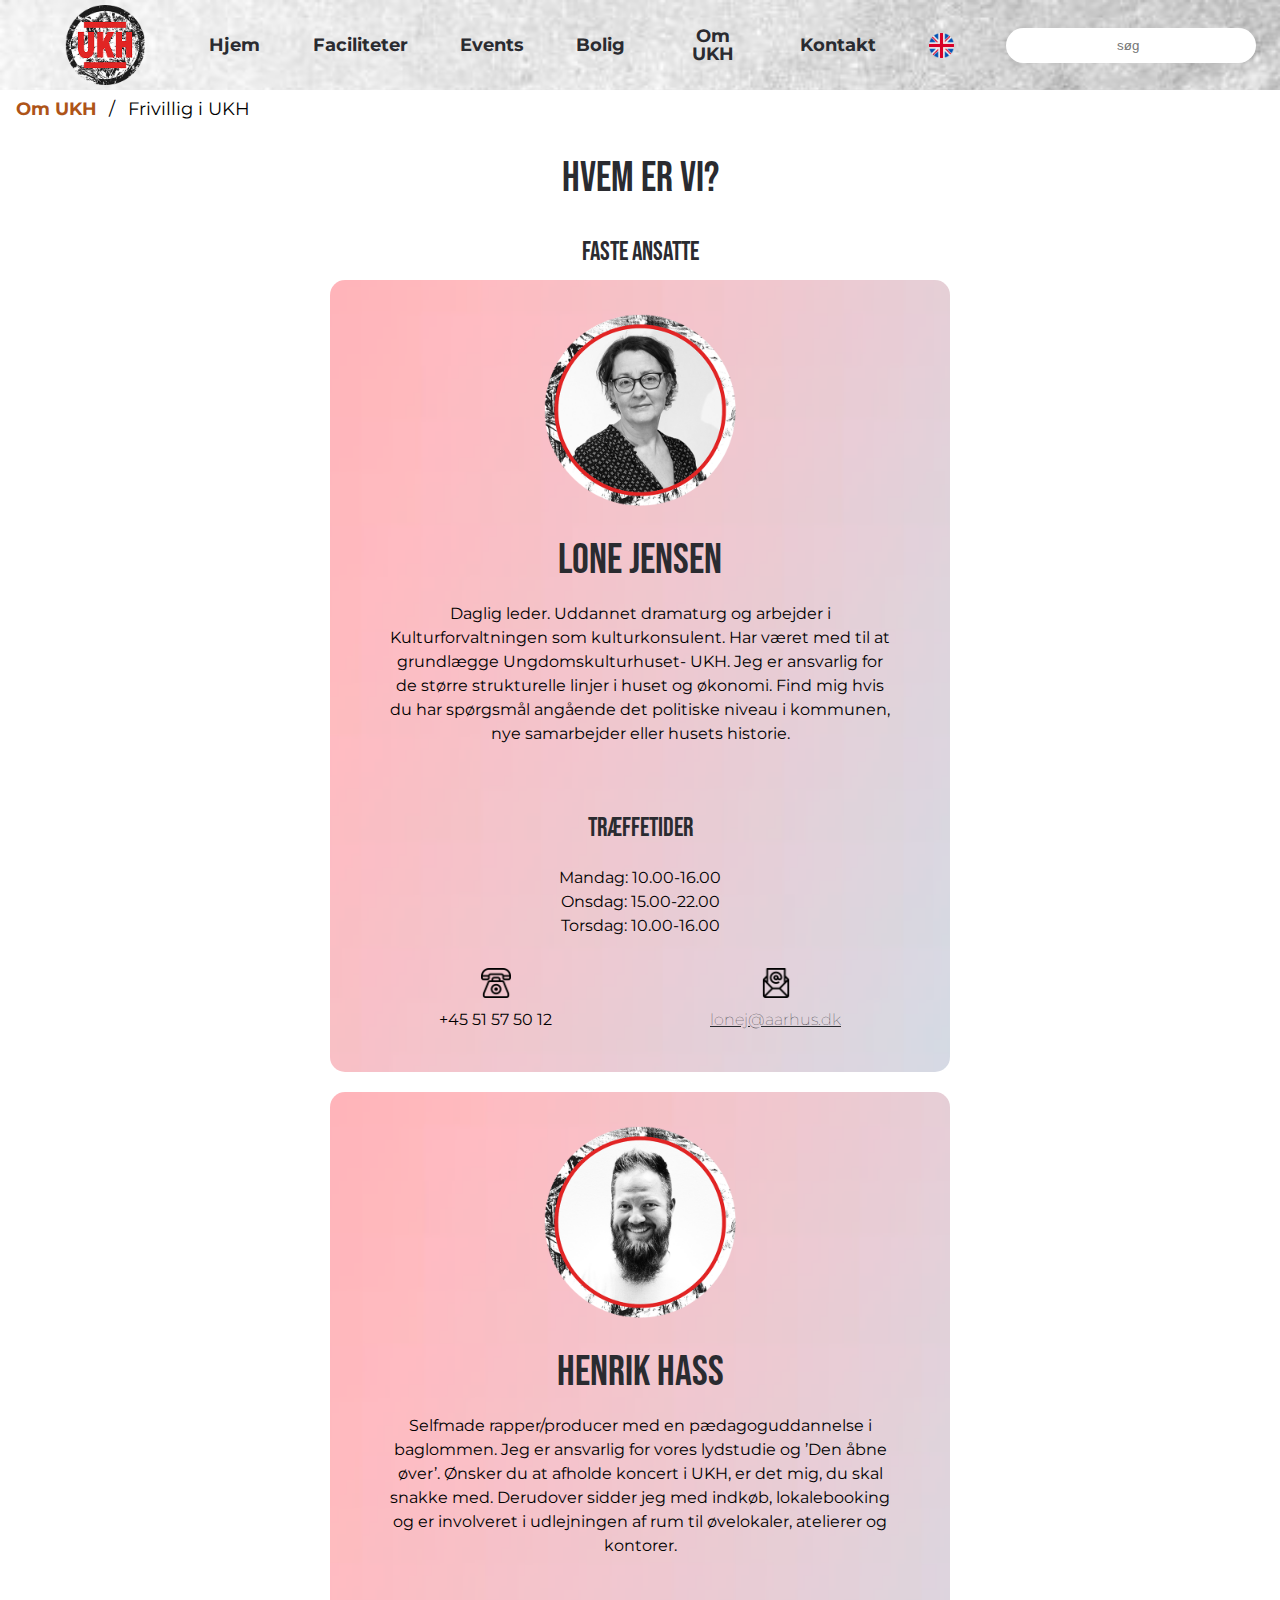
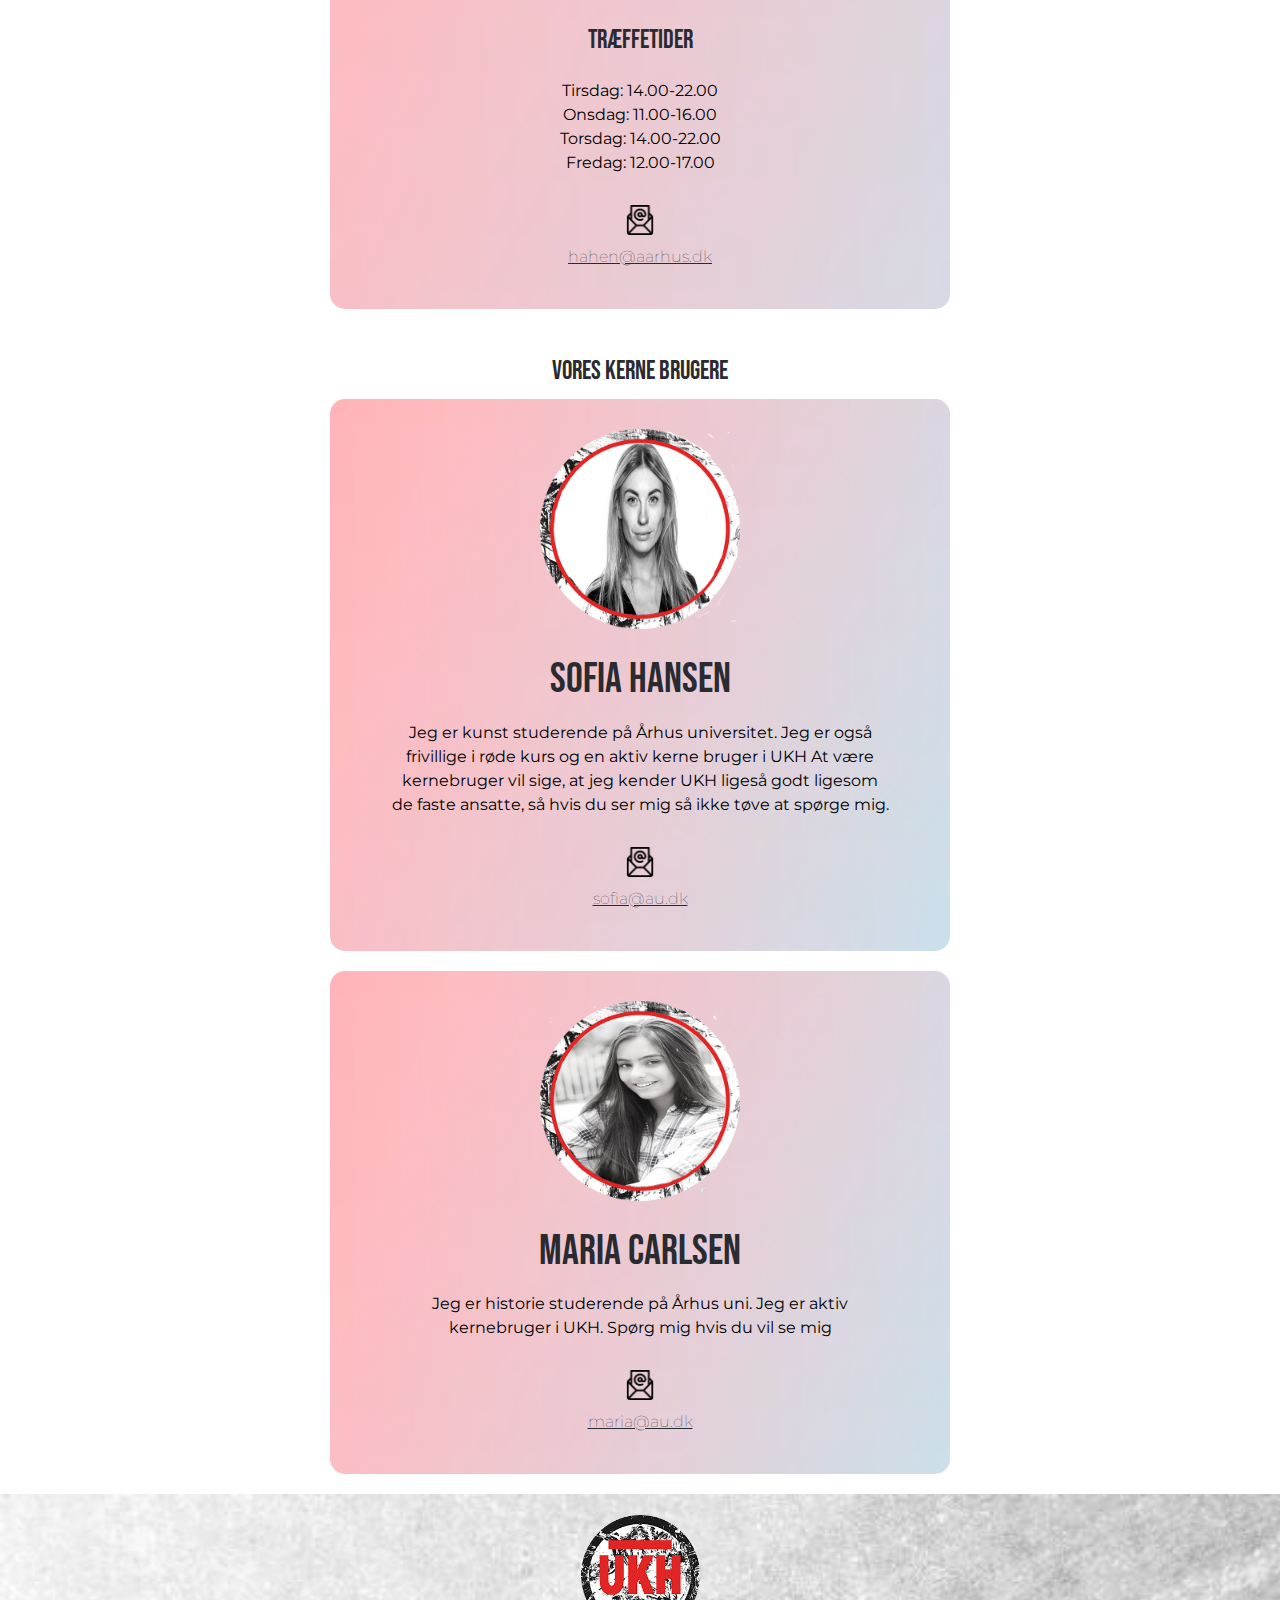
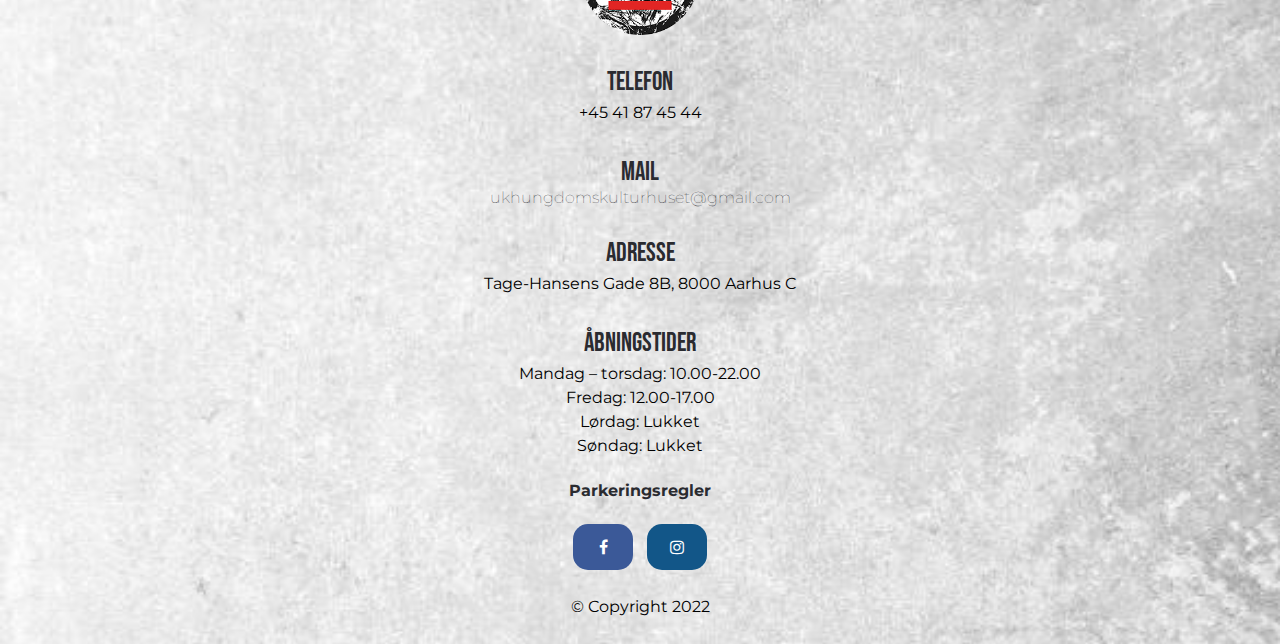
<file: dansk/ansatte.html>
<!DOCTYPE html>
<html lang="da">
<head>
    <meta charset="UTF-8">
    <meta http-equiv="X-UA-Compatible" content="IE=edge">
    <meta name="viewport" content="width=device-width, initial-scale=1.0">
    <title>Ungdomskulturhuset</title>
    <link rel="stylesheet" href="/styling/styles.css">
    <link rel="stylesheet" href="/styling/omukh.css">
    <link rel="preconnect" href="https://fonts.googleapis.com">
    <link rel="preconnect" href="https://fonts.gstatic.com" crossorigin>
    <link href="https://fonts.googleapis.com/css2?family=Bebas+Neue&family=Montserrat&display=swap" rel="stylesheet">
    <link rel="stylesheet" href="https://cdnjs.cloudflare.com/ajax/libs/font-awesome/4.7.0/css/font-awesome.min.css">
    <script src="https://code.jquery.com/jquery-3.6.0.min.js"></script>
</head>
<body>
    <header>
        <nav class="navbar">
            <div class="hamburger">
                <span class="bar"></span>
                <span class="bar"></span>
                <span class="bar"></span>
            </div>
            <a id="logo-container" href="/index.html"><img id="logo" src="/images/ukhlogo.png" alt="logo"></a>
                <ul class="nav-menu">
                    <li class="nav-item">
                            <a href="/index.html" class="nav-link">Hjem</a>
                    </li>
                    <li class="nav-item drop" >
                        
                        <a href="/dansk/faciliteter.html" class="nav-link">Faciliteter</a>
                        <ul class="dropdown">
                            <li class="dropdown-item"><a href="/dansk/booking.html" class="dropdown-link">Book lokale</a></li>
                            <li class="dropdown-item"><a href="" class="dropdown-link">Køkkenet</a></li>
                            <li class="dropdown-item"><a href="" class="dropdown-link">Projektgangen</a></li>
                            <li class="dropdown-item"><a href="" class="dropdown-link">Bibliotek</a></li>
                            <li class="dropdown-item"><a href="/dansk/musikstudie.html" class="dropdown-link">Musikstudie</a></li>
                            <li class="dropdown-item"><a href="" class="dropdown-link">Åbent øver</a></li>
                            <li class="dropdown-item"><a href="" class="dropdown-link">Åbent atelier</a></li>
                            <li class="dropdown-item"><a href="" class="dropdown-link">Syværkstedet</a></li>
                            <li class="dropdown-item"><a href="" class="dropdown-link">Dansesal</a></li>
                            <li class="dropdown-item"><a href="" class="dropdown-link">Mørkekammer</a></li>
                            <li class="dropdown-item"><a href="" class="dropdown-link">Serigrafi</a></li>
                            <li class="dropdown-item"><a href="/dansk/bolig.html" class="dropdown-link">Bolig</a></li>
                        </ul>
                    </li>
                    <li class="nav-item">
                        <a href="/dansk/events.html" class="nav-link">Events</a>
                    </li>
                    <li class="nav-item">
                        <a href="/dansk/bolig.html" class="nav-link">Bolig</a>
                    </li>
                    <li class="nav-item drop">
                        <a href="/dansk/omukh.html" class="nav-link">Om UKH</a>
                        <ul class="dropdown">
                            <li class="dropdown-item"><a href="/dansk/voreshistorie.html" class="dropdown-link">Vores historie</a></li>
                            <li class="dropdown-item"><a href="/dansk/ansatte.html" class="dropdown-link">Ansatte</a></li>
                            <li class="dropdown-item"><a href="#" class="dropdown-link">Samarbejdspartnere</a></li>
                            <li class="dropdown-item"><a href="/dansk/frivillig.html" class="dropdown-link">Frivillig i UKH</a></li>
                        </ul>
                    </li>
                    <li class="nav-item">
                        <a href="/dansk/kontakt.html" class="nav-link">Kontakt</a>
                    </li>
                    <a href="#" class="sprog-lt">
                        <img src="/images/engelsk.png" alt="engelsk sprog">
                </a>
                    <li>
                        <input class="search-box" type="search" placeholder="&nbsp søg">
                    </li>
                    
                </ul>
                    <a href="#" class="sprog">
                        <img src="/images/engelsk.png" alt="engelsk sprog">
                </a>
      </nav>
    </header>
    <ul class="breadcrumb">
        <li><a href="/dansk/omukh.html">Om UKH</a></li>
        <li>Frivillig i UKH</li>
    </ul>
    <section id="ansatte" class="centreret-info pad25">
        <h1>Hvem er vi?</h1>
        <h2>Faste ansatte</h2>
        <div class="ansat">
            <img src="/images/lone.png" alt="profilbillede">
            <h1>Lone jensen</h1>
            <p>Daglig leder. Uddannet dramaturg og 
                arbejder i Kulturforvaltningen som 
                kulturkonsulent. 
                Har været med til at grundlægge 
                Ungdomskulturhuset- UKH.
                
                Jeg er ansvarlig for de større 
                strukturelle linjer i huset og økonomi. 
                Find mig hvis du har spørgsmål 
                angående det politiske niveau 
                i kommunen, nye samarbejder 
                eller husets historie.
             </p>
             <h2>Træffetider</h2>
             <p>Mandag: 10.00-16.00
                <br>
                Onsdag: 15.00-22.00
                <br>
                Torsdag: 10.00-16.00
                </p>
            <div class="ansatkontakt">
                <div>
                    <img src="/images/tlficon.png" alt="telefon ikon">
                    <p>+45 51 57 50 12</p>
                </div>
                <div>
                    <img src="/images/mailicon.png" alt="mail icon">
                    <a href="mailto:lonej@aarhus.dk"><p>lonej@aarhus.dk</p></a>
                </div>
                </div>
            </div>
        <div class="ansat">
            <img src="/images/henrik.png" alt="profilbillede">
            <h1>Henrik Hass</h1>
            <p>Selfmade rapper/producer med 
                en pædagoguddannelse i 
                baglommen. 
                Jeg er ansvarlig for vores lydstudie 
                og ’Den åbne øver’. 
                Ønsker du at afholde koncert i UKH, 
                er det mig, du skal snakke med. 
                Derudover sidder jeg med indkøb, 
                lokalebooking og er involveret i 
                udlejningen af rum til øvelokaler, 
                atelierer og kontorer.      
            </p>
            <h2>Træffetider</h2>
            <p>Tirsdag: 14.00-22.00
                <br>
                Onsdag: 11.00-16.00
                <br>
                Torsdag: 14.00-22.00
                <br>
                Fredag: 12.00-17.00
            </p>
            <div class="ansatkontakt">
                <div>
                    <img src="/images/mailicon.png" alt="mail icon">
                    <a href="mailto:hahen@aarhus.dk"><p>hahen@aarhus.dk</p></a>
                </div>
            </div>
        </div>
            <h2>vores kerne brugere</h2>
            <div class="ansat">
                <img src="/images/sofia.png" alt="profilbillede">
                <h1>Sofia Hansen</h1>
                <p>Jeg er kunst studerende på Århus 
                    universitet. Jeg er også frivillige i røde
                    kurs og en aktiv kerne bruger i UKH 
                    At være kernebruger vil sige, 
                    at jeg kender UKH ligeså godt ligesom
                    de faste ansatte, så hvis du ser mig 
                    så  ikke tøve at spørge mig.                          
                 </p>
                    <div class="ansatkontakt">
                        <div>
                            <img src="/images/mailicon.png" alt="mail icon">
                            <a href="mailto:sofia@au.dk"><p>sofia@au.dk</p></a>
                        </div>
                    </div>
                </div>
                <div class="ansat">
                    <img src="/images/Maria.png" alt="profilbillede">
                    <h1>Maria carlsen</h1>
                    <p>Jeg er historie studerende på Århus 
                        uni. Jeg er aktiv kernebruger i UKH. 
                        Spørg mig hvis du vil se mig                            
                     </p>
                     <div class="ansatkontakt">
                        <div>
                            <img src="/images/mailicon.png" alt="mail icon">
                            <a href="mailto:maria@au.dk"><p>maria@au.dk</p></a>
                        </div>
                    </div>
                </div>

    </section>

    <footer>
        <a href="#"><img src="/images/ukhlogo.png" alt="logo"></a>
        <div class="kontaktinfo">
            <h2>telefon</h2>
            <p>+45 41 87 45 44</p>
        </div>
        <div class="kontaktinfo">
            <h2>mail</h2>
            <a class="mail-link" href="mailto:ukhungdomskulturhuset@gmail.com">ukhungdomskulturhuset@gmail.com</a>
        </div>
        <div class="kontaktinfo">
            <h2>Adresse</h2>
            <p>Tage-Hansens Gade 8B,
                8000 Aarhus C</p>
        </div>
        <div id="aabningstider" class="kontaktinfo">
            <h2>Åbningstider</h2>
            <p>Mandag – torsdag: 10.00-22.00 <br>
                <p>Fredag: 12.00-17.00</p>
            <p>Lørdag: Lukket</p>
       <p>Søndag: Lukket</p>
        </div>
    
        <a class="parking" href="/dansk/omukh.html">Parkeringsregler</a>
        <div class="socialmedia">
            <a href="https://www.facebook.com/ungdomskulturhuset" class="fa fa-facebook"></a>
            <a href="https://www.instagram.com/ungdomskulturhuset_ukh/" class="fa fa-instagram"></a>
            </div>
    
        <p class="parking">&copy; Copyright 2022
        </p>
    
    </footer>
    <script src="/js/javascript.js"></script>
    </body>
    </html>
</file>
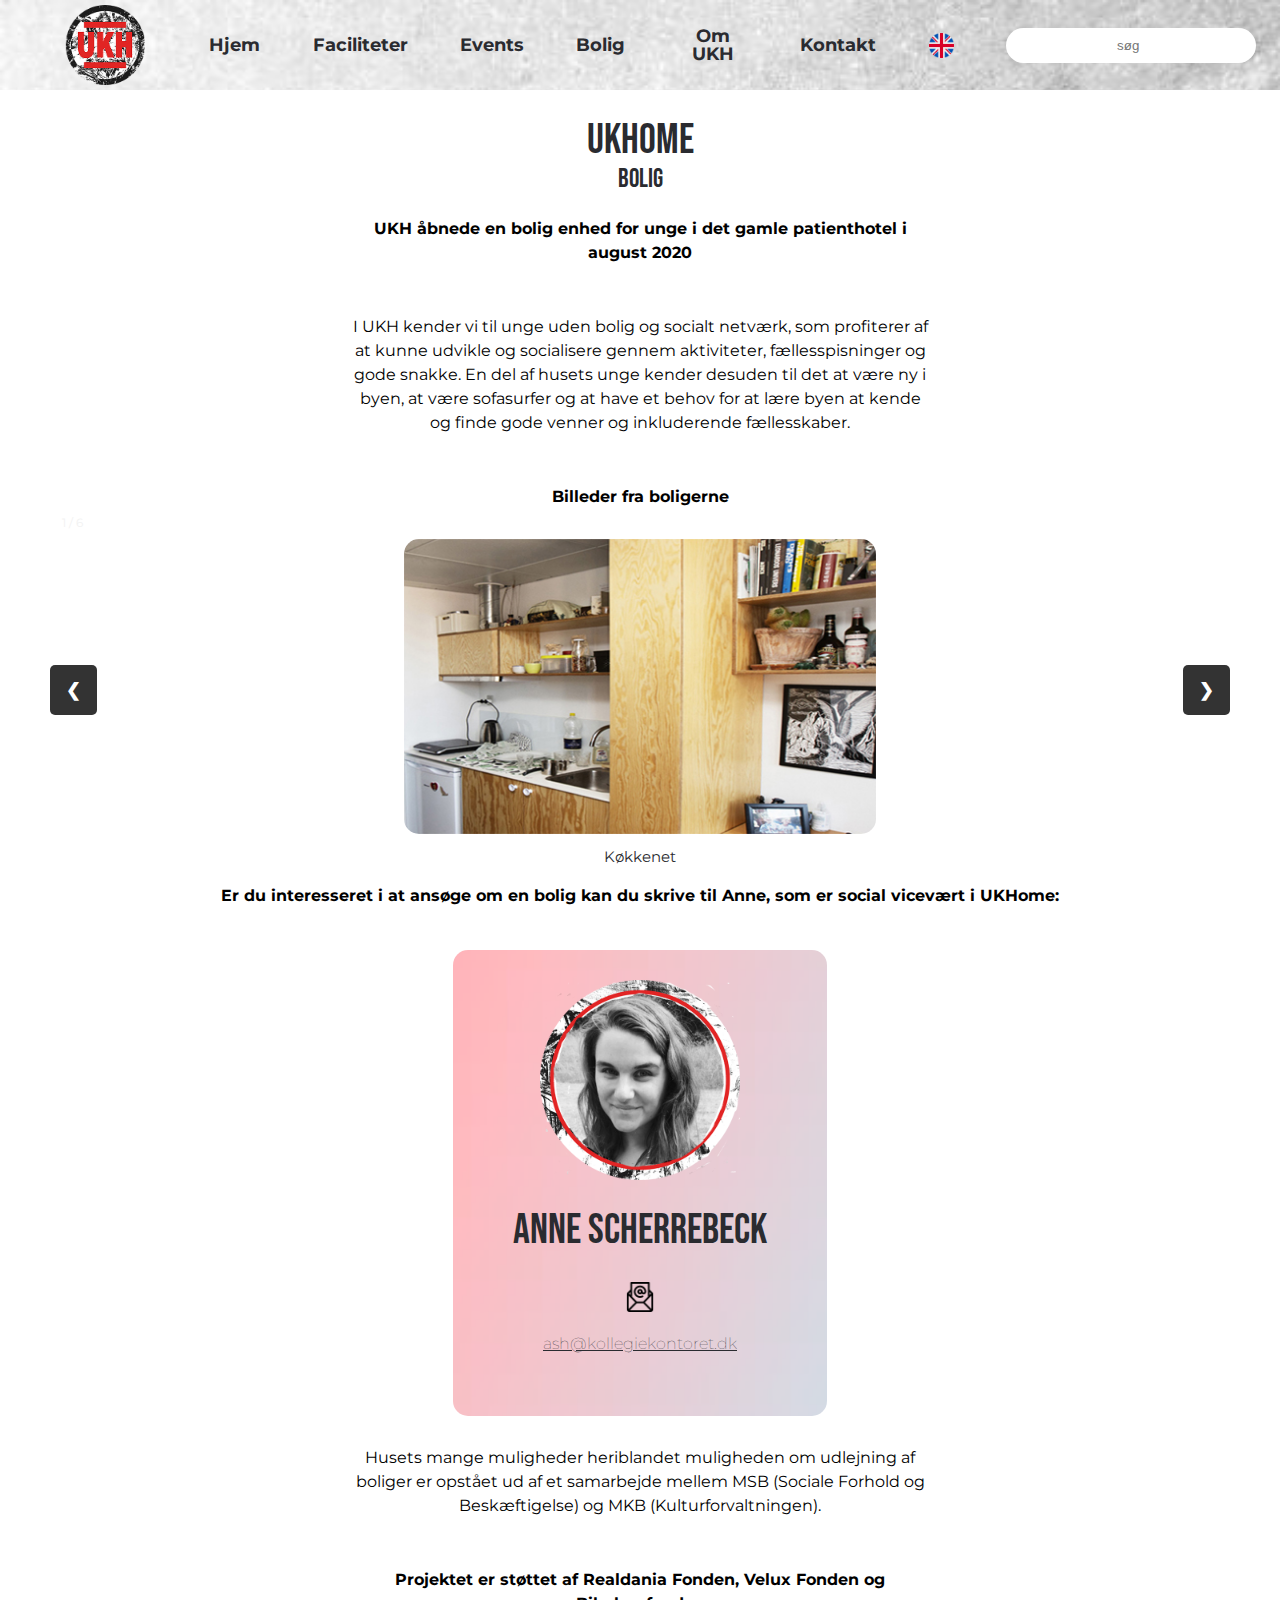
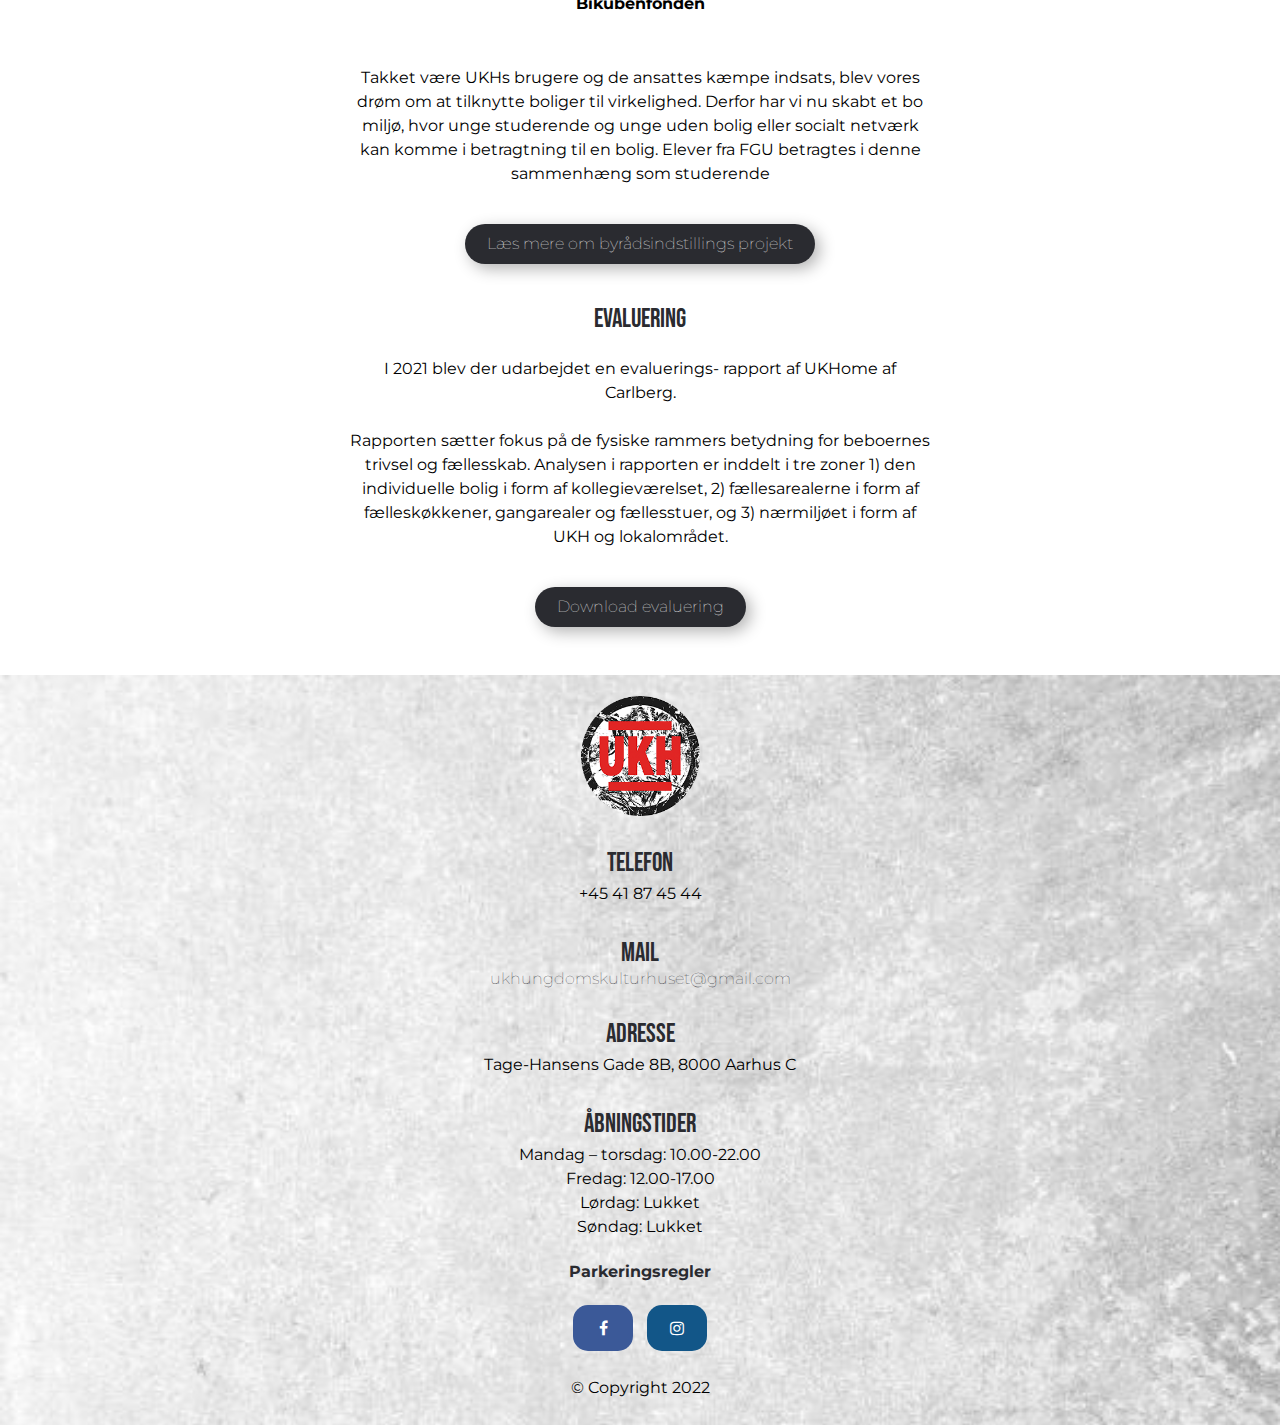
<file: dansk/bolig.html>
<!DOCTYPE html>
<html lang="da">
<head>
    <meta charset="UTF-8">
    <meta http-equiv="X-UA-Compatible" content="IE=edge">
    <meta name="viewport" content="width=device-width, initial-scale=1.0">
    <title>Ungdomskulturhuset</title>
    <link rel="stylesheet" href="/styling/styles.css">
    <link rel="stylesheet" href="/styling/bolig.css">
    <link rel="preconnect" href="https://fonts.googleapis.com">
    <link rel="preconnect" href="https://fonts.gstatic.com" crossorigin>
    <link href="https://fonts.googleapis.com/css2?family=Bebas+Neue&family=Montserrat&display=swap" rel="stylesheet">
    <link rel="stylesheet" href="https://cdnjs.cloudflare.com/ajax/libs/font-awesome/4.7.0/css/font-awesome.min.css">
    <script src="https://code.jquery.com/jquery-3.6.0.min.js"></script>
</head>
<body>
    <header>
        <nav class="navbar">
            <div class="hamburger">
                <span class="bar"></span>
                <span class="bar"></span>
                <span class="bar"></span>
            </div>
            <a id="logo-container" href="/index.html"><img id="logo" src="/images/ukhlogo.png" alt="logo"></a>
                <ul class="nav-menu">
                    <li class="nav-item">
                            <a href="/index.html" class="nav-link">Hjem</a>
                    </li>
                    <li class="nav-item drop" >
                        
                        <a href="/dansk/faciliteter.html" class="nav-link">Faciliteter</a>
                        <ul class="dropdown">
                            <li class="dropdown-item"><a href="/dansk/booking.html" class="dropdown-link">Book lokale</a></li>
                            <li class="dropdown-item"><a href="" class="dropdown-link">Køkkenet</a></li>
                            <li class="dropdown-item"><a href="" class="dropdown-link">Projektgangen</a></li>
                            <li class="dropdown-item"><a href="" class="dropdown-link">Bibliotek</a></li>
                            <li class="dropdown-item"><a href="/dansk/musikstudie.html" class="dropdown-link">Musikstudie</a></li>
                            <li class="dropdown-item"><a href="" class="dropdown-link">Åbent øver</a></li>
                            <li class="dropdown-item"><a href="" class="dropdown-link">Åbent atelier</a></li>
                            <li class="dropdown-item"><a href="" class="dropdown-link">Syværkstedet</a></li>
                            <li class="dropdown-item"><a href="" class="dropdown-link">Dansesal</a></li>
                            <li class="dropdown-item"><a href="" class="dropdown-link">Mørkekammer</a></li>
                            <li class="dropdown-item"><a href="" class="dropdown-link">Serigrafi</a></li>
                            <li class="dropdown-item"><a href="/dansk/bolig.html" class="dropdown-link">Bolig</a></li>
                        </ul>
                    </li>
                    <li class="nav-item">
                        <a href="/dansk/events.html" class="nav-link">Events</a>
                    </li>
                    <li class="nav-item">
                        <a href="/dansk/bolig.html" class="nav-link">Bolig</a>
                    </li>
                    <li class="nav-item drop">
                        <a href="/dansk/omukh.html" class="nav-link">Om UKH</a>
                        <ul class="dropdown">
                            <li class="dropdown-item"><a href="/dansk/voreshistorie.html" class="dropdown-link">Vores historie</a></li>
                            <li class="dropdown-item"><a href="/dansk/ansatte.html" class="dropdown-link">Ansatte</a></li>
                            <li class="dropdown-item"><a href="#" class="dropdown-link">Samarbejdspartnere</a></li>
                            <li class="dropdown-item"><a href="/dansk/frivillig.html" class="dropdown-link">Frivillig i UKH</a></li>
                        </ul>
                    </li>
                    <li class="nav-item">
                        <a href="/dansk/kontakt.html" class="nav-link">Kontakt</a>
                    </li>
                    <a href="#" class="sprog-lt">
                        <img src="/images/engelsk.png" alt="engelsk sprog">
                </a>
                    <li>
                        <input class="search-box" type="search" placeholder="&nbsp søg">
                    </li>
                    
                </ul>
                    <a href="#" class="sprog">
                        <img src="/images/engelsk.png" alt="engelsk sprog">
                </a>
      </nav>
    </header>
    <section class="centreret-info pad25">
        <h1>UKHome</h1>
        <h2>Bolig</h2>
        <p class="boldtext">UKH åbnede en bolig enhed for unge i 
            det gamle patienthotel i august 2020
        </p>
        <p>I UKH kender vi til unge uden bolig og socialt netværk, som profiterer af at kunne 
            udvikle og socialisere gennem aktiviteter, fællesspisninger og gode snakke. 
            En del af husets unge kender desuden til det at være ny i byen, 
            at være sofasurfer og at have et behov for at lære byen at kende og finde gode 
            venner og inkluderende fællesskaber.</p>
    </section>
        <section class="slideshow">
            <p>Billeder fra boligerne</p>
            <div class="slideshow-container">
        
                <div class="mySlides fade">
                  <div class="numbertext">1 / 6</div>
                  <img src="/images/Køkkenet.jpg" alt="bolig billede">
                  <div class="text">Køkkenet</div>
                </div>
                
                <div class="mySlides fade">
                  <div class="numbertext">2 / 6</div>
                  <img src="/images/Køkkenhjørne.jpg" alt="bolig billede">
                  <div class="text">Køkkenhjørne</div>
                </div>
        
                <div class="mySlides fade">
                    <div class="numbertext">3 / 6</div>
                    <img src="/images/bad.jpg" alt="bolig billede">
                    <div class="text">Badeværelse</div>
                  </div>
        
                <div class="mySlides fade">
                  <div class="numbertext">4 / 6</div>
                  <img src="/images/siddeHjørne.jpg" alt="bolig billede">
                  <div class="text">Siddehjørne</div>
                </div>
        
                <div class="mySlides fade">
                <div class="numbertext">5 / 6</div>
                <img src="/images/Tøjskab.jpg" alt="bolig billede">
                <div class="text">Tøjskab</div>
                </div>
                
                <div class="mySlides fade">
                <div class="numbertext">6 / 6</div>
                <img src="/images/seng.jpg" alt="bolig billede">
                <div class="text">Seng</div>
                </div>
                
                
                <a class="prev" onclick="plusSlides(-1)">❮</a>
                <a class="next" onclick="plusSlides(1)">❯</a>     
                </div>
        </section>
        <p class=" centreret-info boldtext">Er du interesseret i at ansøge om en bolig kan du skrive til Anne, som er social vicevært i UKHome:</p>
        <br><br>
        <section id="ansatte" class="centreret-info pad25">
            <div class="ansat">
                <img src="/images/Anne.png" alt="henrik profilbillede">
                <h1>Anne Scherrebeck                    
                    </h1>
                <div class="ansatkontakt">
                    <div>
                        <img src="/images/mailicon.png" alt="mail icon">
                        <a href="mailto:ash@kollegiekontoret.dk"><p>ash@kollegiekontoret.dk  </p></a>
                    </div>
                    </div>
                </div>
        </section>
        <section class="centreret-info pad25">
        <p>
            Husets mange muligheder heriblandet muligheden om udlejning af boliger  
er opstået ud af et samarbejde mellem MSB (Sociale Forhold og 
            Beskæftigelse) og MKB (Kulturforvaltningen).
        </p>
        <p class="boldtext">Projektet er støttet af Realdania Fonden, 
            Velux Fonden og Bikubenfonden</p>
        <p>
            Takket være UKHs brugere og de ansattes 
            kæmpe indsats, blev vores drøm om 
            at tilknytte boliger til virkelighed. 
            Derfor har vi nu skabt et bo miljø, hvor unge 
            studerende og unge uden bolig eller 
            socialt netværk kan komme i betragtning 
            til en bolig. 
            Elever fra FGU betragtes i denne 
            sammenhæng som studerende
         </p>
    </section>
    <div class="cta-knap">
        <a class="button blackbutton" href="/dansk/omukh.html">Læs mere om byrådsindstillings projekt</a>
    </div>
    <section class="centreret-info pad25">
        <h2>Evaluering</h2>
        <p>
            I 2021 blev der udarbejdet en evaluerings-
            rapport af UKHome af Carlberg. 
            <br><br>
            Rapporten sætter fokus på de fysiske 
            rammers betydning for beboernes 
            trivsel og fællesskab. 
            Analysen i rapporten er inddelt i tre zoner
             1) den individuelle bolig i form 
            af kollegieværelset, 
            2) fællesarealerne i form af fælleskøkkener, 
            gangarealer og fællesstuer, og 
            3) nærmiljøet i form af UKH og lokalområdet.
         </p>
    </section>
    <div class="cta-knap">
        <a class="button blackbutton" href="/dansk/omukh.html">Download evaluering</a>
    </div>
    <footer>
        <a href="#"><img src="/images/ukhlogo.png" alt="logo"></a>
        <div class="kontaktinfo">
            <h2>telefon</h2>
            <p>+45 41 87 45 44</p>
        </div>
        <div class="kontaktinfo">
            <h2>mail</h2>
            <a class="mail-link" href="mailto:ukhungdomskulturhuset@gmail.com">ukhungdomskulturhuset@gmail.com</a>
        </div>
        <div class="kontaktinfo">
            <h2>Adresse</h2>
            <p>Tage-Hansens Gade 8B,
                8000 Aarhus C</p>
        </div>
        <div id="aabningstider" class="kontaktinfo">
            <h2>Åbningstider</h2>
            <p>Mandag – torsdag: 10.00-22.00 <br>
                <p>Fredag: 12.00-17.00</p>
            <p>Lørdag: Lukket</p>
       <p>Søndag: Lukket</p>
        </div>
    
          
        <a class="parking" href="/dansk/omukh.html">Parkeringsregler</a>
        <div class="socialmedia">
            <a href="https://www.facebook.com/ungdomskulturhuset" class="fa fa-facebook"></a>
        <a href="https://www.instagram.com/ungdomskulturhuset_ukh/" class="fa fa-instagram"></a>
            </div>
    
        <p class="parking">&copy; Copyright 2022
        </p>
    
    </footer>
    <script src="/js/javascript.js"></script>
    </body>
    </html>
</file>
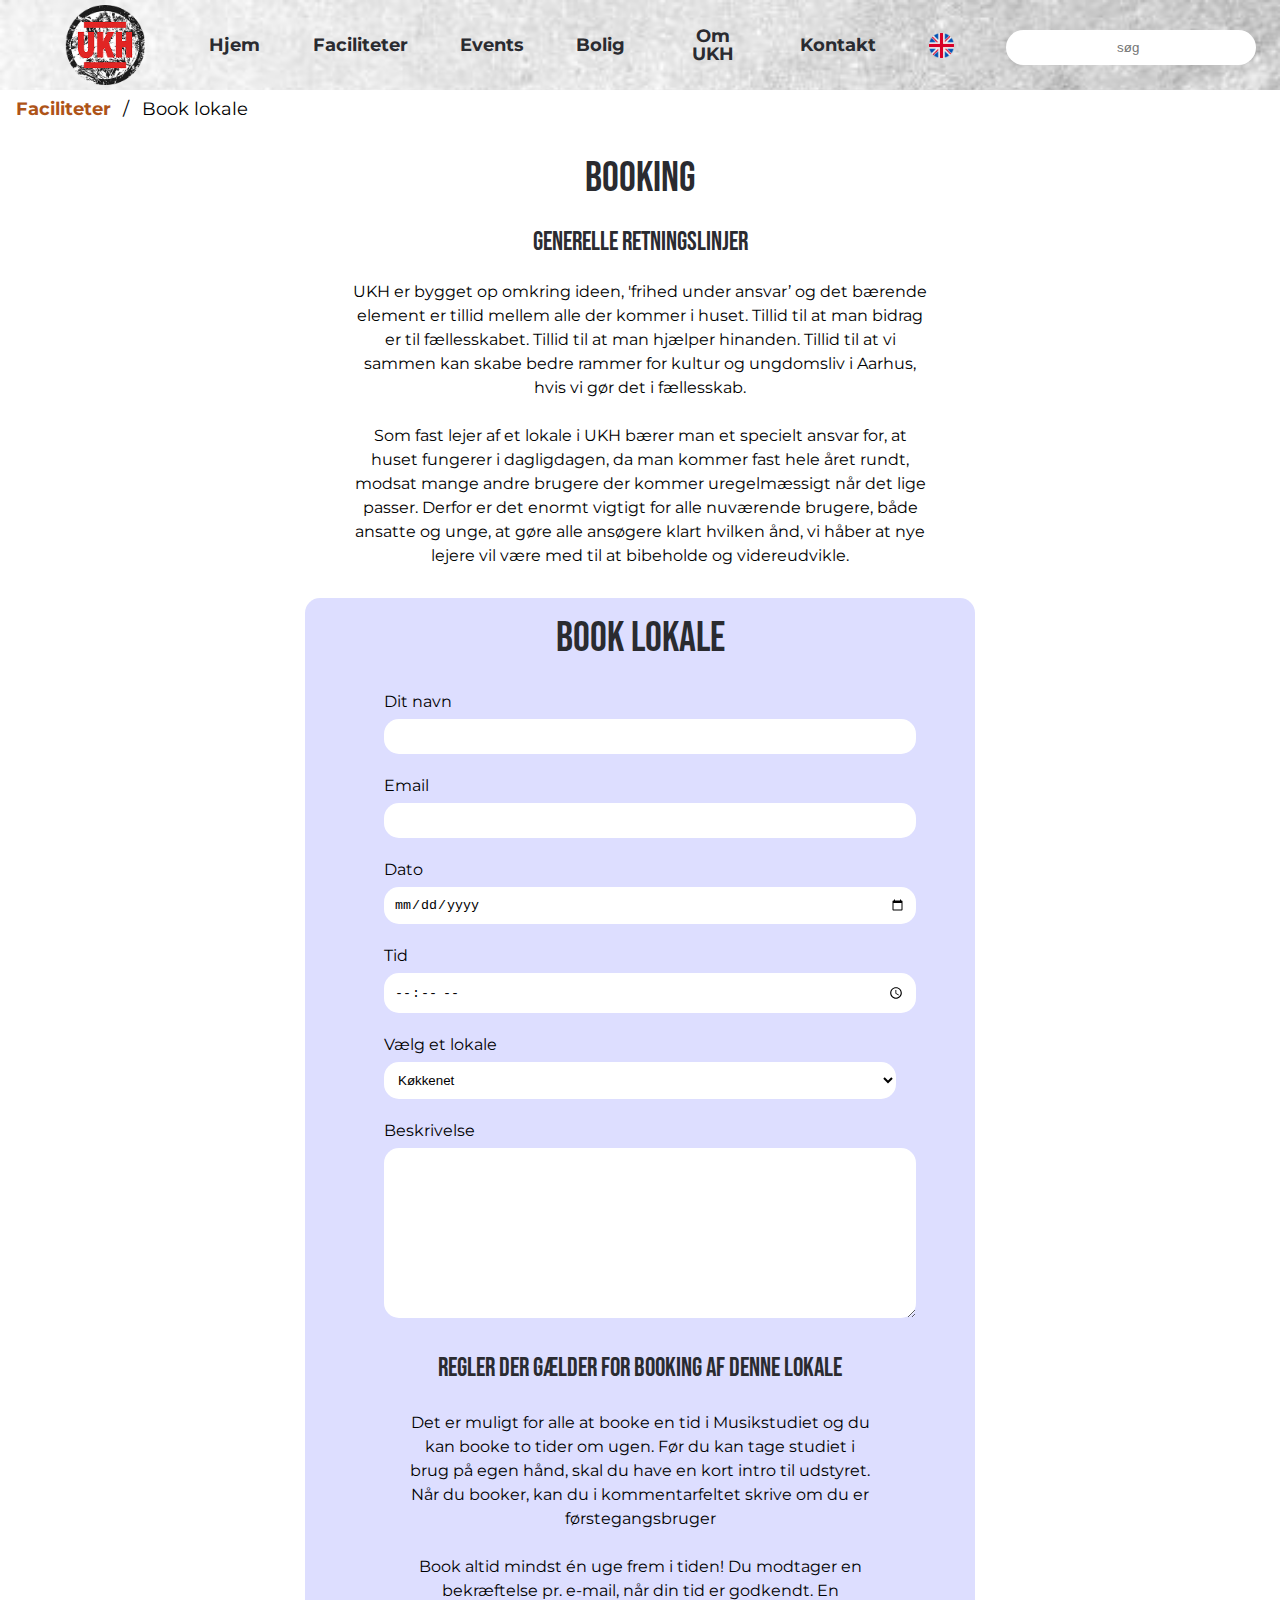
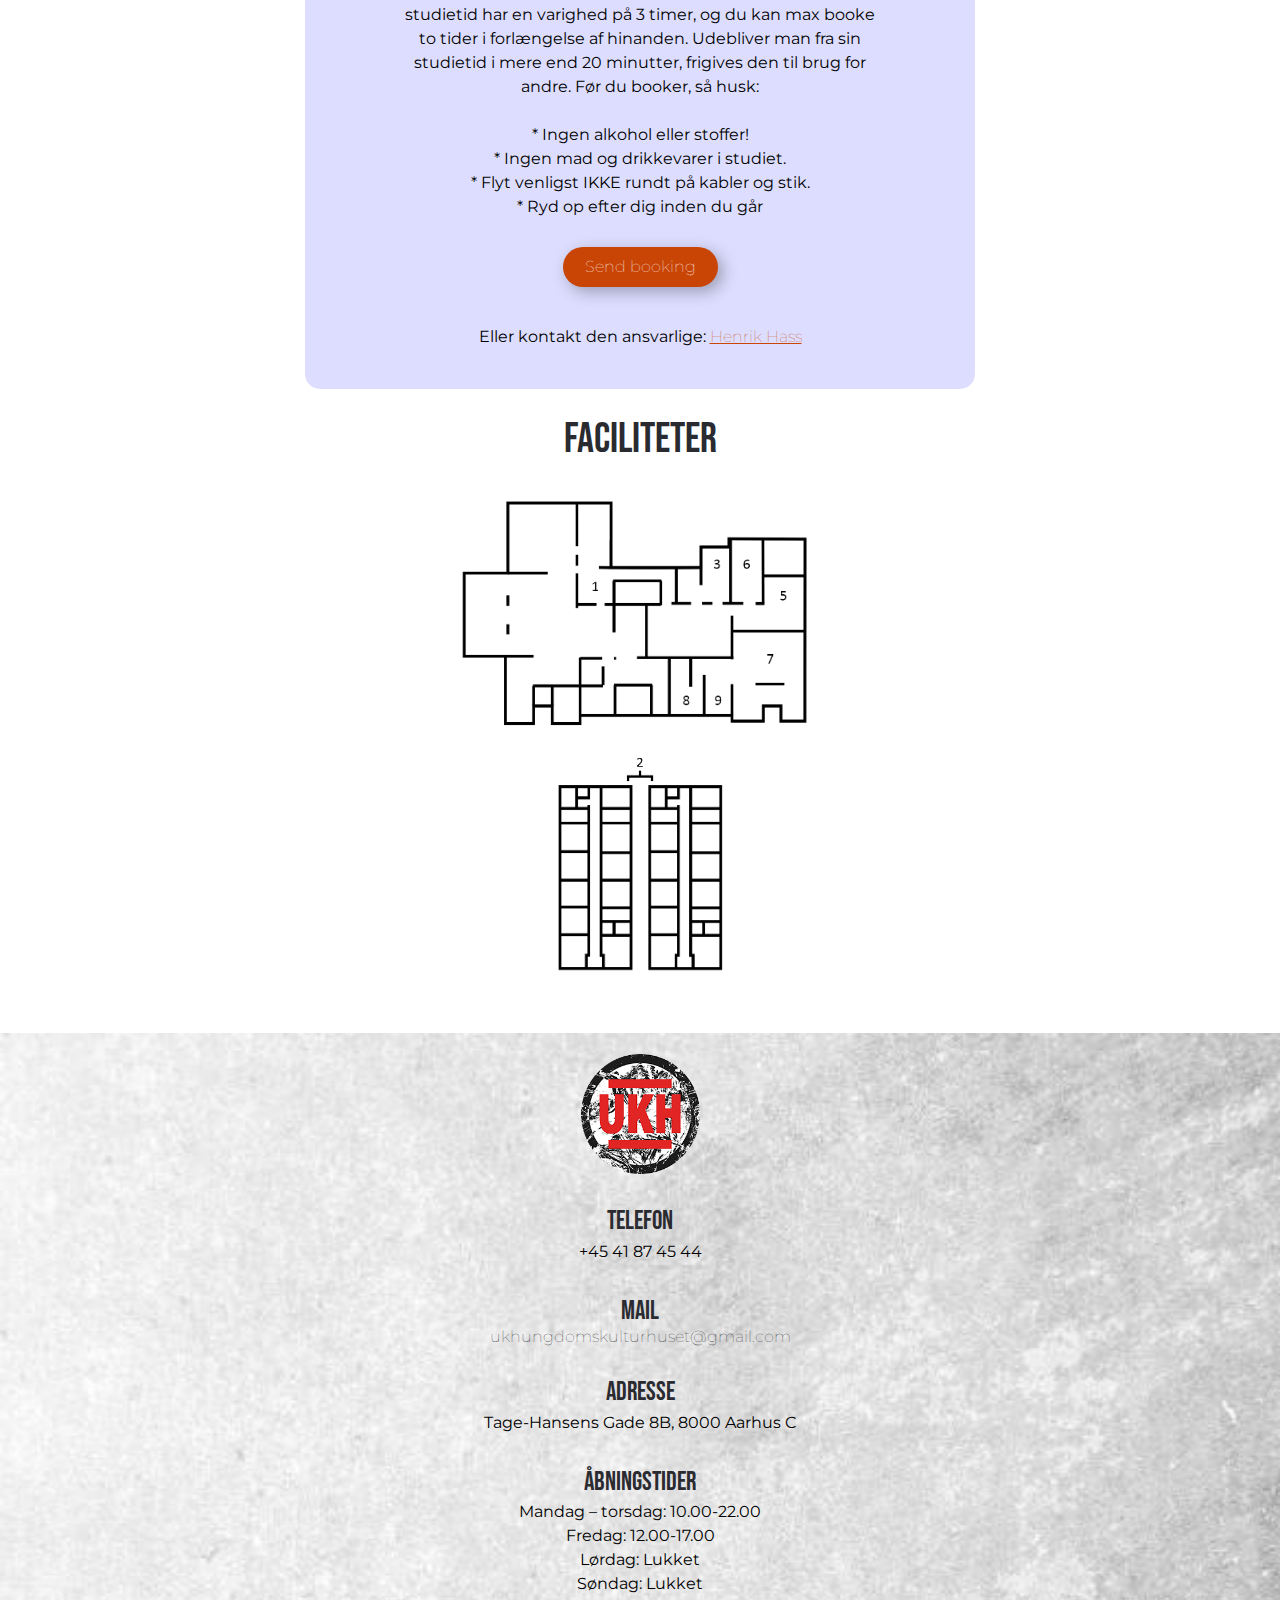
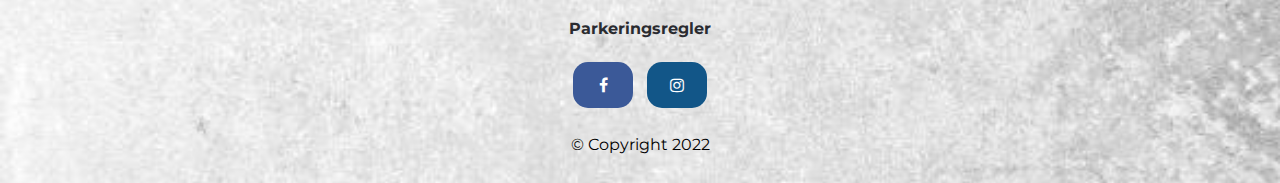
<file: dansk/booking.html>
<!DOCTYPE html>
<html lang="da">
<head>
    <meta charset="UTF-8">
    <meta http-equiv="X-UA-Compatible" content="IE=edge">
    <meta name="viewport" content="width=device-width, initial-scale=1.0">
    <title>Ungdomskulturhuset</title>
    <link rel="stylesheet" href="/styling/styles.css">
    <link rel="stylesheet" href="/styling/booking.css">
    <link rel="preconnect" href="https://fonts.googleapis.com">
    <link rel="preconnect" href="https://fonts.gstatic.com" crossorigin>
    <link href="https://fonts.googleapis.com/css2?family=Bebas+Neue&family=Montserrat&display=swap" rel="stylesheet">
    <link rel="stylesheet" href="https://cdnjs.cloudflare.com/ajax/libs/font-awesome/4.7.0/css/font-awesome.min.css">
    <script src="https://code.jquery.com/jquery-3.6.0.min.js"></script>
</head>
<body>
    <header>
        <nav class="navbar">
            <div class="hamburger">
                <span class="bar"></span>
                <span class="bar"></span>
                <span class="bar"></span>
            </div>
            <a id="logo-container" href="/index.html"><img id="logo" src="/images/ukhlogo.png" alt="logo"></a>
                <ul class="nav-menu">
                    <li class="nav-item">
                            <a href="/index.html" class="nav-link">Hjem</a>
                    </li>
                    <li class="nav-item drop" >
                        
                        <a href="/dansk/faciliteter.html" class="nav-link">Faciliteter</a>
                        <ul class="dropdown">
                            <li class="dropdown-item"><a href="/dansk/booking.html" class="dropdown-link">Book lokale</a></li>
                            <li class="dropdown-item"><a href="" class="dropdown-link">Køkkenet</a></li>
                            <li class="dropdown-item"><a href="" class="dropdown-link">Projektgangen</a></li>
                            <li class="dropdown-item"><a href="" class="dropdown-link">Bibliotek</a></li>
                            <li class="dropdown-item"><a href="/dansk/musikstudie.html" class="dropdown-link">Musikstudie</a></li>
                            <li class="dropdown-item"><a href="" class="dropdown-link">Åbent øver</a></li>
                            <li class="dropdown-item"><a href="" class="dropdown-link">Åbent atelier</a></li>
                            <li class="dropdown-item"><a href="" class="dropdown-link">Syværkstedet</a></li>
                            <li class="dropdown-item"><a href="" class="dropdown-link">Dansesal</a></li>
                            <li class="dropdown-item"><a href="" class="dropdown-link">Mørkekammer</a></li>
                            <li class="dropdown-item"><a href="" class="dropdown-link">Serigrafi</a></li>
                            <li class="dropdown-item"><a href="/dansk/bolig.html" class="dropdown-link">Bolig</a></li>
                        </ul>
                    </li>
                    <li class="nav-item">
                        <a href="/dansk/events.html" class="nav-link">Events</a>
                    </li>
                    <li class="nav-item">
                        <a href="/dansk/bolig.html" class="nav-link">Bolig</a>
                    </li>
                    <li class="nav-item drop">
                        <a href="/dansk/omukh.html" class="nav-link">Om UKH</a>
                        <ul class="dropdown">
                            <li class="dropdown-item"><a href="/dansk/voreshistorie.html" class="dropdown-link">Vores historie</a></li>
                            <li class="dropdown-item"><a href="/dansk/ansatte.html" class="dropdown-link">Ansatte</a></li>
                            <li class="dropdown-item"><a href="#" class="dropdown-link">Samarbejdspartnere</a></li>
                            <li class="dropdown-item"><a href="/dansk/frivillig.html" class="dropdown-link">Frivillig i UKH</a></li>
                        </ul>
                    </li>
                    <li class="nav-item">
                        <a href="/dansk/kontakt.html" class="nav-link">Kontakt</a>
                    </li>
                    <a href="#" class="sprog-lt">
                        <img src="/images/engelsk.png" alt="engelsk sprog">
                </a>
                    <li>
                        <input class="search-box" type="search" placeholder="&nbsp søg">
                    </li>
                    
                </ul>
                    <a href="#" class="sprog">
                        <img src="/images/engelsk.png" alt="engelsk sprog">
                </a>
      </nav>
    </header>
    <ul class="breadcrumb">
        <li><a href="/dansk/faciliteter.html">Faciliteter</a></li>
        <li>Book lokale</li>
    </ul>
    <section id="retningslinjer" class="centreret-info">
        <h1>booking</h1>
        <h2>Generelle retningslinjer</h2>
        <p>UKH er bygget op omkring ideen, 'frihed under ansvar’ og det bærende element er tillid mellem alle der kommer i huset. Tillid til at man bidrag
            er til fællesskabet. Tillid til at man hjælper hinanden.
             Tillid til at vi sammen kan skabe bedre rammer for kultur og ungdomsliv i Aarhus, hvis vi gør det i fællesskab.
            <br><br>
            Som fast lejer af et lokale i UKH bærer man et specielt ansvar for, at huset fungerer i dagligdagen, da man kommer fast hele året rundt, modsat mange andre brugere der kommer uregelmæssigt når det lige passer.
             Derfor er det enormt vigtigt for alle
             nuværende brugere, både ansatte og unge, at gøre alle ansøgere klart hvilken ånd, vi håber at nye lejere vil være med til at bibeholde 
            og videreudvikle. 
         </p>
    </section>
    <section class="bf-container">
        <div class="bf-head">
            <h1>Book lokale</h1>
        </div>
        <form class="bf-bodybox" action="form.php">

            <div class="bf-row">
                <div class="bf-col-6">
                    <p>Dit navn</p>
                    <input type="text" name="fname" id="fname">
                </div>
            </div>
            <div class="bf-row">
                <div class="bf-col-6">
                    <p>Email</p>
                    <input type="email" name="email" id="email">
                </div>
            </div>
            <div class="bf-row">
                <div class="bf-col-6">
                    <p>Dato</p>
                    <input type="date" name="date" id="date">
                </div>
            </div>
            <div class="bf-row">
                <div class="bf-col-6">
                    <p>Tid</p>
                    <input type="time" name="time" id="time">
                </div>
            </div>
            <div class="bf-row">
                <div class="bf-col-6">
                    <p>Vælg et lokale</p>
                    <select name="s-select" id="select">
                        <option value="1">Køkkenet</option>
                        <option value="2">Projektgangen</option>
                        <option value="3">Biblioteket</option>
                        <option value="4">Musikstudiet</option>
                        <option value="5">Åben øver</option>
                        <option value="6">Åbne aterlie</option>
                        <option value="7">Syværkstedet</option>
                        <option value="8">Dansesalen</option>
                        <option value="9">Mørkekammeret</option>
                        <option value="10">Serigrafi</option>
                    </select>
                </div>
            </div>
            <div class="bf-row">
                <div class="bf-col-12">
                    <p>Beskrivelse</p>
                    <textarea name="message" id="message" cols="3" rows="10"></textarea>
                </div>
            </div>
            <div class="booking-regler">
            <h2>Regler der gælder for booking af denne lokale</h2>
            <p><br>
                Det er muligt for alle at booke en tid i Musikstudiet og du kan booke to tider om ugen. Før du kan tage studiet i brug på egen hånd, skal du have en kort intro til udstyret. Når du booker, kan du i kommentarfeltet skrive om du er førstegangsbruger
                <br><br>
                Book altid mindst én uge frem i tiden! Du modtager en bekræftelse pr. e-mail, når din tid er godkendt. En studietid har en varighed på 3 timer, og du kan max booke to tider i forlængelse af hinanden. Udebliver man fra sin studietid i mere end 20 minutter, frigives den til brug for andre. Før du booker, så husk:
                <br><br>
                * Ingen alkohol eller stoffer!
                <br>
                * Ingen mad og drikkevarer i studiet.
                <br>
                * Flyt venligst IKKE rundt på kabler og stik.
                <br>
                * Ryd op efter dig inden du går 
                </p>
            </div>
                <div class="cta-knap">
                    <a class="button redbutton" href="#">Send booking</a>
                </div>
            <p id="booking-ansvarlig">Eller kontakt den ansvarlige: <a href="mailto: hahen@aarhus.dk">Henrik Hass</a></p>
        </form>     
    </section>
    <div class="faciliteter centreret-info">
        <h1>Faciliteter</h1>
        <img src="/images/Plantegning.png" alt="map">
    </div>
    <footer>
        <a href="#"><img src="/images/ukhlogo.png" alt="logo"></a>
        <div class="kontaktinfo">
            <h2>telefon</h2>
            <p>+45 41 87 45 44</p>
        </div>
        <div class="kontaktinfo">
            <h2>mail</h2>
            <a class="mail-link" href="mailto:ukhungdomskulturhuset@gmail.com">ukhungdomskulturhuset@gmail.com</a>
        </div>
        <div class="kontaktinfo">
            <h2>Adresse</h2>
            <p>Tage-Hansens Gade 8B,
                8000 Aarhus C</p>
        </div>
        <div id="aabningstider" class="kontaktinfo">
            <h2>Åbningstider</h2>
            <p>Mandag – torsdag: 10.00-22.00 <br>
                <p>Fredag: 12.00-17.00</p>
            <p>Lørdag: Lukket</p>
       <p>Søndag: Lukket</p>
        </div>
        
        <a class="parking" href="/dansk/omukh.html">Parkeringsregler</a>
        <div class="socialmedia">
            <a href="https://www.facebook.com/ungdomskulturhuset" class="fa fa-facebook"></a>
            <a href="https://www.instagram.com/ungdomskulturhuset_ukh/" class="fa fa-instagram"></a>
            </div>
    
        <p class="parking">&copy; Copyright 2022
        </p>
    
    </footer>
    <script src="/js/javascript.js"></script>
    </body>
    </html>
</file>
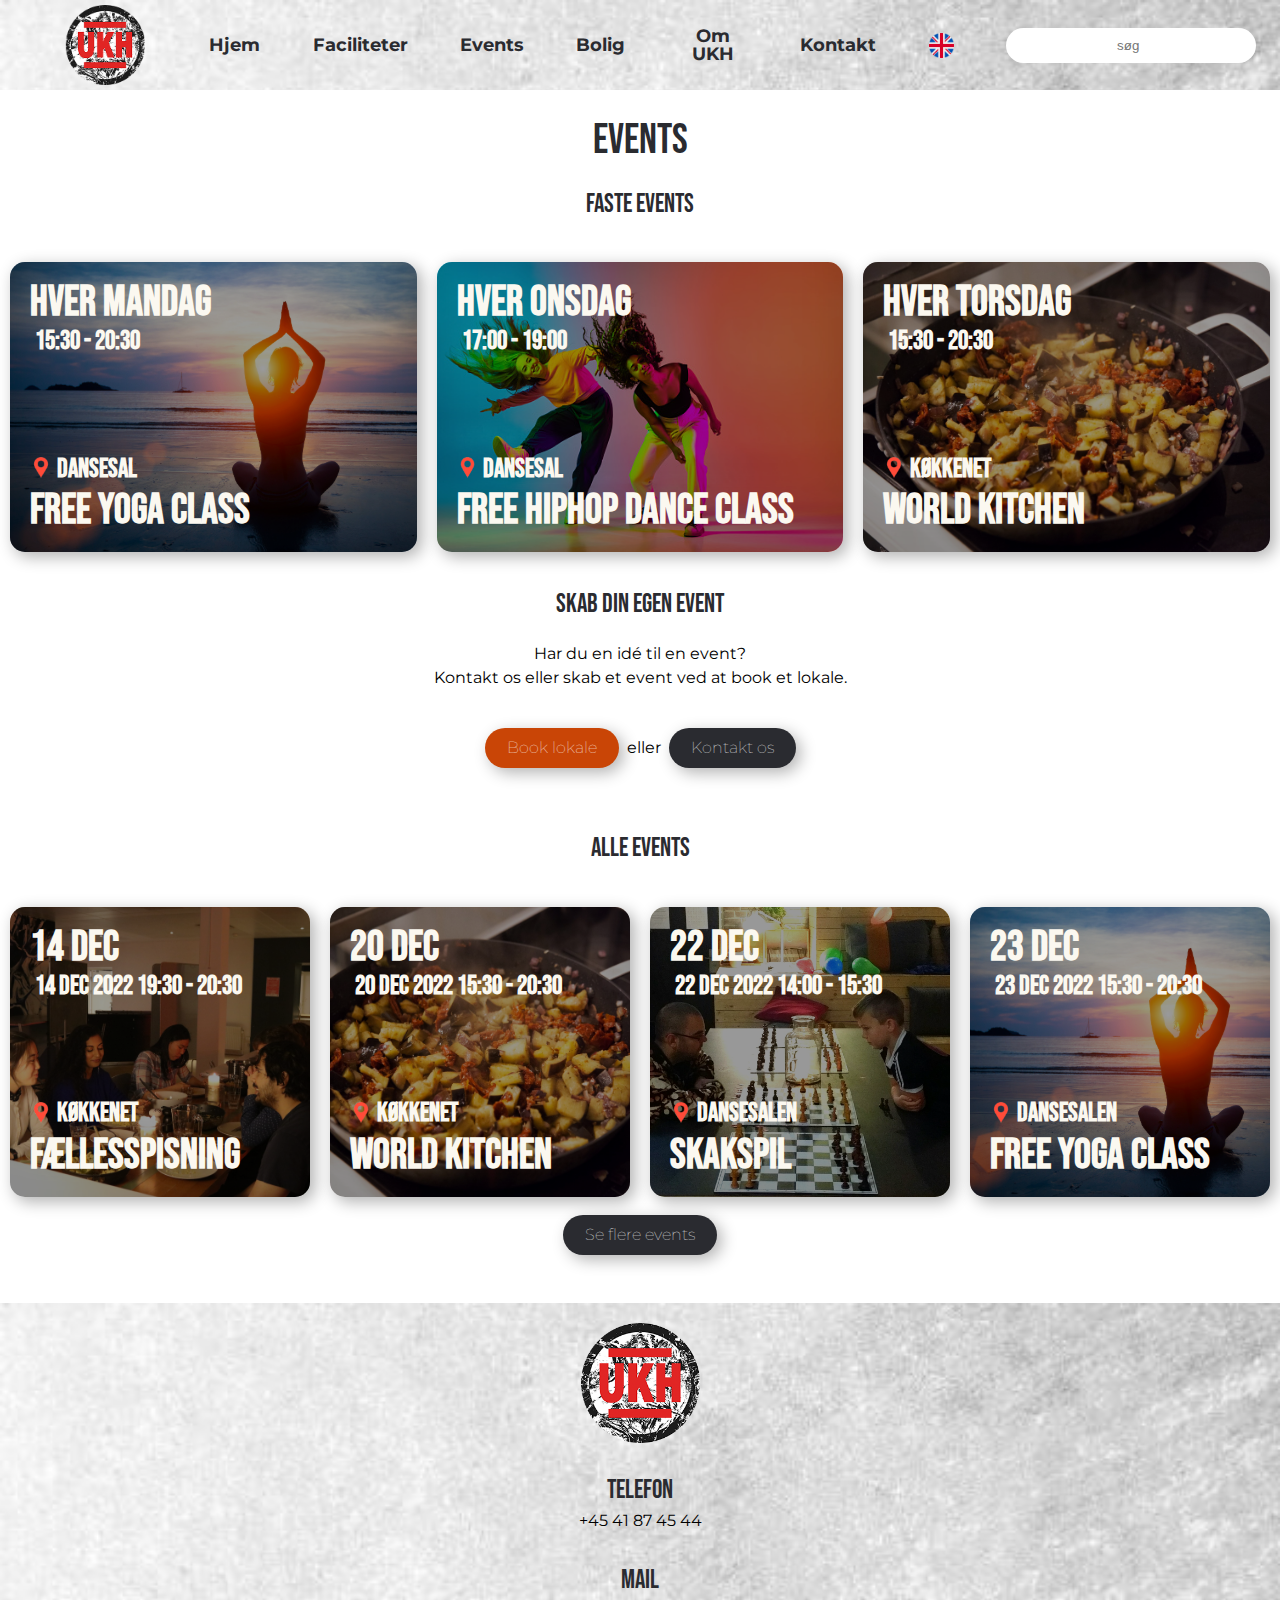
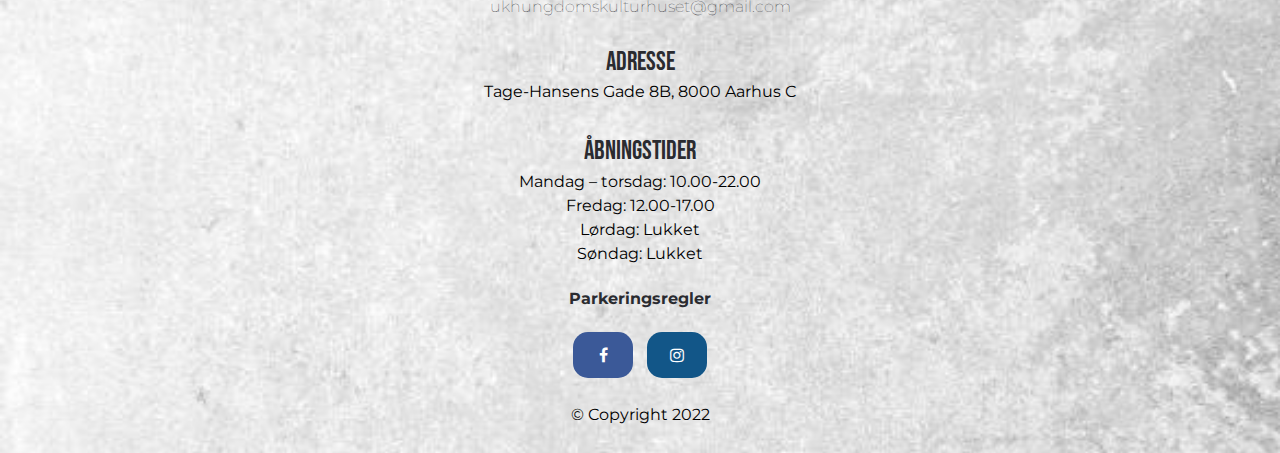
<file: dansk/events.html>
<!DOCTYPE html>
<html lang="da">
<head>
    <meta charset="UTF-8">
    <meta http-equiv="X-UA-Compatible" content="IE=edge">
    <meta name="viewport" content="width=device-width, initial-scale=1.0">
    <title>Ungdomskulturhuset</title>
    <link rel="stylesheet" href="/styling/styles.css">
    <link rel="stylesheet" href="/styling/events.css">
    <link rel="preconnect" href="https://fonts.googleapis.com">
    <link rel="preconnect" href="https://fonts.gstatic.com" crossorigin>
    <link href="https://fonts.googleapis.com/css2?family=Bebas+Neue&family=Montserrat&display=swap" rel="stylesheet">
    <link rel="stylesheet" href="https://cdnjs.cloudflare.com/ajax/libs/font-awesome/4.7.0/css/font-awesome.min.css">
    <script src="https://code.jquery.com/jquery-3.6.0.min.js"></script>
</head>
<body>
    <header>
        <nav class="navbar">
            <div class="hamburger">
                <span class="bar"></span>
                <span class="bar"></span>
                <span class="bar"></span>
            </div>
            <a id="logo-container" href="/index.html"><img id="logo" src="/images/ukhlogo.png" alt="logo"></a>
                <ul class="nav-menu">
                    <li class="nav-item">
                            <a href="/index.html" class="nav-link">Hjem</a>
                    </li>
                    <li class="nav-item drop" >
                        
                        <a href="/dansk/faciliteter.html" class="nav-link">Faciliteter</a>
                        <ul class="dropdown">
                            <li class="dropdown-item"><a href="/dansk/booking.html" class="dropdown-link">Book lokale</a></li>
                            <li class="dropdown-item"><a href="" class="dropdown-link">Køkkenet</a></li>
                            <li class="dropdown-item"><a href="" class="dropdown-link">Projektgangen</a></li>
                            <li class="dropdown-item"><a href="" class="dropdown-link">Bibliotek</a></li>
                            <li class="dropdown-item"><a href="/dansk/musikstudie.html" class="dropdown-link">Musikstudie</a></li>
                            <li class="dropdown-item"><a href="" class="dropdown-link">Åbent øver</a></li>
                            <li class="dropdown-item"><a href="" class="dropdown-link">Åbent atelier</a></li>
                            <li class="dropdown-item"><a href="" class="dropdown-link">Syværkstedet</a></li>
                            <li class="dropdown-item"><a href="" class="dropdown-link">Dansesal</a></li>
                            <li class="dropdown-item"><a href="" class="dropdown-link">Mørkekammer</a></li>
                            <li class="dropdown-item"><a href="" class="dropdown-link">Serigrafi</a></li>
                            <li class="dropdown-item"><a href="/dansk/bolig.html" class="dropdown-link">Bolig</a></li>
                        </ul>
                    </li>
                    <li class="nav-item">
                        <a href="/dansk/events.html" class="nav-link">Events</a>
                    </li>
                    <li class="nav-item">
                        <a href="/dansk/bolig.html" class="nav-link">Bolig</a>
                    </li>
                    <li class="nav-item drop">
                        <a href="/dansk/omukh.html" class="nav-link">Om UKH</a>
                        <ul class="dropdown">
                            <li class="dropdown-item"><a href="/dansk/voreshistorie.html" class="dropdown-link">Vores historie</a></li>
                            <li class="dropdown-item"><a href="/dansk/ansatte.html" class="dropdown-link">Ansatte</a></li>
                            <li class="dropdown-item"><a href="#" class="dropdown-link">Samarbejdspartnere</a></li>
                            <li class="dropdown-item"><a href="/dansk/frivillig.html" class="dropdown-link">Frivillig i UKH</a></li>
                        </ul>
                    </li>
                    <li class="nav-item">
                        <a href="/dansk/kontakt.html" class="nav-link">Kontakt</a>
                    </li>
                    <a href="#" class="sprog-lt">
                        <img src="/images/engelsk.png" alt="engelsk sprog">
                </a>
                    <li>
                        <input class="search-box" type="search" placeholder="&nbsp søg">
                    </li>
                    
                </ul>
                    <a href="#" class="sprog">
                        <img src="/images/engelsk.png" alt="engelsk sprog">
                </a>
      </nav>
    </header>
    <section class="centreret-info">
        <h1>Events</h1>
        <h2>Faste Events</h2>
    </section>
    <section class="fpKalender">
        <a href="#"><div id="fastevent-1" class="event-container">
            <div class="event-content">
            <div class="dato">
                <h3>Hver mandag</h3>
            </div>
            <div class="tid">
                <h2>15:30 - 20:30</h2>
            </div>
            <div class="lokation">
                <img class="location-icon" src="/images/location.png" alt="location icon">
                <h2>dansesal</h2>
            </div>
            <div class="titel">
                <h3>free yoga class</h3>
            </div>
            </div></a>
            </div>
            <a href="#"><div id="fastevent-2" class="event-container">
             <div class="event-content">
                <div class="dato">
                    <h3>Hver Onsdag</h3>
                </div>
                <div class="tid">
                    <h2>17:00 - 19:00</h2>
                </div>
                <div class="lokation">
                    <img class="location-icon" src="/images/location.png" alt="location icon">
                    <h2>Dansesal</h2>
                </div>
                <div class="titel">
                    <h3>free hiphop dance class</h3>
                </div>
                </div></a>
            </div>
            <a href="/dansk/worldkitchen.html"><div id="fastevent-3" class="event-container">
                <div class="event-content">
                <div class="dato">
                    <h3>Hver Torsdag</h3>
                </div>
                <div class="tid">
                    <h2>15:30 - 20:30</h2>
                </div>
                <div class="lokation">
                    <img class="location-icon" src="/images/location.png" alt="location icon">
                    <h2>Køkkenet</h2>
                </div>
                <div class="titel">
                    <h3>World Kitchen</h3>
                </div>
                </div></a>
            </div>
    </section>
    <section class="centreret-info">
        <h2 id="egenevent-titel">Skab din egen event</h2>
        <p>Har du en idé til en event?
            <br>
            Kontakt os eller skab et event ved at book et lokale.</p>
    </section>
    <div class="cta-knap">
        <a class="button redbutton" href="/dansk/booking.html">Book lokale</a>
        eller
        <a class="button blackbutton" href="/dansk/kontakt.html">Kontakt os</a>
    </div>
    <div class="centreret-info">
        <h2>Alle events</h2>
    </div>
<section class="fpKalender">
        <a href="#"><div id="event-1" class="event-container">
            <div class="event-content">
            <div class="dato">
                <h3>14 dec</h3>
            </div>
            <div class="tid">
                <h2>14 dec 2022 19:30 - 20:30</h2>
            </div>
            <div class="lokation">
                <img class="location-icon" src="/images/location.png" alt="location icon">
                <h2>Køkkenet</h2>
            </div>
            <div class="titel">
                <h3>Fællesspisning</h3>
            </div>
            </div></a>
        </div>
        <a href="#"><div id="event-2" class="event-container">
         <div class="event-content">
            <div class="dato">
                <h3>20 dec</h3>
            </div>
            <div class="tid">
                <h2>20 dec 2022 15:30 - 20:30</h2>
            </div>
            <div class="lokation">
                <img class="location-icon" src="/images/location.png" alt="location icon">
                <h2>Køkkenet</h2>
            </div>
            <div class="titel">
                <h3>World Kitchen</h3>
            </div>
            </div></a>
        </div>
        <a href="#"><div id="event-3" class="event-container">
            <div class="event-content">
            <div class="dato">
                <h3>22 dec</h3>
            </div>
            <div class="tid">
                <h2>22 dec 2022 14:00 - 15:30</h2>
            </div>
            <div class="lokation">
                <img class="location-icon" src="/images/location.png" alt="location icon">
                <h2>Dansesalen</h2>
            </div>
            <div class="titel">
                <h3>Skakspil</h3>
            </div>
            </div></a>
        </div>
        <a href="#"><div id="event-4" class="event-container">
            <div class="event-content">
            <div class="dato">
                <h3>23 dec</h3>
            </div>
            <div class="tid">
                <h2>23 dec 2022 15:30 - 20:30</h2>
            </div>
            <div class="lokation">
                <img class="location-icon" src="/images/location.png" alt="location icon">
                <h2>dansesalen</h2>
            </div>
            <div class="titel">
                <h3>free yoga class</h3>
            </div>
            </div></a>
        </div>
</section>

    
<section id="more" class="fpKalender">
        <a href="#"><div id="event-5" class="event-container">
            <div class="event-content">
            <div class="dato">
                <h3>24 dec</h3>
            </div>
            <div class="tid">
                <h2>24 dec 2022 15:30 - 20:30</h2>
            </div>
            <div class="lokation">
                <img class="location-icon" src="/images/location.png" alt="location icon">
                <h2>Køkkenet</h2>
            </div>
            <div class="titel">
                <h3>Madmekka</h3>
            </div>
            </div></a>
        </div>
        <a href="#"><div id="event-6" class="event-container">
            <div class="event-content">
            <div class="dato">
                <h3>25 dec</h3>
            </div>
            <div class="tid">
                <h2>25 dec 2022 12:30 - 13:30</h2>
            </div>
            <div class="lokation">
                <img class="location-icon" src="/images/location.png" alt="location icon">
                <h2>i byen</h2>
            </div>
            <div class="titel">
                <h3>Running club</h3>
            </div>
            </div></a>
        </div>
        <a href="#"><div id="event-7" class="event-container">
            <div class="event-content">
            <div class="dato">
                <h3>27 dec</h3>
            </div>
            <div class="tid">
                <h2>27 dec 2022 10:30 - 13:30</h2>
            </div>
            <div class="lokation">
                <img class="location-icon" src="/images/location.png" alt="location icon">
                <h2>Syværkstedet</h2>
            </div>
            <div class="titel">
                <h3>The clothing club</h3>
            </div>
            </div></a>
        </div>
        <a href="#"><div id="event-8" class="event-container">
            <div class="event-content">
            <div class="dato">
                <h3>28 dec</h3>
            </div>
            <div class="tid">
                <h2>28 dec 2022 17:00 - 19:00</h2>
            </div>
            <div class="lokation">
                <img class="location-icon" src="/images/location.png" alt="location icon">
                <h2>dansesal</h2>
            </div>
            <div class="titel">
                <h3>free Hiphop class</h3>
            </div>
            </div></a>
        </div>
    </section>
   
    <div class="cta-knap">
        <a id="moreBtn" class="button blackbutton">Se flere events</a>
    </div>

    <footer>
        <a href="#"><img src="/images/ukhlogo.png" alt="logo"></a>
        <div class="kontaktinfo">
            <h2>telefon</h2>
            <p>+45 41 87 45 44</p>
        </div>
        <div class="kontaktinfo">
            <h2>mail</h2>
            <a class="mail-link" href="mailto:ukhungdomskulturhuset@gmail.com">ukhungdomskulturhuset@gmail.com</a>
        </div>
        <div class="kontaktinfo">
            <h2>Adresse</h2>
            <p>Tage-Hansens Gade 8B,
                8000 Aarhus C</p>
        </div>
        <div id="aabningstider" class="kontaktinfo">
            <h2>Åbningstider</h2>
            <p>Mandag – torsdag: 10.00-22.00 <br>
                <p>Fredag: 12.00-17.00</p>
            <p>Lørdag: Lukket</p>
       <p>Søndag: Lukket</p>
        </div>
    
            
        <a class="parking" href="/dansk/omukh.html">Parkeringsregler</a>
        <div class="socialmedia">
            <a href="https://www.facebook.com/ungdomskulturhuset" class="fa fa-facebook"></a>
        <a href="https://www.instagram.com/ungdomskulturhuset_ukh/" class="fa fa-instagram"></a>
            </div>
    
        <p class="parking">&copy; Copyright 2022
        </p>
    
    </footer>
    <script src="/js/javascript.js"></script>
    </body>
    </html>
</file>
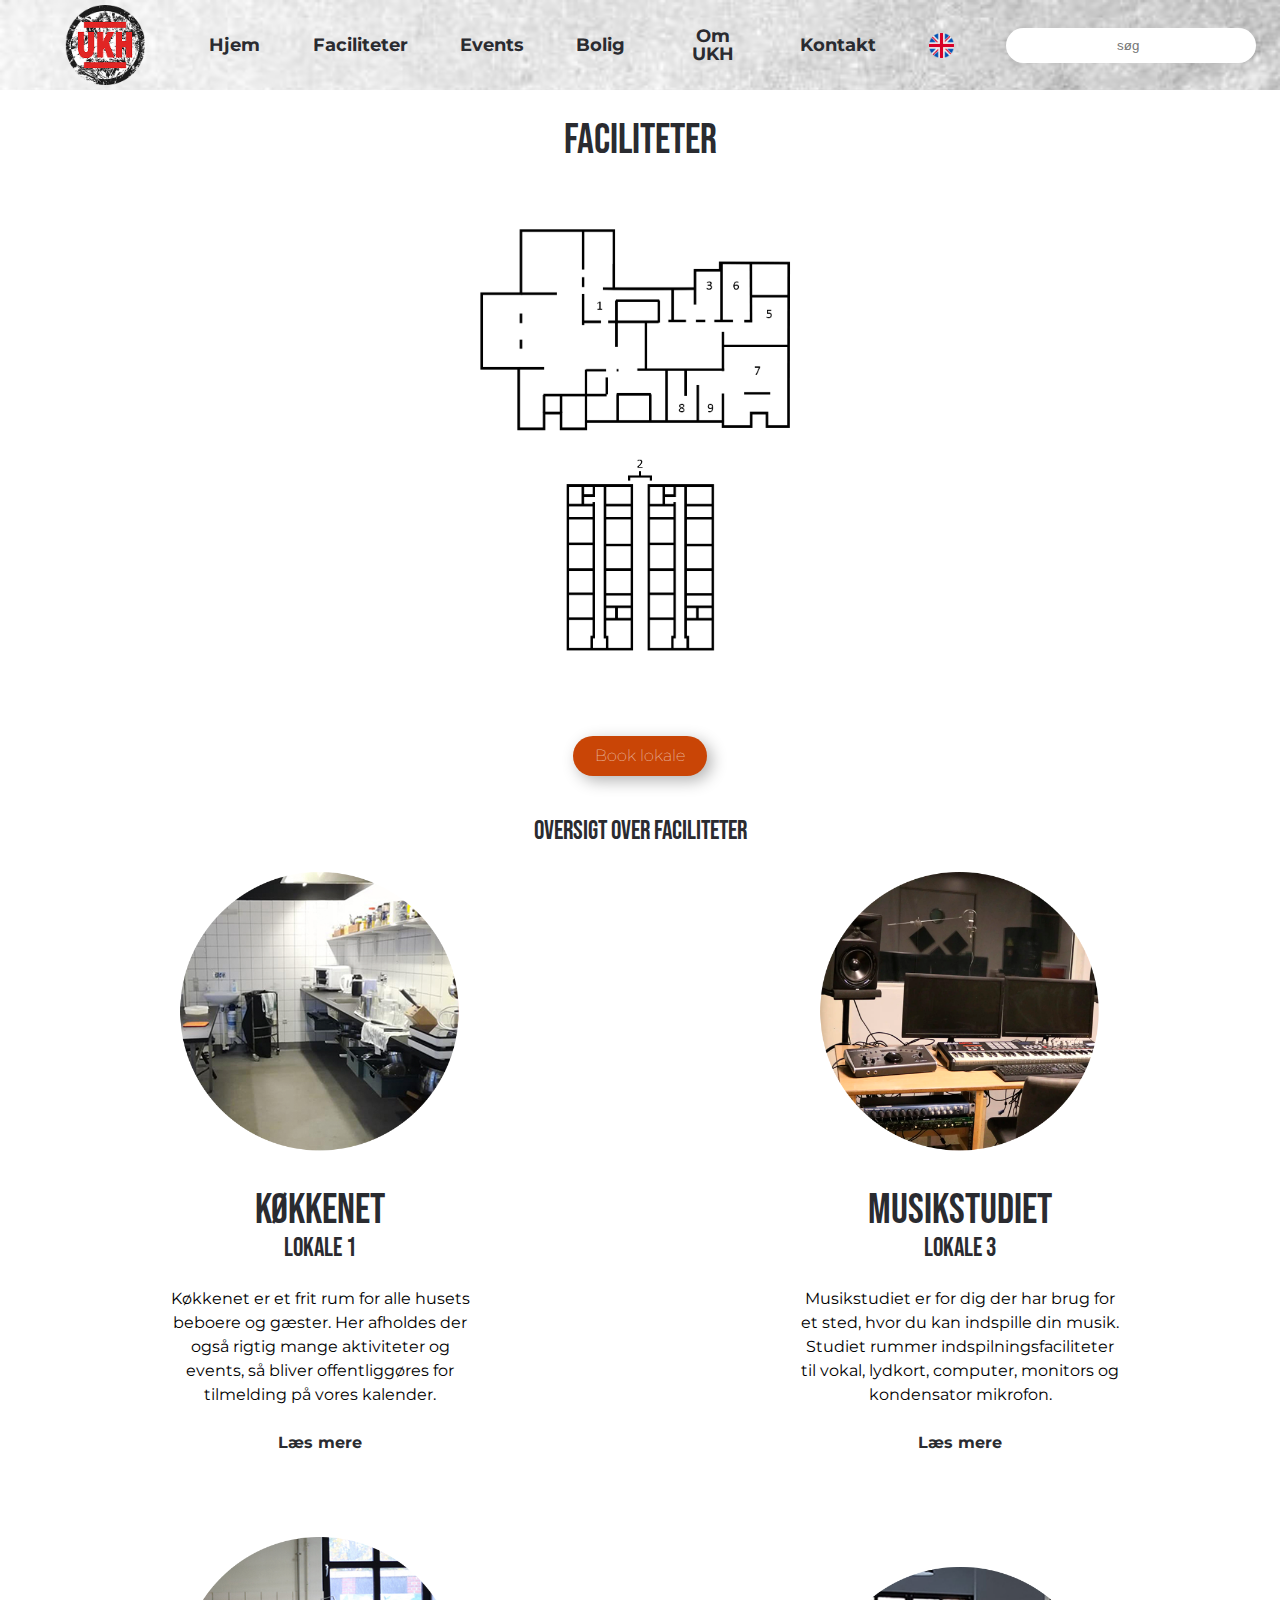
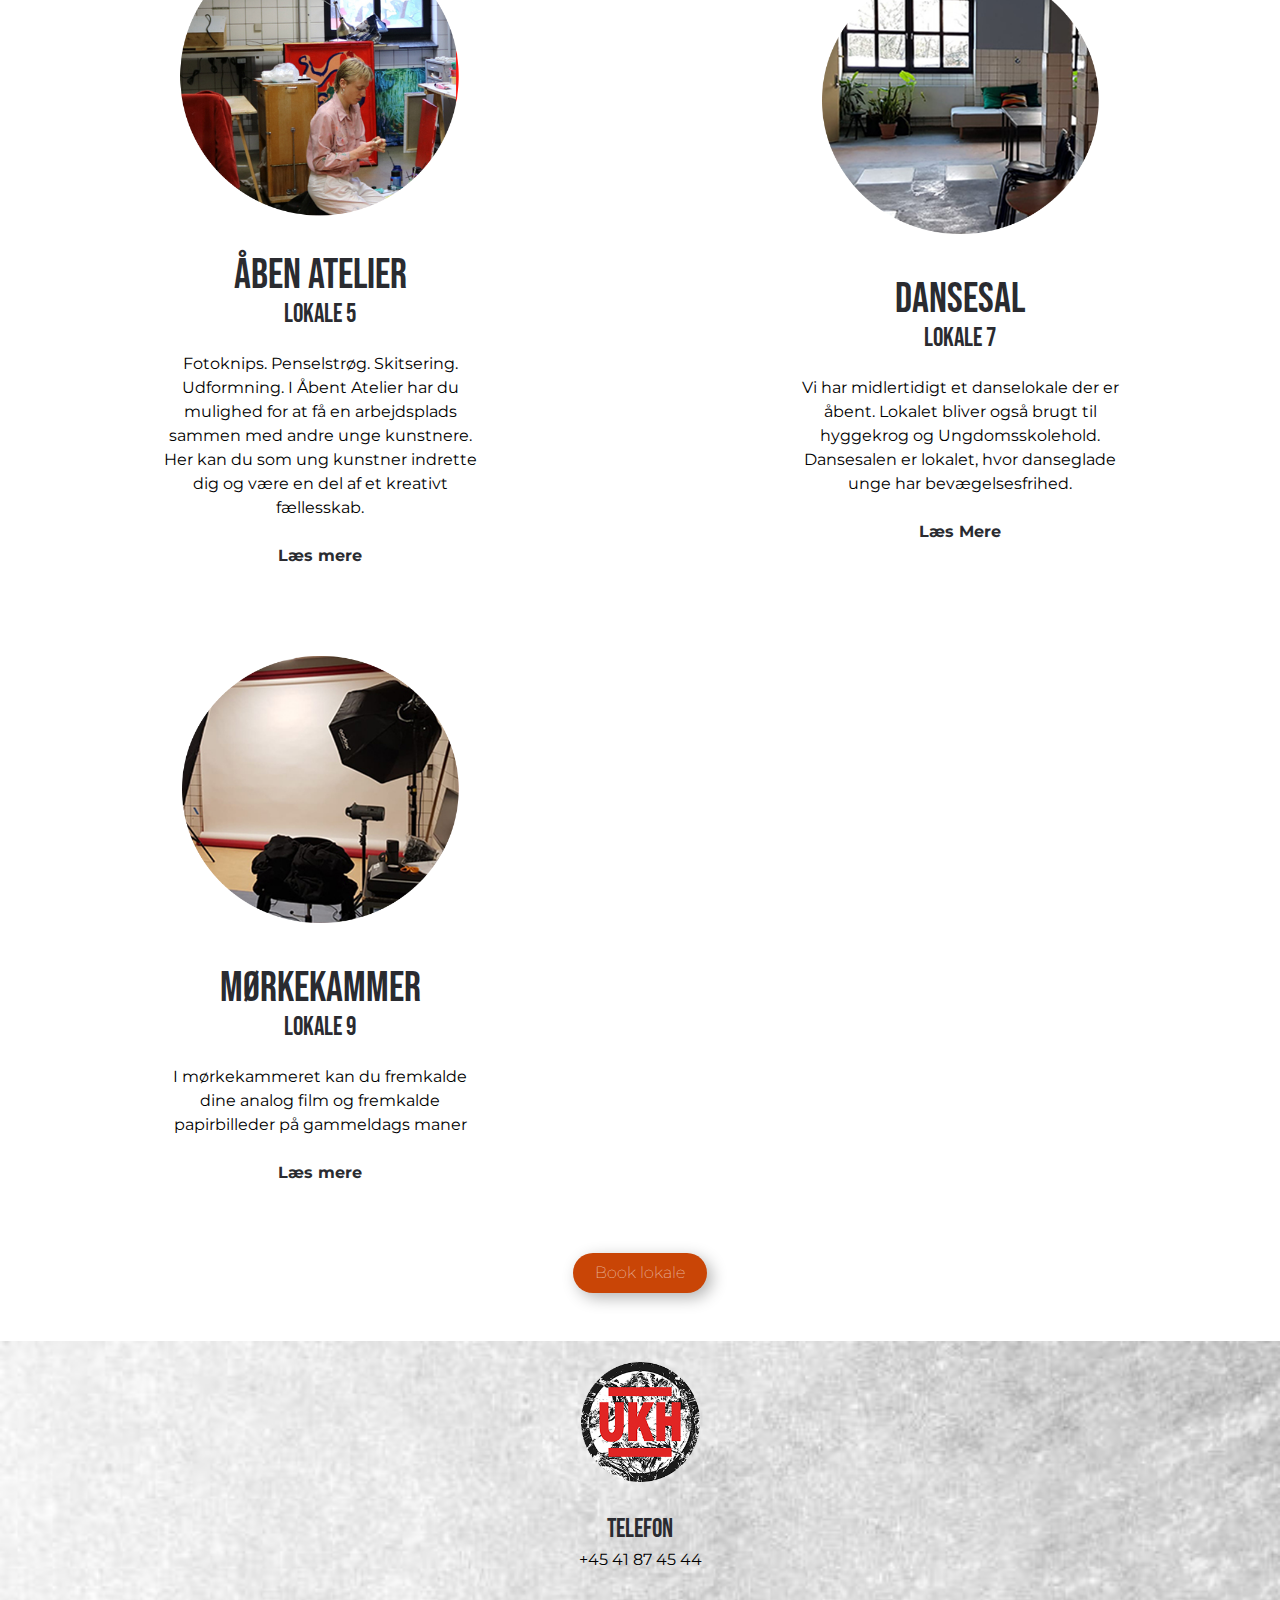
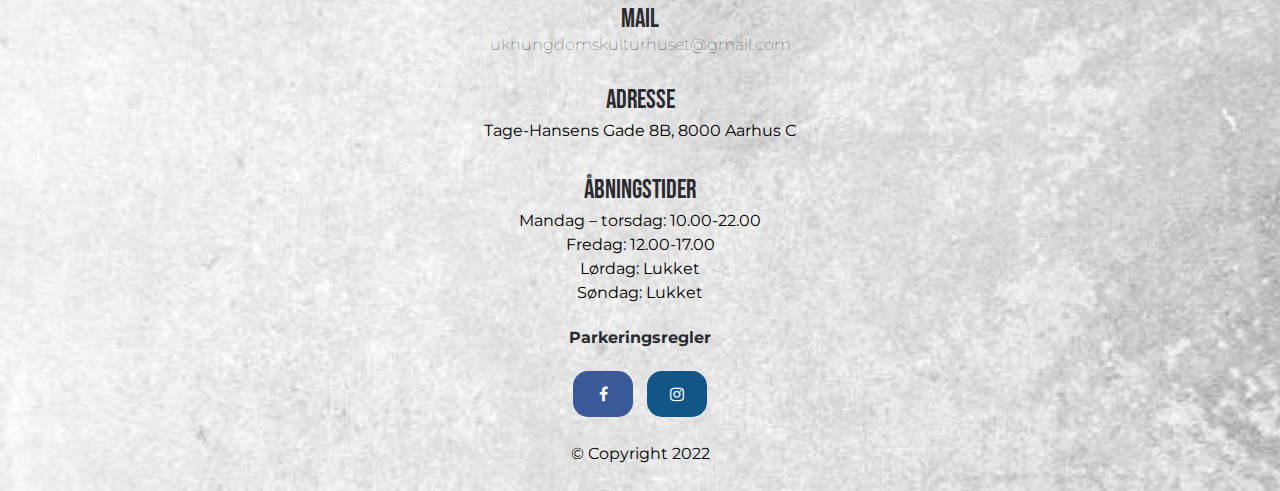
<file: dansk/faciliteter.html>
<!DOCTYPE html>
<html lang="da">
<head>
    <meta charset="UTF-8">
    <meta http-equiv="X-UA-Compatible" content="IE=edge">
    <meta name="viewport" content="width=device-width, initial-scale=1.0">
    <title>Ungdomskulturhuset</title>
    <link rel="stylesheet" href="/styling/styles.css">
    <link rel="stylesheet" href="/styling/faciliteter.css">
    <link rel="preconnect" href="https://fonts.googleapis.com">
    <link rel="preconnect" href="https://fonts.gstatic.com" crossorigin>
    <link href="https://fonts.googleapis.com/css2?family=Bebas+Neue&family=Montserrat&display=swap" rel="stylesheet">
    <link rel="stylesheet" href="https://cdnjs.cloudflare.com/ajax/libs/font-awesome/4.7.0/css/font-awesome.min.css">
    <script src="https://code.jquery.com/jquery-3.6.0.min.js"></script>
</head>
<body>
    <header>
        <nav class="navbar">
            <div class="hamburger">
                <span class="bar"></span>
                <span class="bar"></span>
                <span class="bar"></span>
            </div>
            <a id="logo-container" href="/index.html"><img id="logo" src="/images/ukhlogo.png" alt="logo"></a>
                <ul class="nav-menu">
                    <li class="nav-item">
                            <a href="/index.html" class="nav-link">Hjem</a>
                    </li>
                    <li class="nav-item drop" >
                        
                        <a href="/dansk/faciliteter.html" class="nav-link">Faciliteter</a>
                        <ul class="dropdown">
                            <li class="dropdown-item"><a href="/dansk/booking.html" class="dropdown-link">Book lokale</a></li>
                            <li class="dropdown-item"><a href="" class="dropdown-link">Køkkenet</a></li>
                            <li class="dropdown-item"><a href="" class="dropdown-link">Projektgangen</a></li>
                            <li class="dropdown-item"><a href="" class="dropdown-link">Bibliotek</a></li>
                            <li class="dropdown-item"><a href="/dansk/musikstudie.html" class="dropdown-link">Musikstudie</a></li>
                            <li class="dropdown-item"><a href="" class="dropdown-link">Åbent øver</a></li>
                            <li class="dropdown-item"><a href="" class="dropdown-link">Åbent atelier</a></li>
                            <li class="dropdown-item"><a href="" class="dropdown-link">Syværkstedet</a></li>
                            <li class="dropdown-item"><a href="" class="dropdown-link">Dansesal</a></li>
                            <li class="dropdown-item"><a href="" class="dropdown-link">Mørkekammer</a></li>
                            <li class="dropdown-item"><a href="" class="dropdown-link">Serigrafi</a></li>
                            <li class="dropdown-item"><a href="/dansk/bolig.html" class="dropdown-link">Bolig</a></li>
                        </ul>
                    </li>
                    <li class="nav-item">
                        <a href="/dansk/events.html" class="nav-link">Events</a>
                    </li>
                    <li class="nav-item">
                        <a href="/dansk/bolig.html" class="nav-link">Bolig</a>
                    </li>
                    <li class="nav-item drop">
                        <a href="/dansk/omukh.html" class="nav-link">Om UKH</a>
                        <ul class="dropdown">
                            <li class="dropdown-item"><a href="/dansk/voreshistorie.html" class="dropdown-link">Vores historie</a></li>
                            <li class="dropdown-item"><a href="/dansk/ansatte.html" class="dropdown-link">Ansatte</a></li>
                            <li class="dropdown-item"><a href="#" class="dropdown-link">Samarbejdspartnere</a></li>
                            <li class="dropdown-item"><a href="/dansk/frivillig.html" class="dropdown-link">Frivillig i UKH</a></li>
                        </ul>
                    </li>
                    <li class="nav-item">
                        <a href="/dansk/kontakt.html" class="nav-link">Kontakt</a>
                    </li>
                    <a href="#" class="sprog-lt">
                        <img src="/images/engelsk.png" alt="engelsk sprog">
                </a>
                    <li>
                        <input class="search-box" type="search" placeholder="&nbsp søg">
                    </li>
                    
                </ul>
                    <a href="#" class="sprog">
                        <img src="/images/engelsk.png" alt="engelsk sprog">
                </a>
      </nav>
    </header>
<div class="faciliteter">
    <h1>Faciliteter</h1>
    <img src="/images/Plantegning.png" alt="map">
</div>
<div class="cta-knap">
    <a class="button redbutton" href="/dansk/booking.html">Book lokale</a>
</div>
<div class="overskrift centreret-info"> 
<h2>Oversigt over faciliteter</h2>
</div> 

<section>
<div class="flex-container centreret-info">
<div>
    <img src="/images/Køkkenet.png" alt="køkkenet">
    <h1>Køkkenet</h1> 
    <h2>Lokale 1</h2>
    <p>Køkkenet er et frit rum for alle husets beboere og gæster. Her afholdes der også rigtig mange aktiviteter og events, så bliver offentliggøres for tilmelding på vores kalender.        
        <br><br>
        <a href="#">Læs mere</a> 
    </p>
</div>
<div>
    <img src="/images/musikstudiet.png" alt="musikstudiet">
    <h1>Musikstudiet</h1> 
    <h2>Lokale 3</h2>
    <p>Musikstudiet er for dig der har brug for et sted, hvor du kan indspille din musik. Studiet rummer indspilningsfaciliteter til vokal, lydkort, computer, monitors og kondensator mikrofon.        
        <br><br>
        <a href="/dansk/musikstudie.html">Læs mere</a> 
    </p>
</div>
<div>
    <img src="/images/åbneatelier.png" alt="atelier">
        <h1>Åben atelier</h1>
        <h2>Lokale 5</h2>
        <p>Fotoknips. Penselstrøg. Skitsering. 
        Udformning. I Åbent Atelier har du mulighed for 
        at få en arbejdsplads sammen med andre 
        unge kunstnere. Her kan du som ung
        kunstner indrette dig og være en del af 
        et kreativt fællesskab. 
        <br>
            <br> <a href="#">Læs mere</a> <br>
        </p>
</div>
<div>
    <img src="/images/dansesal.png" alt="dansesal">
        <h1>Dansesal</h1>
        <h2>Lokale 7</h2>
        <p>Vi har midlertidigt et danselokale der er 
        åbent. Lokalet bliver også brugt til 
        hyggekrog og Ungdomsskolehold. 
        Dansesalen er lokalet, hvor 
        danseglade unge har bevægelsesfrihed. <br>
        
        <br> <a href="#">Læs Mere</a> 
        </p>
</div>
<div>
    <img id="mørkekammer" src="/images/mørkekammer.png" alt="mørkekammer">
    <h1>Mørkekammer</h1> 
    <h2>Lokale 9</h2>
    <p>I mørkekammeret kan du fremkalde 
        dine  analog film og fremkalde 
        papirbilleder på gammeldags maner
        <br><br>
        <a href="#">Læs mere</a> 
    </p>
</div>
</div>
</section>
<div class="cta-knap">
    <a class="button redbutton" href="/dansk/booking.html">Book lokale</a>
</div>
<footer>
    <a href="#"><img src="/images/ukhlogo.png" alt="logo"></a>
    <div class="kontaktinfo">
        <h2>telefon</h2>
        <p>+45 41 87 45 44</p>
    </div>
    <div class="kontaktinfo">
        <h2>mail</h2>
        <a class="mail-link" href="mailto: ukhungdomskulturhuset@gmail.com">ukhungdomskulturhuset@gmail.com</a>
    </div>
    <div class="kontaktinfo">
        <h2>Adresse</h2>
        <p>Tage-Hansens Gade 8B,
            8000 Aarhus C</p>
    </div>
    <div id="aabningstider" class="kontaktinfo">
        <h2>Åbningstider</h2>
        <p>Mandag – torsdag: 10.00-22.00 <br>
            <p>Fredag: 12.00-17.00</p>
        <p>Lørdag: Lukket</p>
   <p>Søndag: Lukket</p>
    </div>

       
    <a class="parking" href="/dansk/omukh.html">Parkeringsregler</a>
    <div class="socialmedia">
        <a href="https://www.facebook.com/ungdomskulturhuset" class="fa fa-facebook"></a>
        <a href="https://www.instagram.com/ungdomskulturhuset_ukh/" class="fa fa-instagram"></a>
        </div>

    <p class="parking">&copy; Copyright 2022
    </p>

</footer>
<script src="/js/javascript.js"></script>
</body>
</html>
</file>
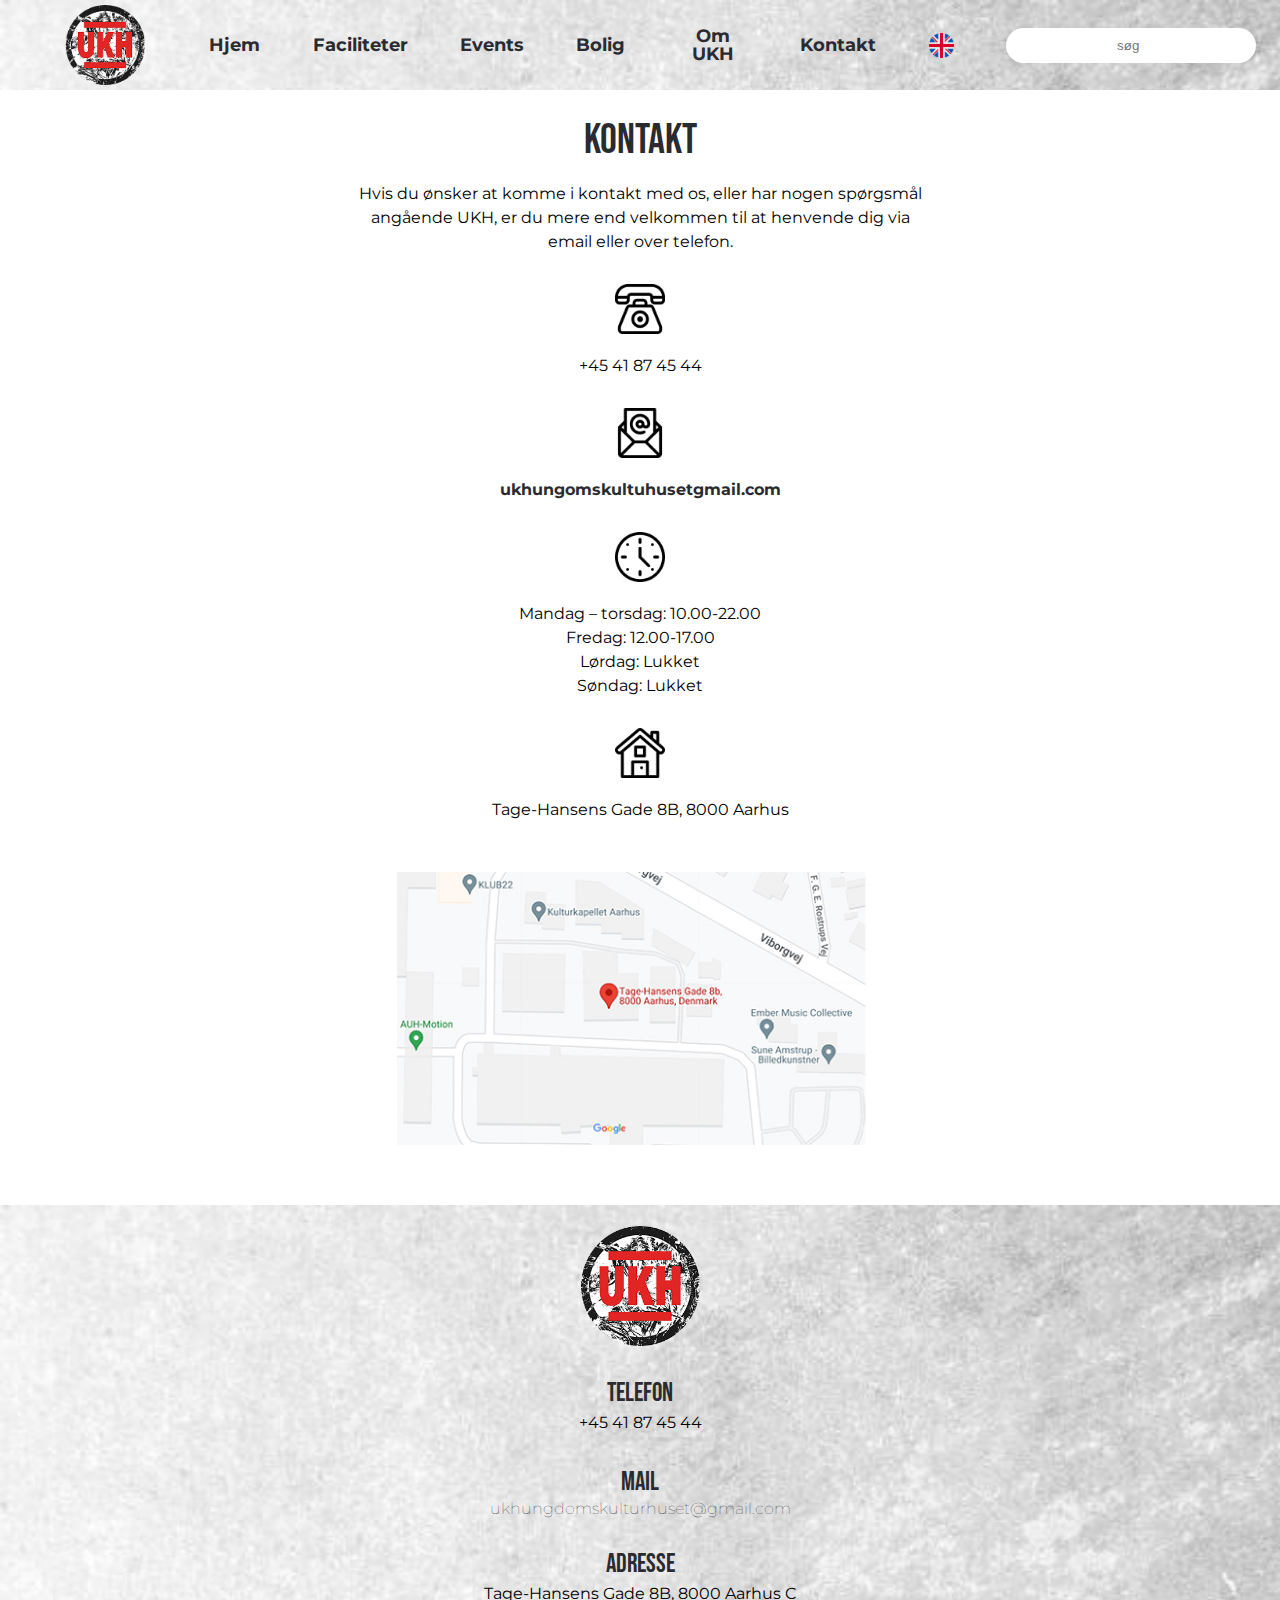
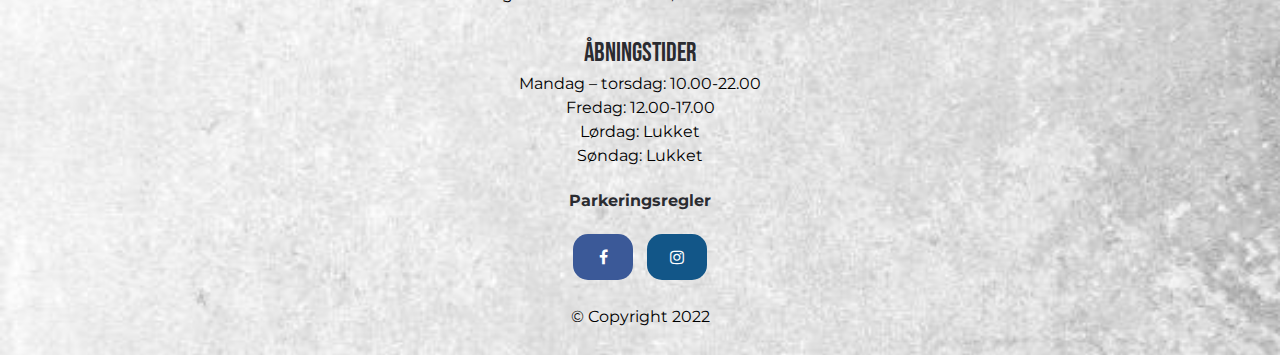
<file: dansk/kontakt.html>
<!DOCTYPE html>
<html lang="da">
<head>
    <meta charset="UTF-8">
    <meta http-equiv="X-UA-Compatible" content="IE=edge">
    <meta name="viewport" content="width=device-width, initial-scale=1.0">
    <title>Ungdomskulturhuset</title>
    <link rel="stylesheet" href="/styling/styles.css">
    <link rel="stylesheet" href="/styling/kontakt.css">
    <link rel="preconnect" href="https://fonts.googleapis.com">
    <link rel="preconnect" href="https://fonts.gstatic.com" crossorigin>
    <link href="https://fonts.googleapis.com/css2?family=Bebas+Neue&family=Montserrat&display=swap" rel="stylesheet">
    <link rel="stylesheet" href="https://cdnjs.cloudflare.com/ajax/libs/font-awesome/4.7.0/css/font-awesome.min.css">
    <script src="https://code.jquery.com/jquery-3.6.0.min.js"></script>
</head>
<body>
    <header>
        <nav class="navbar">
            <div class="hamburger">
                <span class="bar"></span>
                <span class="bar"></span>
                <span class="bar"></span>
            </div>
            <a id="logo-container" href="/index.html"><img id="logo" src="/images/ukhlogo.png" alt="logo"></a>
                <ul class="nav-menu">
                    <li class="nav-item">
                            <a href="/index.html" class="nav-link">Hjem</a>
                    </li>
                    <li class="nav-item drop" >
                        
                        <a href="/dansk/faciliteter.html" class="nav-link">Faciliteter</a>
                        <ul class="dropdown">
                            <li class="dropdown-item"><a href="/dansk/booking.html" class="dropdown-link">Book lokale</a></li>
                            <li class="dropdown-item"><a href="" class="dropdown-link">Køkkenet</a></li>
                            <li class="dropdown-item"><a href="" class="dropdown-link">Projektgangen</a></li>
                            <li class="dropdown-item"><a href="" class="dropdown-link">Bibliotek</a></li>
                            <li class="dropdown-item"><a href="/dansk/musikstudie.html" class="dropdown-link">Musikstudie</a></li>
                            <li class="dropdown-item"><a href="" class="dropdown-link">Åbent øver</a></li>
                            <li class="dropdown-item"><a href="" class="dropdown-link">Åbent atelier</a></li>
                            <li class="dropdown-item"><a href="" class="dropdown-link">Syværkstedet</a></li>
                            <li class="dropdown-item"><a href="" class="dropdown-link">Dansesal</a></li>
                            <li class="dropdown-item"><a href="" class="dropdown-link">Mørkekammer</a></li>
                            <li class="dropdown-item"><a href="" class="dropdown-link">Serigrafi</a></li>
                            <li class="dropdown-item"><a href="/dansk/bolig.html" class="dropdown-link">Bolig</a></li>
                        </ul>
                    </li>
                    <li class="nav-item">
                        <a href="/dansk/events.html" class="nav-link">Events</a>
                    </li>
                    <li class="nav-item">
                        <a href="/dansk/bolig.html" class="nav-link">Bolig</a>
                    </li>
                    <li class="nav-item drop">
                        <a href="/dansk/omukh.html" class="nav-link">Om UKH</a>
                        <ul class="dropdown">
                            <li class="dropdown-item"><a href="/dansk/voreshistorie.html" class="dropdown-link">Vores historie</a></li>
                            <li class="dropdown-item"><a href="/dansk/ansatte.html" class="dropdown-link">Ansatte</a></li>
                            <li class="dropdown-item"><a href="#" class="dropdown-link">Samarbejdspartnere</a></li>
                            <li class="dropdown-item"><a href="/dansk/frivillig.html" class="dropdown-link">Frivillig i UKH</a></li>
                        </ul>
                    </li>
                    <li class="nav-item">
                        <a href="/dansk/kontakt.html" class="nav-link">Kontakt</a>
                    </li>
                    <a href="#" class="sprog-lt">
                        <img src="/images/engelsk.png" alt="engelsk sprog">
                </a>
                    <li>
                        <input class="search-box" type="search" placeholder="&nbsp søg">
                    </li>
                    
                </ul>
                    <a href="#" class="sprog">
                        <img src="/images/engelsk.png" alt="engelsk sprog">
                </a>
      </nav>
    </header>
<section class="kontaktsiden-info">
    <h1>Kontakt</h1>
    <div class="pad25">
        <p>Hvis du ønsker at komme i kontakt 
        med os, eller har nogen spørgsmål 
        angående UKH, er du mere end 
        velkommen til at henvende dig 
        via email eller over telefon.</p>
    </div>
    <div>
        <img src="/images/tlficon.png" alt="mobil ikon">
        <p>+45 41 87 45 44</p>
    </div>
    <div>
        <img src="/images/mailicon.png" alt="mail ikon">
       <a href="mailto: ukhungdomskulturhuset@gmail.com"><p>ukhungomskultuhusetgmail.com</p></a>
    </div>
    <div>
        <img src="/images/clock.png" alt="åbningstider ikon">
        <p>Mandag – torsdag: 10.00-22.00
            <br>
            Fredag: 12.00-17.00
            <br>
            Lørdag: Lukket
            <br>
            Søndag: Lukket</p>
    </div>
    <div>
        <img src="/images/adresseikon.png" alt="lokations ikon">
        <p>Tage-Hansens Gade 8B, 8000 Aarhus</p>
        <a href="https://www.google.com/maps/place/UngdomsKulturHuset/@56.1592123,10.1841899,17z/data=!3m1!4b1!4m5!3m4!1s0x464c3feb0b7c0da1:0x53f6cbabc9085640!8m2!3d56.1591622!4d10.1863796"><img id="map" src="/images/Map-adresse.jpg" alt=""></a>
    </div>
</section>
<footer>
    <a href="#"><img src="/images/ukhlogo.png" alt="logo"></a>
    <div class="kontaktinfo">
        <h2>telefon</h2>
        <p>+45 41 87 45 44</p>
    </div>
    <div class="kontaktinfo">
        <h2>mail</h2>
        <a class="mail-link" href="mailto:ukhungdomskulturhuset@gmail.com">ukhungdomskulturhuset@gmail.com</a>
    </div>
    <div class="kontaktinfo">
        <h2>Adresse</h2>
        <p>Tage-Hansens Gade 8B,
            8000 Aarhus C</p>
    </div>
    <div id="aabningstider" class="kontaktinfo">
        <h2>Åbningstider</h2>
        <p>Mandag – torsdag: 10.00-22.00 <br>
            <p>Fredag: 12.00-17.00</p>
        <p>Lørdag: Lukket</p>
   <p>Søndag: Lukket</p>
    </div>

       
    <a class="parking" href="/dansk/omukh.html">Parkeringsregler</a>
    <div class="socialmedia">
        <a href="https://www.facebook.com/ungdomskulturhuset" class="fa fa-facebook"></a>
        <a href="https://www.instagram.com/ungdomskulturhuset_ukh/" class="fa fa-instagram"></a>
        </div>
    <p class="parking">&copy; Copyright 2022
    </p>

</footer>
<script src="/js/javascript.js"></script>
</body>
</html>
</file>
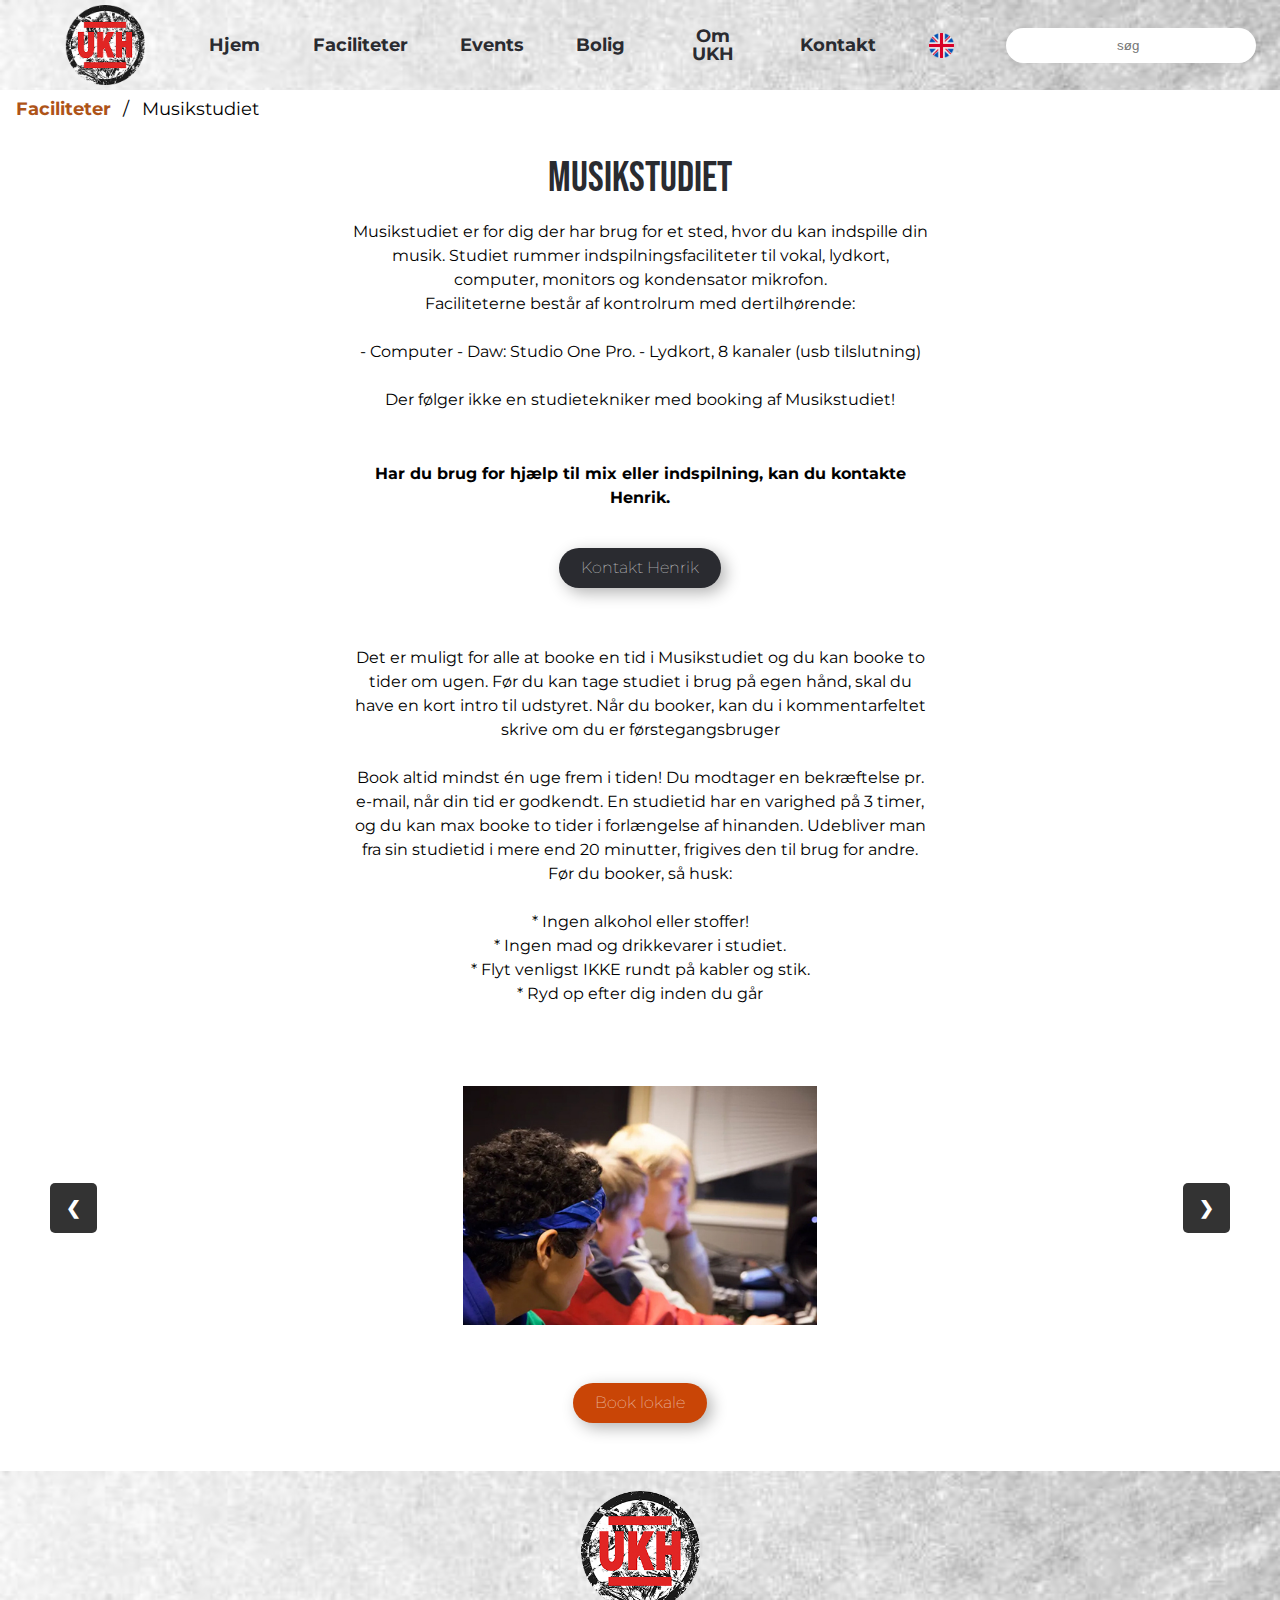
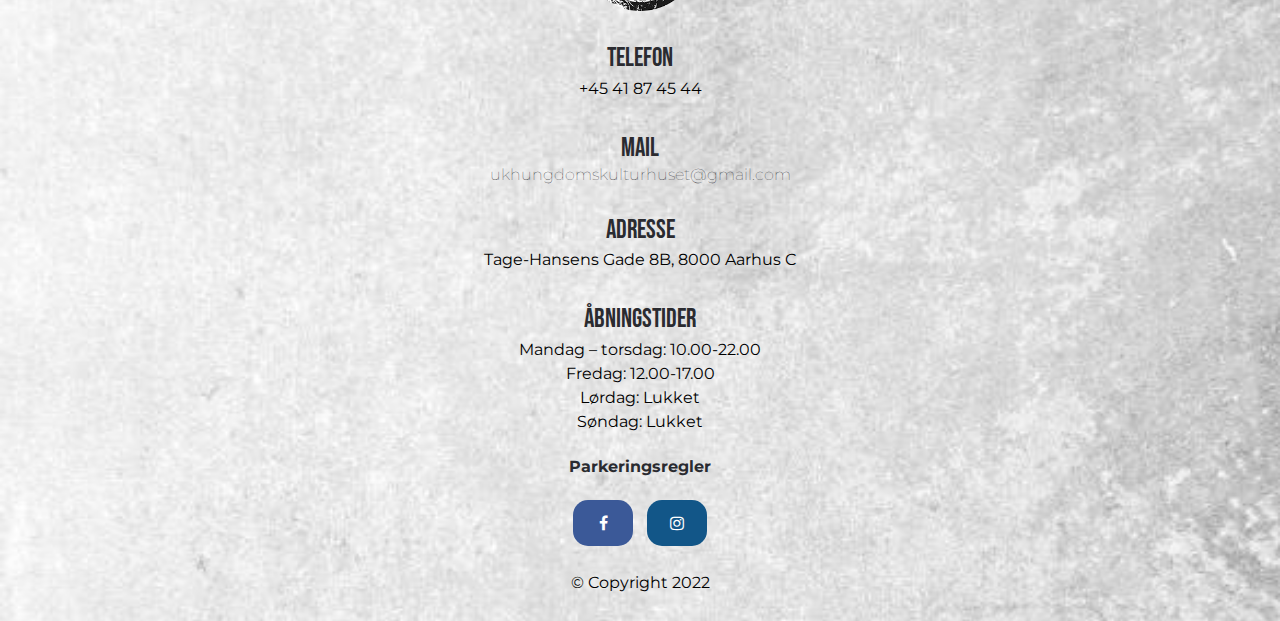
<file: dansk/musikstudie.html>
<!DOCTYPE html>
<html lang="da">
<head>
    <meta charset="UTF-8">
    <meta http-equiv="X-UA-Compatible" content="IE=edge">
    <meta name="viewport" content="width=device-width, initial-scale=1.0">
    <title>Ungdomskulturhuset</title>
    <link rel="stylesheet" href="/styling/styles.css">
    <link rel="preconnect" href="https://fonts.googleapis.com">
    <link rel="preconnect" href="https://fonts.gstatic.com" crossorigin>
    <link href="https://fonts.googleapis.com/css2?family=Bebas+Neue&family=Montserrat&display=swap" rel="stylesheet">
    <link rel="stylesheet" href="https://cdnjs.cloudflare.com/ajax/libs/font-awesome/4.7.0/css/font-awesome.min.css">
    <script src="https://code.jquery.com/jquery-3.6.0.min.js"></script>
</head>
<body>
    <header>
        <nav class="navbar">
            <div class="hamburger">
                <span class="bar"></span>
                <span class="bar"></span>
                <span class="bar"></span>
            </div>
            <a id="logo-container" href="/index.html"><img id="logo" src="/images/ukhlogo.png" alt="logo"></a>
                <ul class="nav-menu">
                    <li class="nav-item">
                            <a href="/index.html" class="nav-link">Hjem</a>
                    </li>
                    <li class="nav-item drop" >
                        
                        <a href="/dansk/faciliteter.html" class="nav-link">Faciliteter</a>
                        <ul class="dropdown">
                            <li class="dropdown-item"><a href="/dansk/booking.html" class="dropdown-link">Book lokale</a></li>
                            <li class="dropdown-item"><a href="" class="dropdown-link">Køkkenet</a></li>
                            <li class="dropdown-item"><a href="" class="dropdown-link">Projektgangen</a></li>
                            <li class="dropdown-item"><a href="" class="dropdown-link">Bibliotek</a></li>
                            <li class="dropdown-item"><a href="/dansk/musikstudie.html" class="dropdown-link">Musikstudie</a></li>
                            <li class="dropdown-item"><a href="" class="dropdown-link">Åbent øver</a></li>
                            <li class="dropdown-item"><a href="" class="dropdown-link">Åbent atelier</a></li>
                            <li class="dropdown-item"><a href="" class="dropdown-link">Syværkstedet</a></li>
                            <li class="dropdown-item"><a href="" class="dropdown-link">Dansesal</a></li>
                            <li class="dropdown-item"><a href="" class="dropdown-link">Mørkekammer</a></li>
                            <li class="dropdown-item"><a href="" class="dropdown-link">Serigrafi</a></li>
                            <li class="dropdown-item"><a href="/dansk/bolig.html" class="dropdown-link">Bolig</a></li>
                        </ul>
                    </li>
                    <li class="nav-item">
                        <a href="/dansk/events.html" class="nav-link">Events</a>
                    </li>
                    <li class="nav-item">
                        <a href="/dansk/bolig.html" class="nav-link">Bolig</a>
                    </li>
                    <li class="nav-item drop">
                        <a href="/dansk/omukh.html" class="nav-link">Om UKH</a>
                        <ul class="dropdown">
                            <li class="dropdown-item"><a href="/dansk/voreshistorie.html" class="dropdown-link">Vores historie</a></li>
                            <li class="dropdown-item"><a href="/dansk/ansatte.html" class="dropdown-link">Ansatte</a></li>
                            <li class="dropdown-item"><a href="#" class="dropdown-link">Samarbejdspartnere</a></li>
                            <li class="dropdown-item"><a href="/dansk/frivillig.html" class="dropdown-link">Frivillig i UKH</a></li>
                        </ul>
                    </li>
                    <li class="nav-item">
                        <a href="/dansk/kontakt.html" class="nav-link">Kontakt</a>
                    </li>
                    <a href="#" class="sprog-lt">
                        <img src="/images/engelsk.png" alt="engelsk sprog">
                </a>
                    <li>
                        <input class="search-box" type="search" placeholder="&nbsp søg">
                    </li>
                    
                </ul>
                    <a href="#" class="sprog">
                        <img src="/images/engelsk.png" alt="engelsk sprog">
                </a>
      </nav>
    </header>
<ul class="breadcrumb">
    <li><a href="/dansk/faciliteter.html">Faciliteter</a></li>
    <li>Musikstudiet</li>
  </ul>
    <section class="centreret-info pad25">
        <h1>Musikstudiet</h1>
        <p> 
            Musikstudiet er for dig der har brug for et sted, hvor du kan indspille din musik. Studiet rummer indspilningsfaciliteter til vokal, lydkort, computer, monitors og kondensator mikrofon. 
            <br>
            Faciliteterne består af kontrolrum med dertilhørende:
            <br><br>
            - Computer
            - Daw: Studio One Pro.
            - Lydkort, 8 kanaler (usb tilslutning)
            <br><br>
            Der følger ikke en studietekniker med booking af Musikstudiet!</p>
           <p class="boldtext">Har du brug for hjælp til mix eller indspilning, kan du kontakte Henrik.</p>
            <div class="cta-knap">
                <a class="button blackbutton" href="mailto:hahen@aarhus.dk">Kontakt Henrik</a>
            </div>
            <p>
            Det er muligt for alle at booke en tid i Musikstudiet og du kan booke to tider om ugen. Før du kan tage studiet i brug på egen hånd, skal du have en kort intro til udstyret. Når du booker, kan du i kommentarfeltet skrive om du er førstegangsbruger
            <br><br>
            Book altid mindst én uge frem i tiden! Du modtager en bekræftelse pr. e-mail, når din tid er godkendt. En studietid har en varighed på 3 timer, og du kan max booke to tider i forlængelse af hinanden. Udebliver man fra sin studietid i mere end 20 minutter, frigives den til brug for andre. Før du booker, så husk:
            <br><br>
            * Ingen alkohol eller stoffer!
            <br>
            * Ingen mad og drikkevarer i studiet.
            <br>
            * Flyt venligst IKKE rundt på kabler og stik.
            <br>
            * Ryd op efter dig inden du går 
            </p>
    </section>
    <section class="slideshow">
        <div class="slideshow-container">
    
            <div class="mySlides fade">
              <img src="/images/ms1.jpg" alt="facilitet billede">
            </div>
            
            <div class="mySlides fade">
                <img src="/images/ms2.jpg" alt="facilitet billede">
            </div>
            
            <div class="mySlides fade">
                <img src="/images/ms3.jpg" alt="facilitet billede">
            </div>

            <a class="prev" onclick="plusSlides(-1)">❮</a>
            <a class="next" onclick="plusSlides(1)">❯</a>     
            </div>
    </section>
    <div class="cta-knap">
        <a class="button redbutton" href="/dansk/booking.html">Book lokale</a>
    </div>
    <footer>
        <a href="#"><img src="/images/ukhlogo.png" alt="logo"></a>
        <div class="kontaktinfo">
            <h2>telefon</h2>
            <p>+45 41 87 45 44</p>
        </div>
        <div class="kontaktinfo">
            <h2>mail</h2>
            <a class="mail-link" href="mailto:ukhungdomskulturhuset@gmail.com">ukhungdomskulturhuset@gmail.com</a>
        </div>
        <div class="kontaktinfo">
            <h2>Adresse</h2>
            <p>Tage-Hansens Gade 8B,
                8000 Aarhus C</p>
        </div>
        <div id="aabningstider" class="kontaktinfo">
            <h2>Åbningstider</h2>
            <p>Mandag – torsdag: 10.00-22.00 <br>
                <p>Fredag: 12.00-17.00</p>
            <p>Lørdag: Lukket</p>
       <p>Søndag: Lukket</p>
        </div>
    
           
        <a class="parking" href="/dansk/omukh.html">Parkeringsregler</a>
        <div class="socialmedia">
            <a href="https://www.facebook.com/ungdomskulturhuset" class="fa fa-facebook"></a>
            <a href="https://www.instagram.com/ungdomskulturhuset_ukh/" class="fa fa-instagram"></a>
            </div>
    
        <p class="parking">&copy; Copyright 2022
        </p>
    
    </footer>
    <script src="/js/javascript.js"></script>
    </body>
    </html>
</file>
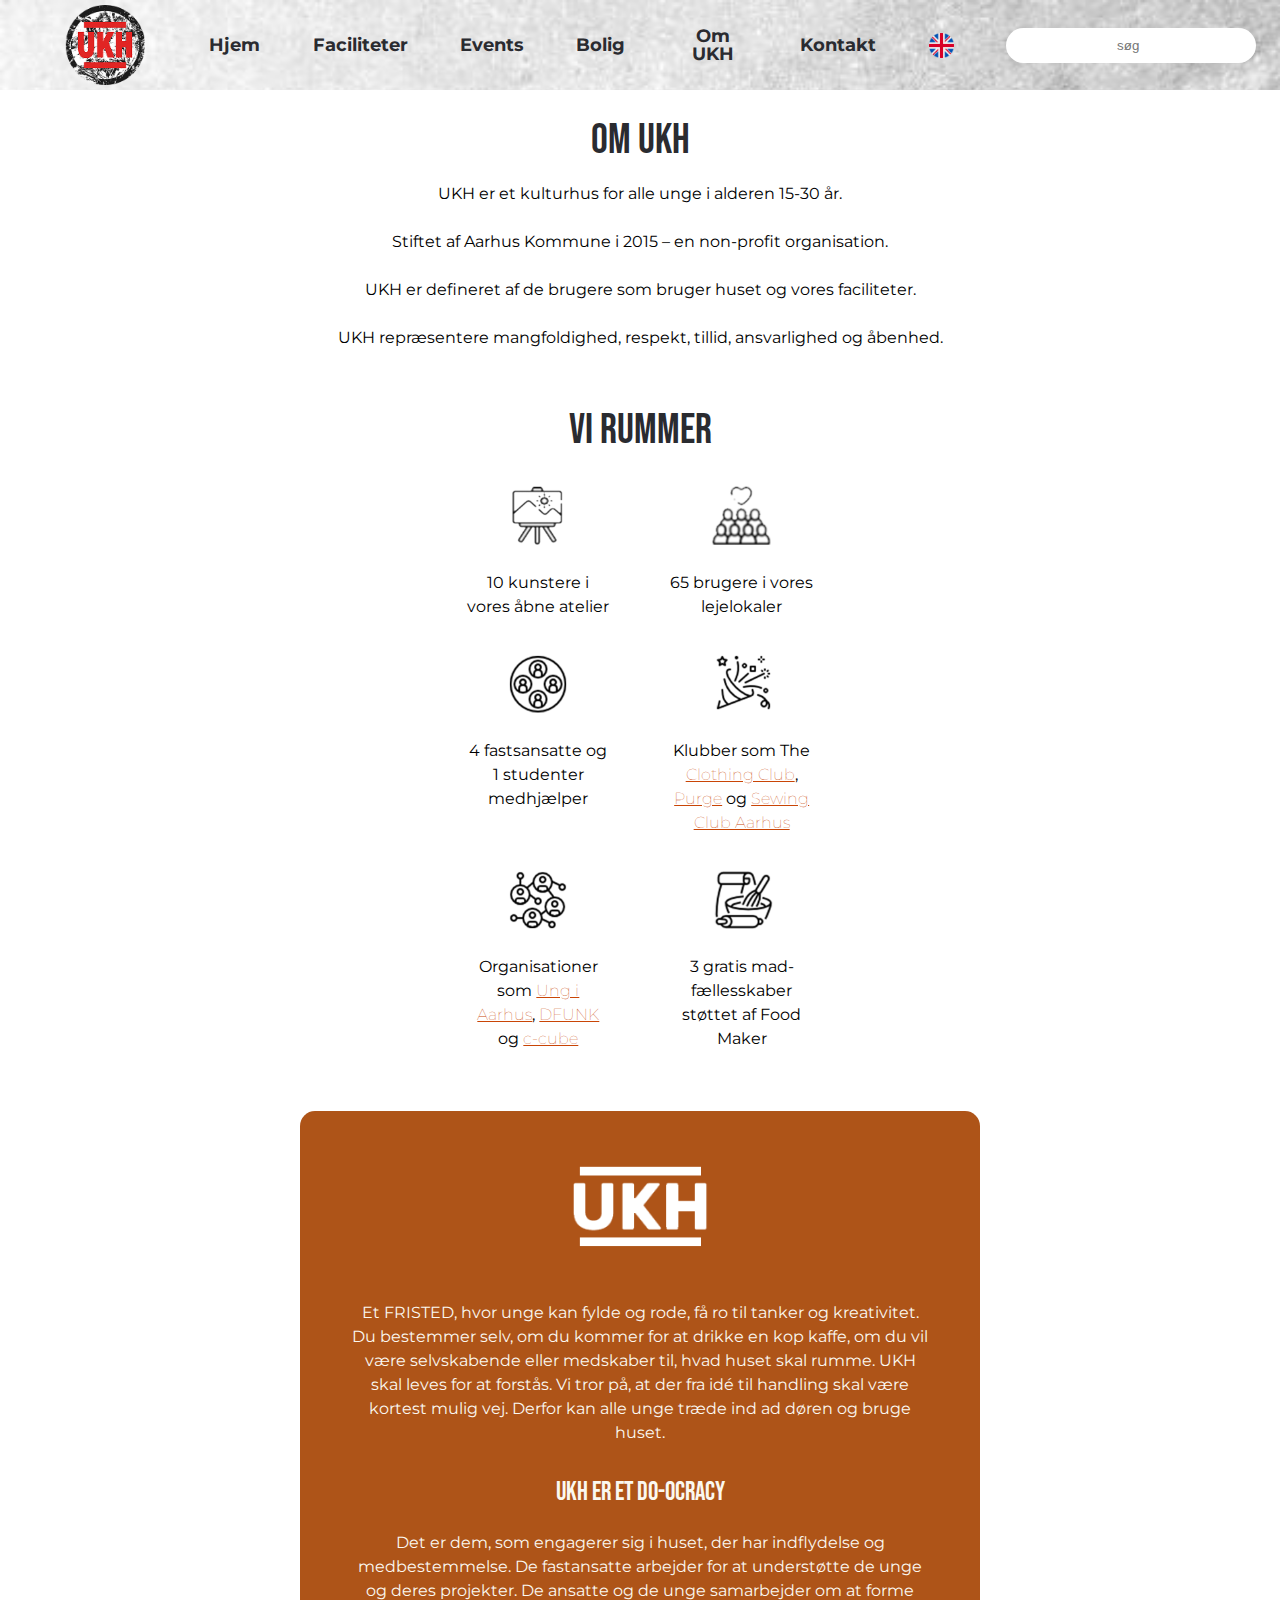
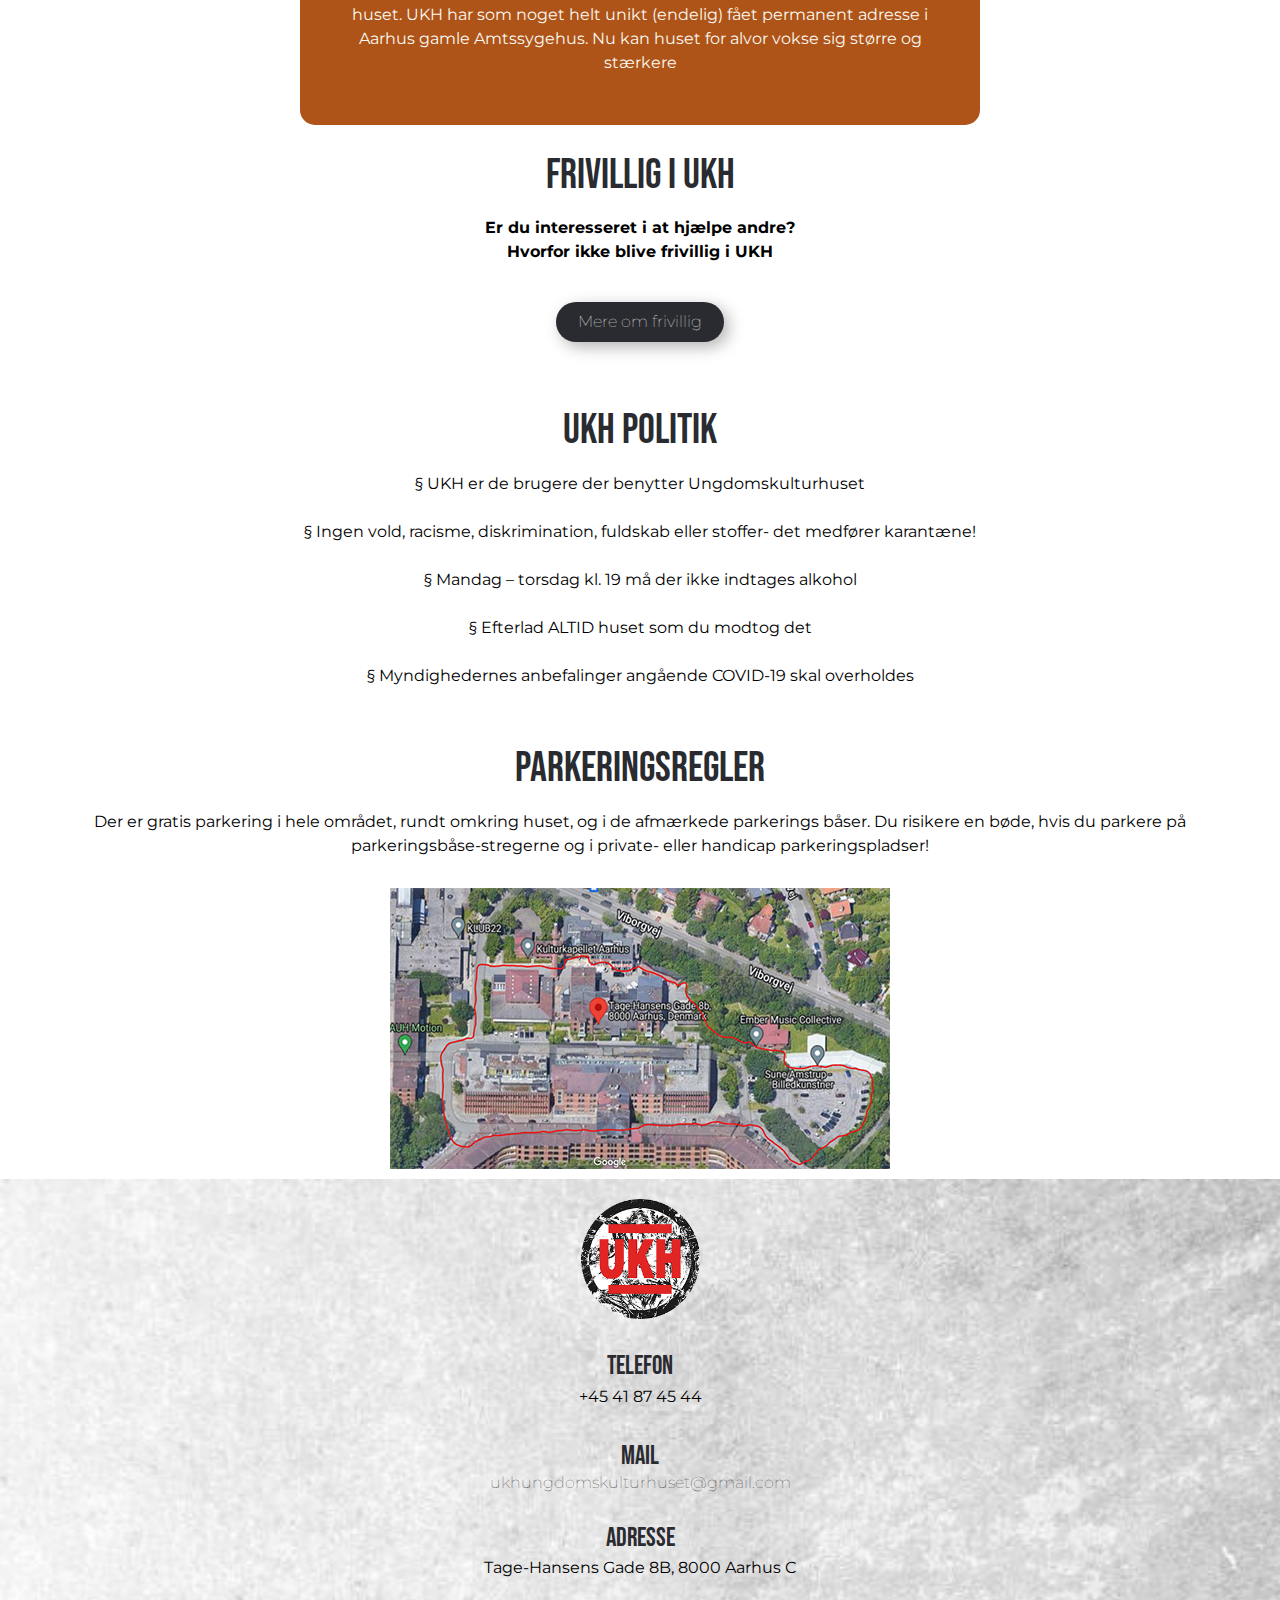
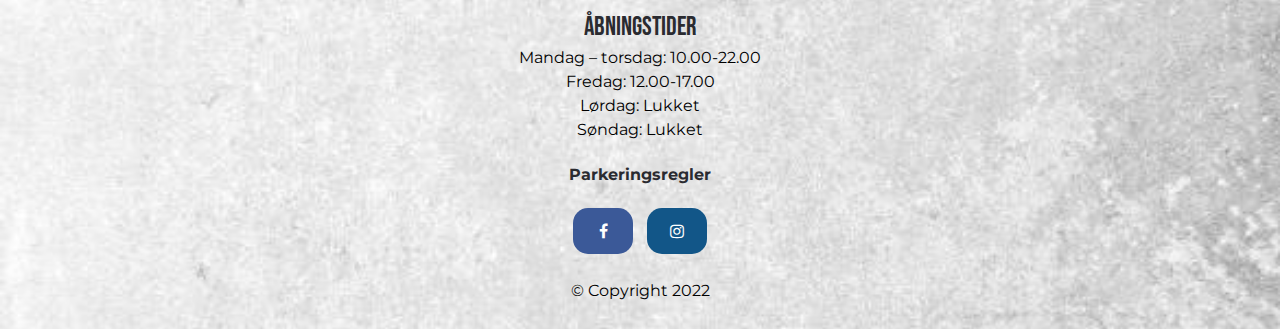
<file: dansk/omukh.html>
<!DOCTYPE html>
<html lang="da">
<head>
    <meta charset="UTF-8">
    <meta http-equiv="X-UA-Compatible" content="IE=edge">
    <meta name="viewport" content="width=device-width, initial-scale=1.0">
    <title>Ungdomskulturhuset</title>
    <link rel="stylesheet" href="/styling/styles.css">
    <link rel="stylesheet" href="/styling/omukh.css">
    <link rel="preconnect" href="https://fonts.googleapis.com">
    <link rel="preconnect" href="https://fonts.gstatic.com" crossorigin>
    <link href="https://fonts.googleapis.com/css2?family=Bebas+Neue&family=Montserrat&display=swap" rel="stylesheet">
    <link rel="stylesheet" href="https://cdnjs.cloudflare.com/ajax/libs/font-awesome/4.7.0/css/font-awesome.min.css">
    <script src="https://code.jquery.com/jquery-3.6.0.min.js"></script>
</head>
<body>
    <header>
        <nav class="navbar">
            <div class="hamburger">
                <span class="bar"></span>
                <span class="bar"></span>
                <span class="bar"></span>
            </div>
            <a id="logo-container" href="/index.html"><img id="logo" src="/images/ukhlogo.png" alt="logo"></a>
                <ul class="nav-menu">
                    <li class="nav-item">
                            <a href="/index.html" class="nav-link">Hjem</a>
                    </li>
                    <li class="nav-item drop" >
                        
                        <a href="/dansk/faciliteter.html" class="nav-link">Faciliteter</a>
                        <ul class="dropdown">
                            <li class="dropdown-item"><a href="/dansk/booking.html" class="dropdown-link">Book lokale</a></li>
                            <li class="dropdown-item"><a href="" class="dropdown-link">Køkkenet</a></li>
                            <li class="dropdown-item"><a href="" class="dropdown-link">Projektgangen</a></li>
                            <li class="dropdown-item"><a href="" class="dropdown-link">Bibliotek</a></li>
                            <li class="dropdown-item"><a href="/dansk/musikstudie.html" class="dropdown-link">Musikstudie</a></li>
                            <li class="dropdown-item"><a href="" class="dropdown-link">Åbent øver</a></li>
                            <li class="dropdown-item"><a href="" class="dropdown-link">Åbent atelier</a></li>
                            <li class="dropdown-item"><a href="" class="dropdown-link">Syværkstedet</a></li>
                            <li class="dropdown-item"><a href="" class="dropdown-link">Dansesal</a></li>
                            <li class="dropdown-item"><a href="" class="dropdown-link">Mørkekammer</a></li>
                            <li class="dropdown-item"><a href="" class="dropdown-link">Serigrafi</a></li>
                            <li class="dropdown-item"><a href="/dansk/bolig.html" class="dropdown-link">Bolig</a></li>
                        </ul>
                    </li>
                    <li class="nav-item">
                        <a href="/dansk/events.html" class="nav-link">Events</a>
                    </li>
                    <li class="nav-item">
                        <a href="/dansk/bolig.html" class="nav-link">Bolig</a>
                    </li>
                    <li class="nav-item drop">
                        <a href="/dansk/omukh.html" class="nav-link">Om UKH</a>
                        <ul class="dropdown">
                            <li class="dropdown-item"><a href="/dansk/voreshistorie.html" class="dropdown-link">Vores historie</a></li>
                            <li class="dropdown-item"><a href="/dansk/ansatte.html" class="dropdown-link">Ansatte</a></li>
                            <li class="dropdown-item"><a href="#" class="dropdown-link">Samarbejdspartnere</a></li>
                            <li class="dropdown-item"><a href="/dansk/frivillig.html" class="dropdown-link">Frivillig i UKH</a></li>
                        </ul>
                    </li>
                    <li class="nav-item">
                        <a href="/dansk/kontakt.html" class="nav-link">Kontakt</a>
                    </li>
                    <a href="#" class="sprog-lt">
                        <img src="/images/engelsk.png" alt="engelsk sprog">
                </a>
                    <li>
                        <input class="search-box" type="search" placeholder="&nbsp søg">
                    </li>
                    
                </ul>
                    <a href="#" class="sprog">
                        <img src="/images/engelsk.png" alt="engelsk sprog">
                </a>
      </nav>
    </header>
    <section class="centreret-info">
        <h1>Om UKH</h1>
        <p>UKH er et kulturhus for alle unge 
            i alderen 15-30 år.
            <br><br>
            Stiftet af Aarhus Kommune i 2015 –
            en non-profit organisation.
            <br><br>
            UKH er defineret af de brugere som 
            bruger huset og vores faciliteter.
            <br><br>
            UKH repræsentere mangfoldighed, respekt, tillid, ansvarlighed og åbenhed.
         </p>
    </section>
    <section class="centreret-info ">
        <h1>Vi rummer</h1>
        <div class="icongrid">
        <div id="icon-1">
            <img src="/images/virummer1.png" alt="kunst">
            <p>10 kunstere i vores åbne atelier</p>
        </div>
        <div id="icon-2">
            <img src="/images/virummer2.png" alt="kunst">
            <p>65 brugere i vores lejelokaler</p>
        </div>
        <div id="icon-3">
            <img src="/images/virummer3.png" alt="kunst">
            <p>4 fastsansatte og 1 studenter medhjælper</p>
        </div>
        <div id="icon-4">
            <img src="/images/virummer4.png" alt="kunst">
            <p>Klubber som The 
                <a href="">Clothing Club</a>, <a href="">Purge</a>
                 og <a href="">Sewing Club Aarhus</a></p>
        </div>
        <div id="icon-5">
            <img src="/images/virummer5.png" alt="kunst">
            <p>Organisationer som
                <a href="">Ung i Aarhus</a>, <a href="">DFUNK</a>
                 og <a href="">c-cube</a></p>
        </div>
        <div id="icon-6">
            <img src="/images/virummer6.png" alt="kunst">
            <p>3 gratis mad-fællesskaber støttet af Food Maker</p>
        </div>
        </div>
    </section>
    <section id="brownsection" class="centreret-info">
        <img id="ukhlogo" src="/images/logo_hvid.png" alt="logo">
        <p> Et FRISTED, hvor unge kan fylde og rode, 
            få ro til tanker og kreativitet. 
            Du bestemmer selv, om du kommer for 
            at drikke en kop kaffe, om du vil 
            være selvskabende eller medskaber til, 
            hvad huset skal rumme.
            
            UKH skal leves for at forstås. 
            Vi tror på, at der fra idé til handling skal 
            være kortest mulig vej. 
            Derfor kan alle unge træde ind ad 
            døren og bruge huset.
        </p>
         <h2>UKH ER ET DO-OCRACY</h2>
         <p>Det er dem, som engagerer sig i huset, 
            der har indflydelse og medbestemmelse. 
            De fastansatte arbejder for at understøtte 
            de unge og deres projekter. 
            De ansatte og de unge samarbejder 
            om at forme huset.
            
            UKH har som noget helt unikt 
            (endelig) fået permanent adresse 
            i Aarhus gamle Amtssygehus. 
            Nu kan huset for alvor vokse sig 
            større og stærkere</p>
    </section>
    <section class="centreret-info">
        <a class="mail-link" href="/dansk/frivillig.html"><h1>Frivillig i UKH</h1></a>
        <p class="boldtext">Er du interesseret i at hjælpe andre?
            <br>
            Hvorfor ikke blive frivillig i UKH</p>
    </section>
    <div class="cta-knap">
        <a class="button blackbutton" href="/dansk/frivillig.html">Mere om frivillig</a>
    </div>
        <section class="centreret-info">
            <h1>UKH Politik</h1>
            <p> § UKH er de brugere der benytter Ungdomskulturhuset
                <br><br>
                § Ingen vold, racisme, diskrimination, fuldskab eller stoffer- det medfører karantæne!
                <br><br>
                § Mandag – torsdag kl. 19 må der ikke indtages alkohol
                <br><br>
                § Efterlad ALTID huset som du modtog det
                <br><br>
                § Myndighedernes anbefalinger angående COVID-19 skal overholdes
                 </p>
            <div>
                <h1>Parkeringsregler</h1>
                <p>Der er gratis parkering i hele området, 
                rundt omkring huset, og i de afmærkede
                parkerings båser. Du risikere en bøde,
                hvis du parkere på parkeringsbåse-stregerne og i private- eller 
                handicap parkeringspladser!   
                </p>
            </div>   
            <div class="parkering">
                <img src="/images/ParkeringTilladt.jpg" alt="parkeringsplads">
            </div>
        </section>
<footer>
    <a href="#"><img src="/images/ukhlogo.png" alt="logo"></a>
    <div class="kontaktinfo">
        <h2>telefon</h2>
        <p>+45 41 87 45 44</p>
    </div>
    <div class="kontaktinfo">
        <h2>mail</h2>
        <a class="mail-link" href="mailto:ukhungdomskulturhuset@gmail.com">ukhungdomskulturhuset@gmail.com</a>
    </div>
    <div class="kontaktinfo">
        <h2>Adresse</h2>
        <p>Tage-Hansens Gade 8B,
            8000 Aarhus C</p>
    </div>
    <div id="aabningstider" class="kontaktinfo">
        <h2>Åbningstider</h2>
        <p>Mandag – torsdag: 10.00-22.00 <br>
            <p>Fredag: 12.00-17.00</p>
        <p>Lørdag: Lukket</p>
    <p>Søndag: Lukket</p>
    </div>

       
    <a class="parking" href="/dansk/omukh.html">Parkeringsregler</a>
    <div class="socialmedia">
        <a href="https://www.facebook.com/ungdomskulturhuset" class="fa fa-facebook"></a>
        <a href="https://www.instagram.com/ungdomskulturhuset_ukh/" class="fa fa-instagram"></a>
        </div>

    <p class="parking">&copy; Copyright 2022
    </p>

</footer>
<script src="/js/javascript.js"></script>
</body>
</html>
</file>
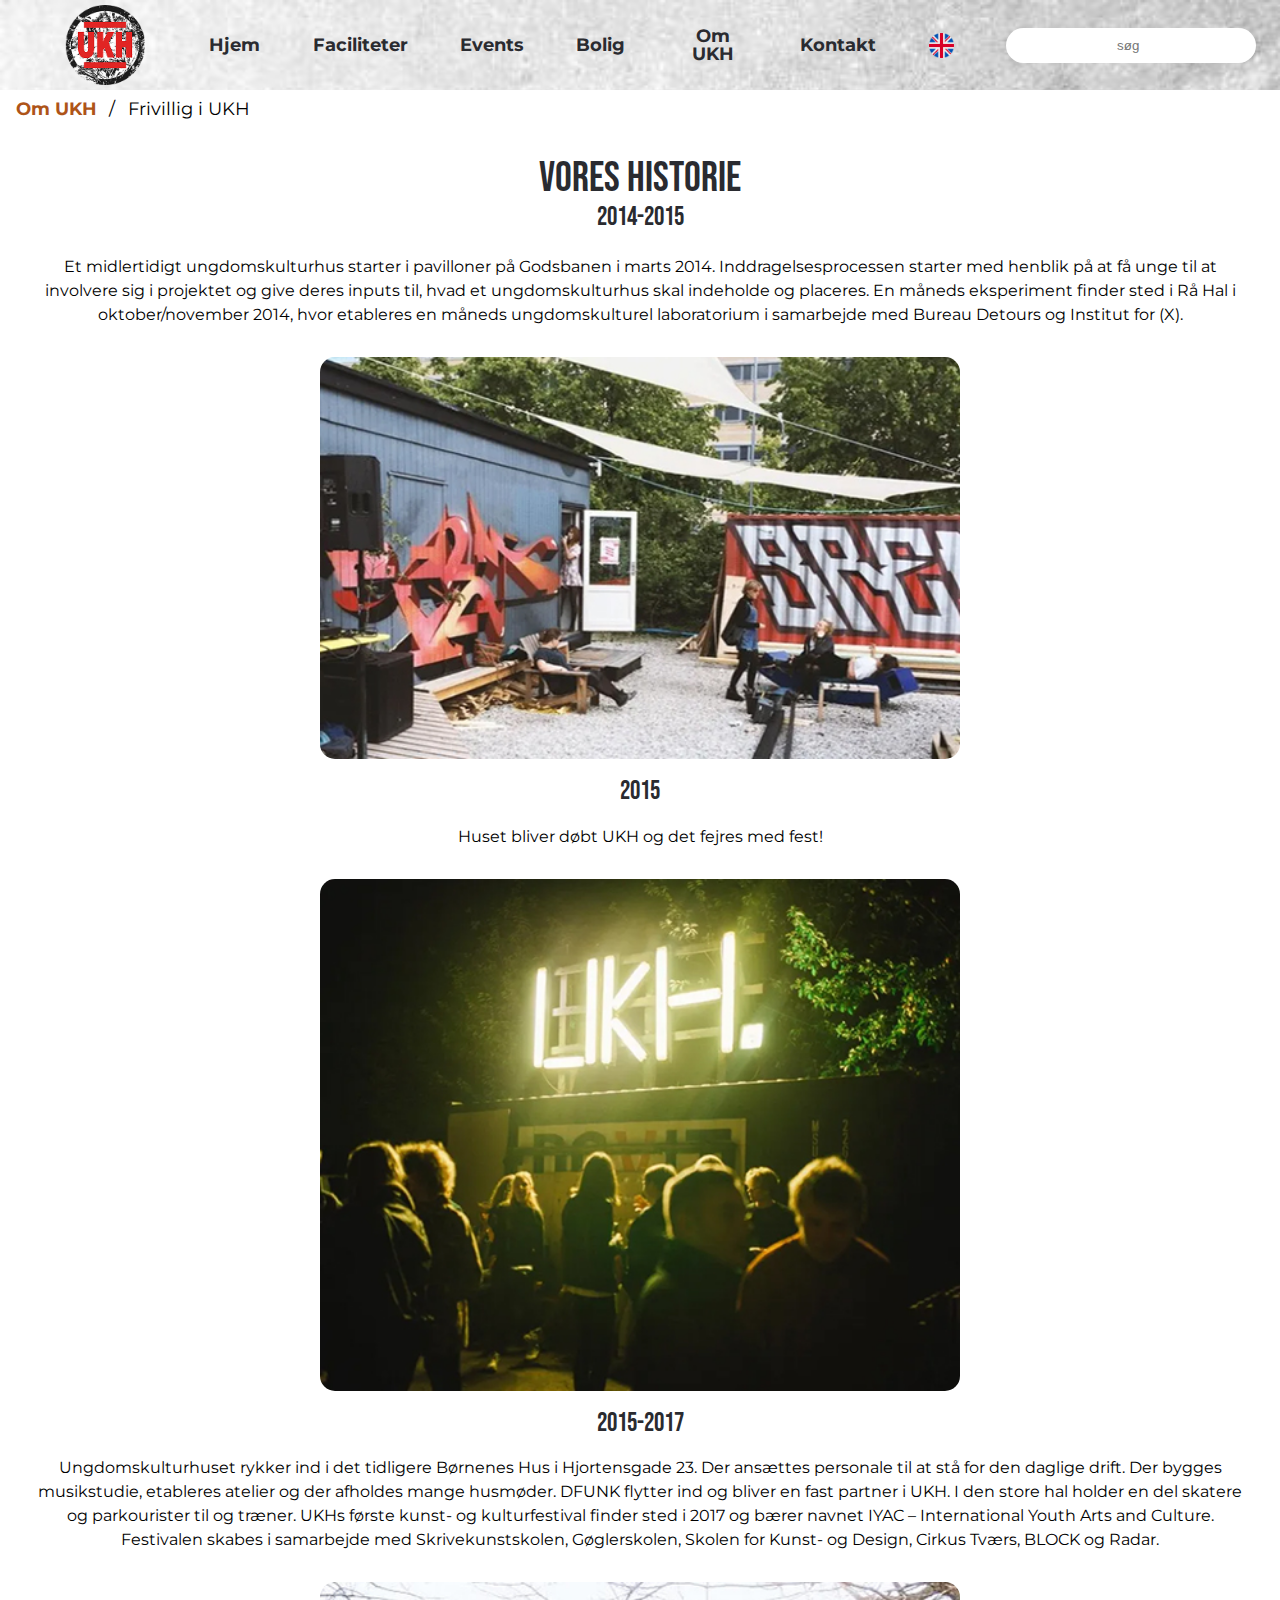
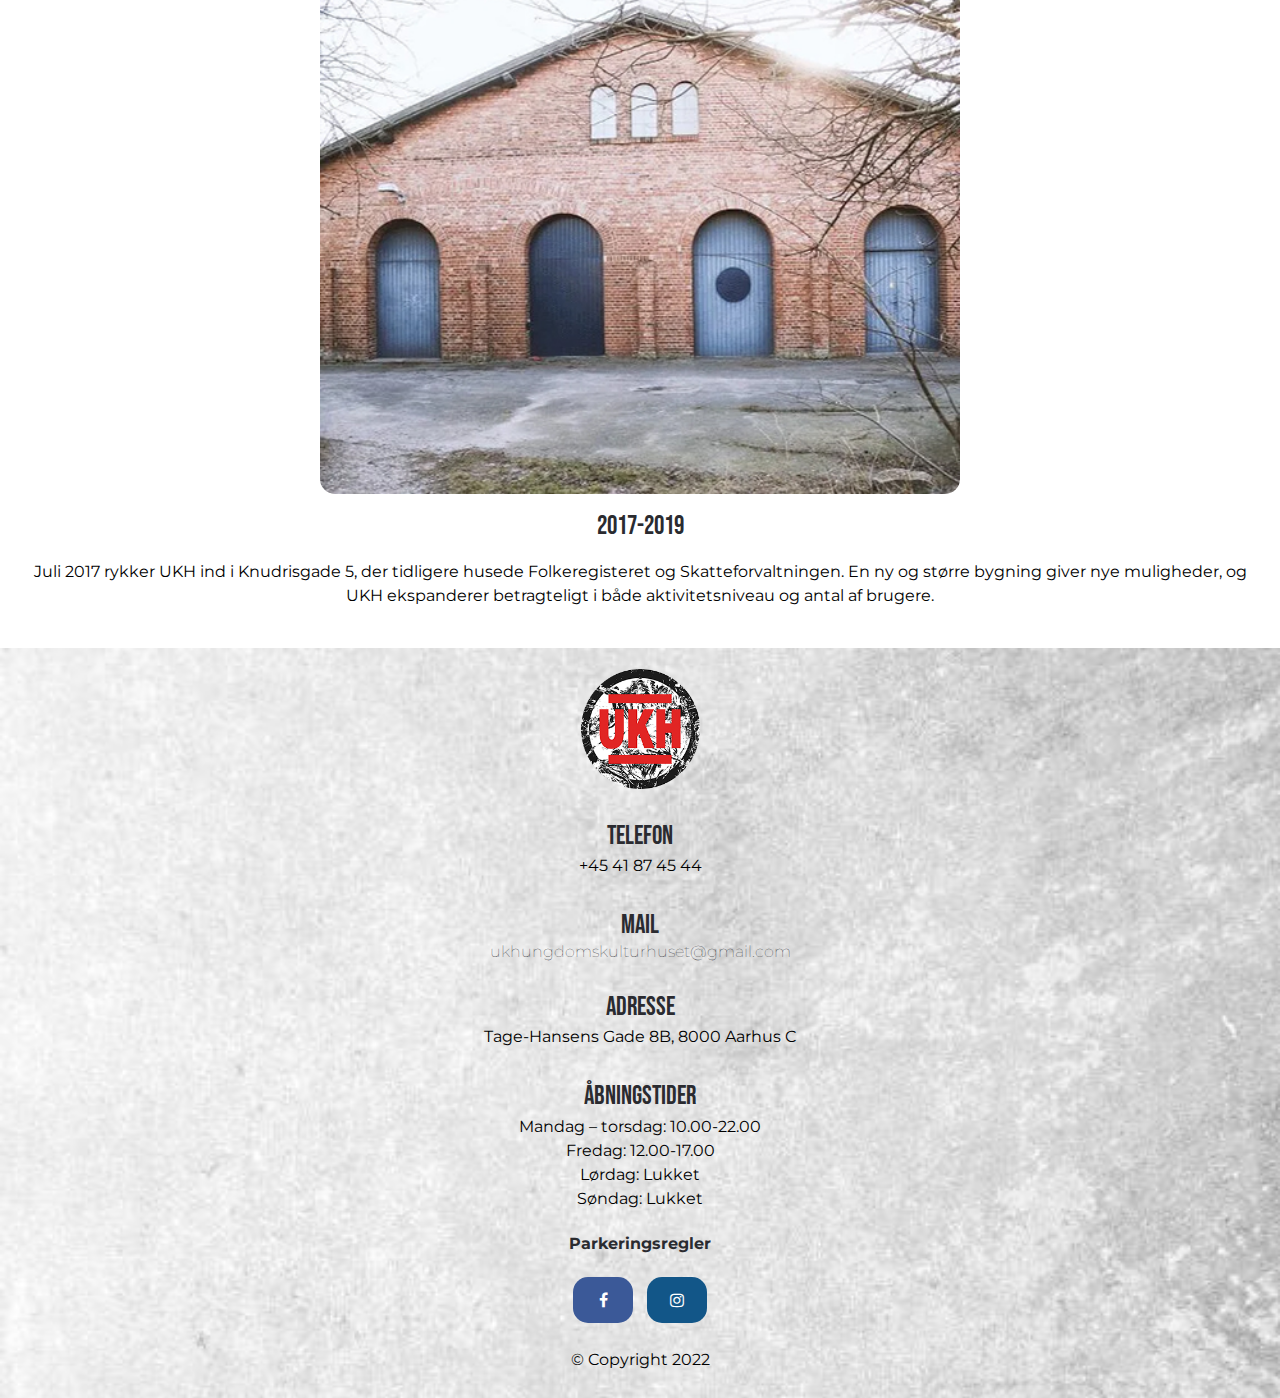
<file: dansk/voreshistorie.html>
<!DOCTYPE html>
<html lang="da">
<head>
    <meta charset="UTF-8">
    <meta http-equiv="X-UA-Compatible" content="IE=edge">
    <meta name="viewport" content="width=device-width, initial-scale=1.0">
    <title>Ungdomskulturhuset</title>
    <link rel="stylesheet" href="/styling/styles.css">
    <link rel="stylesheet" href="/styling/omukh.css">
    <link rel="preconnect" href="https://fonts.googleapis.com">
    <link rel="preconnect" href="https://fonts.gstatic.com" crossorigin>
    <link href="https://fonts.googleapis.com/css2?family=Bebas+Neue&family=Montserrat&display=swap" rel="stylesheet">
    <link rel="stylesheet" href="https://cdnjs.cloudflare.com/ajax/libs/font-awesome/4.7.0/css/font-awesome.min.css">
    <script src="https://code.jquery.com/jquery-3.6.0.min.js"></script>
</head>
<body>
    <header>
        <nav class="navbar">
            <div class="hamburger">
                <span class="bar"></span>
                <span class="bar"></span>
                <span class="bar"></span>
            </div>
            <a id="logo-container" href="/index.html"><img id="logo" src="/images/ukhlogo.png" alt="logo"></a>
                <ul class="nav-menu">
                    <li class="nav-item">
                            <a href="/index.html" class="nav-link">Hjem</a>
                    </li>
                    <li class="nav-item drop" >
                        
                        <a href="/dansk/faciliteter.html" class="nav-link">Faciliteter</a>
                        <ul class="dropdown">
                            <li class="dropdown-item"><a href="/dansk/booking.html" class="dropdown-link">Book lokale</a></li>
                            <li class="dropdown-item"><a href="" class="dropdown-link">Køkkenet</a></li>
                            <li class="dropdown-item"><a href="" class="dropdown-link">Projektgangen</a></li>
                            <li class="dropdown-item"><a href="" class="dropdown-link">Bibliotek</a></li>
                            <li class="dropdown-item"><a href="/dansk/musikstudie.html" class="dropdown-link">Musikstudie</a></li>
                            <li class="dropdown-item"><a href="" class="dropdown-link">Åbent øver</a></li>
                            <li class="dropdown-item"><a href="" class="dropdown-link">Åbent atelier</a></li>
                            <li class="dropdown-item"><a href="" class="dropdown-link">Syværkstedet</a></li>
                            <li class="dropdown-item"><a href="" class="dropdown-link">Dansesal</a></li>
                            <li class="dropdown-item"><a href="" class="dropdown-link">Mørkekammer</a></li>
                            <li class="dropdown-item"><a href="" class="dropdown-link">Serigrafi</a></li>
                            <li class="dropdown-item"><a href="/dansk/bolig.html" class="dropdown-link">Bolig</a></li>
                        </ul>
                    </li>
                    <li class="nav-item">
                        <a href="/dansk/events.html" class="nav-link">Events</a>
                    </li>
                    <li class="nav-item">
                        <a href="/dansk/bolig.html" class="nav-link">Bolig</a>
                    </li>
                    <li class="nav-item drop">
                        <a href="/dansk/omukh.html" class="nav-link">Om UKH</a>
                        <ul class="dropdown">
                            <li class="dropdown-item"><a href="/dansk/voreshistorie.html" class="dropdown-link">Vores historie</a></li>
                            <li class="dropdown-item"><a href="/dansk/ansatte.html" class="dropdown-link">Ansatte</a></li>
                            <li class="dropdown-item"><a href="#" class="dropdown-link">Samarbejdspartnere</a></li>
                            <li class="dropdown-item"><a href="/dansk/frivillig.html" class="dropdown-link">Frivillig i UKH</a></li>
                        </ul>
                    </li>
                    <li class="nav-item">
                        <a href="/dansk/kontakt.html" class="nav-link">Kontakt</a>
                    </li>
                    <a href="#" class="sprog-lt">
                        <img src="/images/engelsk.png" alt="engelsk sprog">
                </a>
                    <li>
                        <input class="search-box" type="search" placeholder="&nbsp søg">
                    </li>
                    
                </ul>
                    <a href="#" class="sprog">
                        <img src="/images/engelsk.png" alt="engelsk sprog">
                </a>
      </nav>
    </header>
    <ul class="breadcrumb">
        <li><a href="/dansk/omukh.html">Om UKH</a></li>
        <li>Frivillig i UKH</li>
    </ul>
    <section class="centreret-info">
        <h1>Vores historie</h1>
            <h2>2014-2015</h2>
                <p>Et midlertidigt ungdomskulturhus starter 
            i pavilloner på Godsbanen i marts 2014. 
            Inddragelsesprocessen starter med henblik på 
            at få unge til at involvere sig i projektet og give 
            deres inputs til, hvad et ungdomskulturhus skal 
            indeholde og placeres. 
            En måneds eksperiment finder sted i Rå Hal 
            i oktober/november 2014, hvor etableres 
            en måneds ungdomskulturel laboratorium 
            i samarbejde med Bureau Detours og Institut for (X). 
                </p>
                    <img class="historie-image" src="/images/historie1.jpg" alt="vores historie foto">
            <h2 class="yeartitel">2015</h2>
                <p>Huset bliver døbt UKH og det fejres med fest!
                </p>
                    <img class="historie-image" src="/images/historie2.jpg" alt="vores historie foto">
            <h2 class="yeartitel">2015-2017            </h2>
                <p>Ungdomskulturhuset rykker ind i det tidligere 
                    Børnenes Hus i Hjortensgade 23. Der ansættes personale til at stå for den daglige drift. 
                    Der bygges musikstudie, etableres atelier og 
                    der afholdes mange husmøder. DFUNK flytter ind og bliver en fast partner i UKH.
                    I den store hal holder en del skatere og 
                    parkourister til og træner. 
                    UKHs første kunst- og kulturfestival finder sted i 2017 
                    og bærer navnet IYAC – International Youth Arts and 
                    Culture. Festivalen skabes i samarbejde med 
                    Skrivekunstskolen, Gøglerskolen, Skolen for 
                    Kunst- og Design, Cirkus Tværs, BLOCK og Radar. 
                </p>
                    <img class="historie-image" src="/images/historie3.jpg" alt="vores historie foto">
            <h2 class="yeartitel">2017-2019</h2>
                <p>Juli 2017 rykker UKH ind i Knudrisgade 5, 
                    der tidligere husede Folkeregisteret og Skatteforvaltningen. 
                    En ny og større bygning giver nye muligheder, og 
                    UKH ekspanderer betragteligt i både 
                    aktivitetsniveau og antal af brugere.
                </p>
        </section>
<footer>
    <a href="#"><img src="/images/ukhlogo.png" alt="logo"></a>
    <div class="kontaktinfo">
        <h2>telefon</h2>
        <p>+45 41 87 45 44</p>
    </div>
    <div class="kontaktinfo">
        <h2>mail</h2>
        <a class="mail-link" href="mailto:ukhungdomskulturhuset@gmail.com">ukhungdomskulturhuset@gmail.com</a>
    </div>
    <div class="kontaktinfo">
        <h2>Adresse</h2>
        <p>Tage-Hansens Gade 8B,
            8000 Aarhus C</p>
    </div>
    <div id="aabningstider" class="kontaktinfo">
        <h2>Åbningstider</h2>
        <p>Mandag – torsdag: 10.00-22.00 <br>
            <p>Fredag: 12.00-17.00</p>
        <p>Lørdag: Lukket</p>
    <p>Søndag: Lukket</p>
    </div>

        
    <a class="parking" href="/dansk/omukh.html">Parkeringsregler</a>
    <div class="socialmedia">
        <a href="https://www.facebook.com/ungdomskulturhuset" class="fa fa-facebook"></a>
        <a href="https://www.instagram.com/ungdomskulturhuset_ukh/" class="fa fa-instagram"></a>
        </div>

    <p class="parking">&copy; Copyright 2022
    </p>

</footer>
<script src="/js/javascript.js"></script>
</body>
</html>
</file>
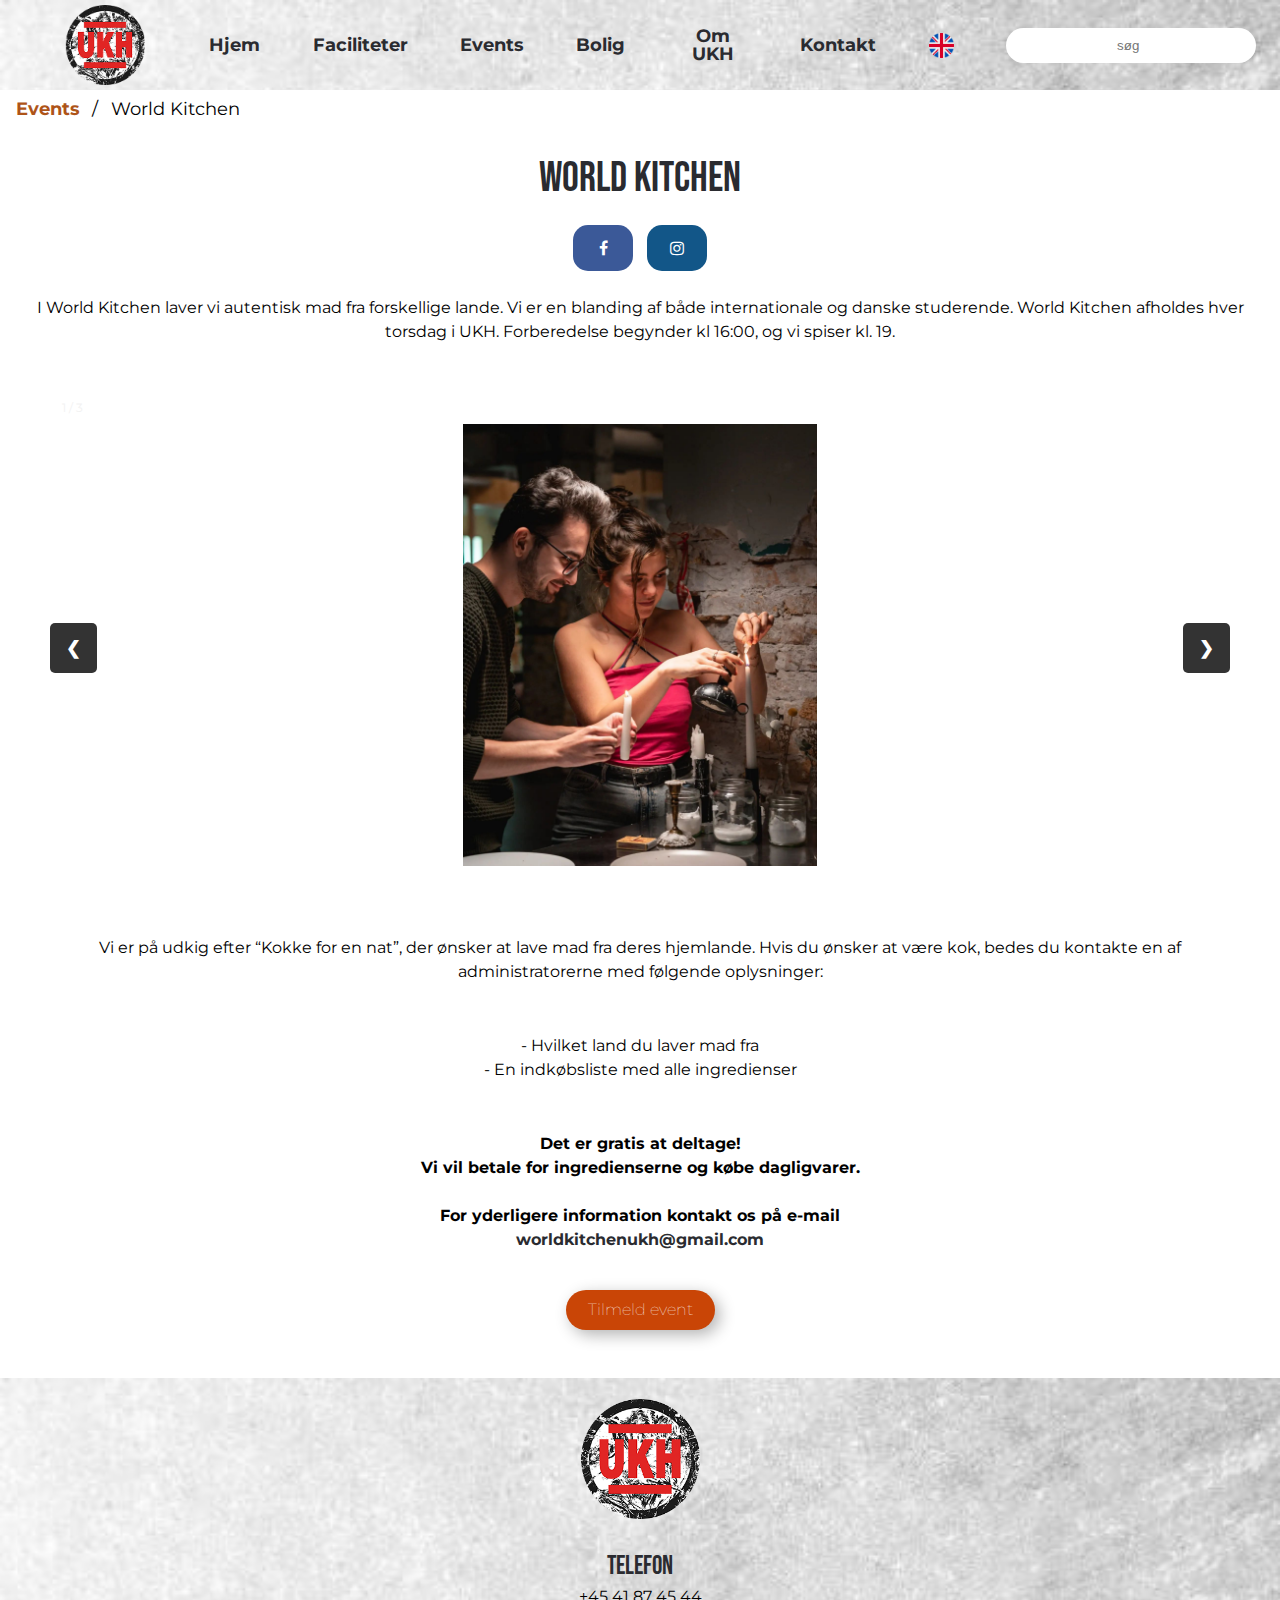
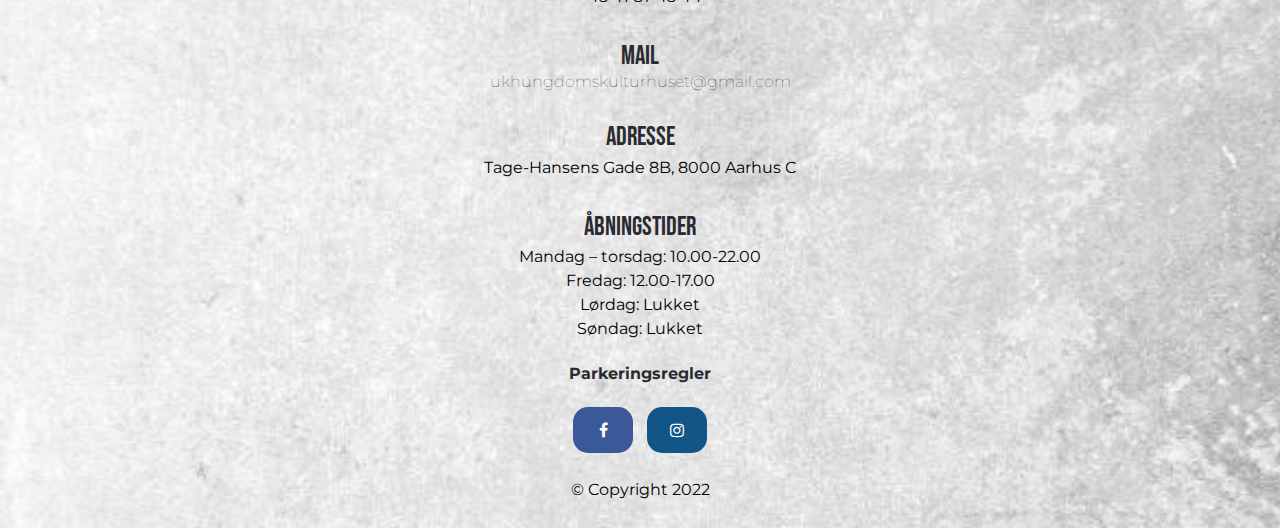
<file: dansk/worldkitchen.html>
<!DOCTYPE html>
<html lang="da">
<head>
    <meta charset="UTF-8">
    <meta http-equiv="X-UA-Compatible" content="IE=edge">
    <meta name="viewport" content="width=device-width, initial-scale=1.0">
    <title>Ungdomskulturhuset</title>
    <link rel="stylesheet" href="/styling/styles.css">
    <link rel="stylesheet" href="/styling/faciliteter.css">
    <link rel="preconnect" href="https://fonts.googleapis.com">
    <link rel="preconnect" href="https://fonts.gstatic.com" crossorigin>
    <link href="https://fonts.googleapis.com/css2?family=Bebas+Neue&family=Montserrat&display=swap" rel="stylesheet">
    <link rel="stylesheet" href="https://cdnjs.cloudflare.com/ajax/libs/font-awesome/4.7.0/css/font-awesome.min.css">
    <script src="https://code.jquery.com/jquery-3.6.0.min.js"></script>
</head>
<body>
    <header>
        <nav class="navbar">
            <div class="hamburger">
                <span class="bar"></span>
                <span class="bar"></span>
                <span class="bar"></span>
            </div>
            <a id="logo-container" href="/index.html"><img id="logo" src="/images/ukhlogo.png" alt="logo"></a>
                <ul class="nav-menu">
                    <li class="nav-item">
                            <a href="/index.html" class="nav-link">Hjem</a>
                    </li>
                    <li class="nav-item drop" >
                        
                        <a href="/dansk/faciliteter.html" class="nav-link">Faciliteter</a>
                        <ul class="dropdown">
                            <li class="dropdown-item"><a href="/dansk/booking.html" class="dropdown-link">Book lokale</a></li>
                            <li class="dropdown-item"><a href="" class="dropdown-link">Køkkenet</a></li>
                            <li class="dropdown-item"><a href="" class="dropdown-link">Projektgangen</a></li>
                            <li class="dropdown-item"><a href="" class="dropdown-link">Bibliotek</a></li>
                            <li class="dropdown-item"><a href="/dansk/musikstudie.html" class="dropdown-link">Musikstudie</a></li>
                            <li class="dropdown-item"><a href="" class="dropdown-link">Åbent øver</a></li>
                            <li class="dropdown-item"><a href="" class="dropdown-link">Åbent atelier</a></li>
                            <li class="dropdown-item"><a href="" class="dropdown-link">Syværkstedet</a></li>
                            <li class="dropdown-item"><a href="" class="dropdown-link">Dansesal</a></li>
                            <li class="dropdown-item"><a href="" class="dropdown-link">Mørkekammer</a></li>
                            <li class="dropdown-item"><a href="" class="dropdown-link">Serigrafi</a></li>
                            <li class="dropdown-item"><a href="/dansk/bolig.html" class="dropdown-link">Bolig</a></li>
                        </ul>
                    </li>
                    <li class="nav-item">
                        <a href="/dansk/events.html" class="nav-link">Events</a>
                    </li>
                    <li class="nav-item">
                        <a href="/dansk/bolig.html" class="nav-link">Bolig</a>
                    </li>
                    <li class="nav-item drop">
                        <a href="/dansk/omukh.html" class="nav-link">Om UKH</a>
                        <ul class="dropdown">
                            <li class="dropdown-item"><a href="/dansk/voreshistorie.html" class="dropdown-link">Vores historie</a></li>
                            <li class="dropdown-item"><a href="/dansk/ansatte.html" class="dropdown-link">Ansatte</a></li>
                            <li class="dropdown-item"><a href="#" class="dropdown-link">Samarbejdspartnere</a></li>
                            <li class="dropdown-item"><a href="/dansk/frivillig.html" class="dropdown-link">Frivillig i UKH</a></li>
                        </ul>
                    </li>
                    <li class="nav-item">
                        <a href="/dansk/kontakt.html" class="nav-link">Kontakt</a>
                    </li>
                    <a href="#" class="sprog-lt">
                        <img src="/images/engelsk.png" alt="engelsk sprog">
                </a>
                    <li>
                        <input class="search-box" type="search" placeholder="&nbsp søg">
                    </li>
                    
                </ul>
                    <a href="#" class="sprog">
                        <img src="/images/engelsk.png" alt="engelsk sprog">
                </a>
      </nav>
    </header>
    <ul class="breadcrumb">
        <li><a href="/dansk/events.html">Events</a></li>
        <li>World Kitchen</li>
      </ul>
    <section class="centreret-info">
        <h1>World Kitchen</h1>
        <div class="socialmedia">
            <a href="#" class="fa fa-facebook"></a>
            <a href="#" class="fa fa-instagram"></a>
            </div>
        <p>I World Kitchen laver vi autentisk mad 
            fra forskellige lande. 
            Vi er en blanding af både internationale og 
            danske studerende. 
            World Kitchen afholdes hver torsdag i UKH. 
            Forberedelse begynder kl 16:00, og vi spiser kl. 19.</p>
    </section>
    <section class="slideshow">
        <div class="slideshow-container">
    
            <div class="mySlides fade">
              <div class="numbertext">1 / 3</div>
              <img src="/images/worldkitchen1.jpg" alt="event billede">
            </div>
            
            <div class="mySlides fade">
              <div class="numbertext">2 / 3</div>
              <img src="/images/worldkitchen2.jpg" alt="event billede">
            </div>
    
            <div class="mySlides fade">
                <div class="numbertext">3 / 3</div>
                <img src="/images/worldkitchen3.jpg" alt="event billede">
              </div>
            
            <a class="prev" onclick="plusSlides(-1)">❮</a>
            <a class="next" onclick="plusSlides(1)">❯</a>     
            </div>
    </section>
    <section class="centreret-info">
        <p> Vi er på udkig efter “Kokke for en nat”, der ønsker at lave mad fra deres hjemlande. 
            Hvis du ønsker at være kok, bedes du kontakte en af administratorerne med følgende oplysninger:</p>
            <p> -  Hvilket land du laver mad fra
                <br>
                -  En indkøbsliste med alle ingredienser
                </p>
            <p class="boldtext"> 
                Det er gratis at deltage!
                <br>
                Vi vil betale for ingredienserne og 
                købe dagligvarer.
                <br><br>
                For yderligere information kontakt os 
                på e-mail
                <br> 
                <a id="link" href="">worldkitchenukh@gmail.com</a></p>
    </section>
    <div class="cta-knap">
        <a class="button redbutton" href="#">Tilmeld event</a>
    </div>
<footer>
    <a href="#"><img src="/images/ukhlogo.png" alt="logo"></a>
    <div class="kontaktinfo">
        <h2>telefon</h2>
        <p>+45 41 87 45 44</p>
    </div>
    <div class="kontaktinfo">
        <h2>mail</h2>
        <a class="mail-link" href="mailto:ukhungdomskulturhuset@gmail.com">ukhungdomskulturhuset@gmail.com</a>
    </div>
    <div class="kontaktinfo">
        <h2>Adresse</h2>
        <p>Tage-Hansens Gade 8B,
            8000 Aarhus C</p>
    </div>
    <div id="aabningstider" class="kontaktinfo">
        <h2>Åbningstider</h2>
        <p>Mandag – torsdag: 10.00-22.00 <br>
            <p>Fredag: 12.00-17.00</p>
        <p>Lørdag: Lukket</p>
    <p>Søndag: Lukket</p>
    </div>

       
    <a class="parking" href="/dansk/omukh.html">Parkeringsregler</a>
    <div class="socialmedia">
        <a href="https://www.facebook.com/ungdomskulturhuset" class="fa fa-facebook"></a>
        <a href="https://www.instagram.com/ungdomskulturhuset_ukh/" class="fa fa-instagram"></a>
        </div>

    <p class="parking">&copy; Copyright 2022
    </p>

</footer>
<script src="/js/javascript.js"></script>
</body>
</html>
</file>
<file: styling/omukh.css>
/* variables */

:root{
	--white: #fbf8f0;
	--blue: #dddeff;
	--brown: #ae5418;
	--red: #c94506;
	--black: #2a2b30;
}
#brownsection{
    background-color: var(--brown);
    padding: 20px;
    color: var(--white);
    margin: 10px;
    border-radius: 15px;
}
#brownsection h2{
    color: var(--white);
}
#brownsection #ukhlogo{
    height: 150px;
}
.icongrid{
    padding: 30px;
    display: grid;
    grid-template-columns: 1fr 1fr;
}
.icongrid div img{
    height: 70px;
}
.icongrid div a{
    font-weight: lighter;
    text-decoration: underline;
    color: var(--red);
}
.historie-image{
    width: 95%;
    border-radius: 15px;
}
.yeartitel{
    padding: 20px 0 0 0;
}
#ansatte h2{
    padding-top: 40px;
}
.ansat{
    padding-top: 30px;
    background-image: url(/images/pinkbackground.png);
    background-size: cover;
    margin: 10px;
    border-radius: 15px;
    padding: 30px;
}
.ansat img{
    height: 200px;
}
.ansat a{
    font-weight: lighter;
    text-decoration: underline;

}
.ansatkontakt{
    display: flex;
    justify-content: space-around;
    align-items: center;
    text-align: center;
}
.ansatkontakt p{
    padding: 10px;
}
.ansatkontakt img{
    height: 30px;
}
.parkering img{
    width: 100%;
}
@media screen and (min-width: 769px){
    .historie-image{
        width: 50%;
        border-radius: 15px;
    }
#brownsection{
    background-color: var(--brown);
    padding: 20px;
    color: var(--white);
    margin: 0 auto;
    border-radius: 15px;
    width: 50%;
}
.icongrid{
    padding: 30px;
    display: grid;
    grid-template-columns: repeat(6,1fr);
}
#icon-1{
    grid-column: 3/4;
}
#icon-3{
    grid-column: 3/4;
}
#icon-5{
    grid-column: 3/4;
}
}
</file>
<file: styling/bolig.css>
:root{
	--white: #fbf8f0;
	--blue: #dddeff;
	--brown: #ae5418;
	--red: #c94506;
	--black: #2a2b30;
}
.slideshow p{
    text-align: center;
    font-weight: bold;
}
.slideshow img{
    border-radius: 15px;
    height: 70%;
    width: 70%;
}

#link{
    font-weight: lighter;
    text-decoration: underline;
    color: var(--red);
}
.ansat{
    padding-top: 30px;
    background-image: url(/images/pinkbackground.png);
    background-size: cover;
    margin: 10px;
    border-radius: 15px;
    padding: 30px;
}
.ansat img{
    height: 200px;
}
.ansat a{
    font-weight: lighter;
    text-decoration: underline;
}
.ansatkontakt{
    display: flex;
    justify-content: space-around;
    align-items: center;
    text-align: center;
    padding-top: 30px;
}
.ansatkontakt img{
    height: 30px;
}
@media screen and (min-width: 769px){
    .slideshow img{
        border-radius: 15px;
        height: 40%;
        width: 40%;
    }
}
</file>
<file: styling/booking.css>
/* variables */

:root{
	--white: #fbf8f0;
	--blue: #dddeff;
	--brown: #ae5418;
	--red: #c94506;
	--black: #2a2b30;
}

#retningslinjer h2{
    padding-top: 30px;
}
input, textarea, select{
    width: 100%;
    background-color: white;
    border-radius: 15px;
    border: none;
    outline: none;
    padding: 10px;
    margin-top: 5px;
}
.bf-bodybox{
    padding: 20px;
    width: 80%;
}
.bf-row{
    display: flex;
    justify-content: space-between;
    padding: 10px 0;
}
.bf-col-12{
    width: 100%;
}
.bf-col-3{
    width: 100%;
}

.bf-col-6{
    width: 100%;
}
.booking-regler{
    text-align: center;
    padding: 20px;
}
#booking-ansvarlig{
    text-align: center;
}
#booking-ansvarlig a{
    font-weight: lighter;
    color:var(--red);
    text-decoration: underline;
}

.bf-container{
    display: flex;
    justify-content: center;
    align-items: center;
    flex-direction: column;
    min-height: 100vh;
    overflow-y: auto;
    padding: 20px 15px;
    background-color: var(--blue);
    margin: 10px;
    border-radius: 15px;
}
.bf-body{
    width: 500px;
    background-color: bisque;
    text-align: center;
    align-items: center;
}
.faciliteter img{
    height: 70%;
    width: 70%;
}
@media screen and (min-width: 769px){
    .bf-container{
        display: flex;
        justify-content: center;
        align-items: center;
        flex-direction: column;
        min-height: 100vh;
        overflow-y: auto;
        padding: 20px 15px;
        background-color: var(--blue);
        margin: 0 auto;
        border-radius: 15px;
        width: 50%;
    }

    #retningslinjer{
        padding-left: 25%;
        padding-right: 25%;
    }
    .faciliteter{
        flex-direction: column;
        justify-content: center;
        align-items: center;
    }
    .faciliteter img{
        height: 30%;
        width: 30%;
    }
}
</file>
<file: styling/events.css>
#more{
    display: none;
    margin: 0;
    padding: 0;
}
#moreBtn{
    cursor: pointer;
}
#egenevent-titel{
    padding-top:30px ;
}
.centreret-info h2{
	padding-top: 30px;
}
/* Event billeder */

#fastevent-1{
	background-image: url("/images/event4.jpg");
}
#fastevent-2{
	background-image: url("/images/hiphop.jpg");
}
#fastevent-3{
	background-image: url("/images/event2.jpg");
}

#event-5{
	background-image: url("/images/madmekka.jpg");
}
#event-6{
	background-image: url("/images/runningclub.jpg");
}
#event-7{
	background-image: url("/images/clothingclub.jpg");
}
#event-8{
	background-image: url("/images/hiphop.jpg");
}
</file>
<file: styling/faciliteter.css>
.faciliteter{
	display: flex;
	flex-wrap: nowrap;
	width: 90%;
	margin: auto;
	justify-content: center;
	flex-wrap: wrap;
}

.faciliteter > h1{
	padding: 30px;

}
.faciliteter > img{
	padding-bottom: 30px;
	width: 90%;
}
.flex-container > div > img{
	margin-top: 10px;
	width: 50%;
}
.flex-container > div > p{
    margin-bottom: 30px;
}
@media screen and (min-width: 769px){
.faciliteter{
	flex-direction: column;
	justify-content: center;
	align-items: center;
}
.faciliteter img{
	height: 30%;
	width: 30%;
}
.flex-container{
	display: grid;
	grid-template-columns: 1fr 1fr;
}
.flex-container > div > img{
	margin-top: 10px;
	width: 300px;
	height: 300px;
}
#mørkekamer{
	width: 300px;
	height: 300px;
}
.flex-container > div > p{
    margin-bottom: 30px;
	padding-left: 25%;
	padding-right: 25%;
}

}
</file>
<file: styling/kontakt.css>
.kontaktsiden-info div img{
    height: 50px;
}
#map{
    width: 90%;
    height: 90%;
    padding: 20px;
    border-radius: 15px;
    margin-bottom: 30px;
}
.kontaktsiden div a{
    text-decoration: underline;
    font-weight: lighter;
}
.kontaktsiden-info{
    display: flex;
    flex-direction: column;
    text-align: center;
    align-items: center;
}
.kontaktsiden-info h1{
    padding: 30px 30px 0px 30px;
}
.kontaktsiden-info p{
    padding: 20px 30px 30px 30px;
    line-height: 150%;
}
</file>
<file: styling/styles.css>
/* resets */
html, body, div, span, applet, object, iframe,
h1, h2, h3, h4, h5, h6, p, blockquote, pre,
a, abbr, acronym, address, big, cite, code,
del, dfn, em, img, ins, kbd, q, s, samp,
small, strike, strong, sub, sup, tt, var,
b, u, i, center,
dl, dt, dd, ol, ul, li,
fieldset, form, label, legend,
table, caption, tbody, tfoot, thead, tr, th, td,
article, aside, canvas, details, embed, 
figure, figcaption, footer, header, hgroup, 
menu, nav, output, ruby, section, summary,
time, mark, audio, video {
	margin: 0;
	padding: 0;
	border: 0;
	font-size: 100%;
	font: inherit;
	vertical-align: baseline;
}
/* HTML5 display-role reset for older browsers */
article, aside, details, figcaption, figure, 
footer, header, hgroup, menu, nav, section {
	display: block;
}
body {
	line-height: 1;
}
ol, ul {
	list-style: none;
}
blockquote, q {
	quotes: none;
}
blockquote:before, blockquote:after,
q:before, q:after {
	content: '';
	content: none;
}
table {
	border-collapse: collapse;
	border-spacing: 0;
}

/* variables */

:root{
	--white: #fbf8f0;
	--blue: #dddeff;
	--brown: #ae5418;
	--red: #c94506;
	--black: #2a2b30;
}

/* fonts */

body{
	font-family: 'Montserrat', sans-serif;
}
p{
	line-height: 150%;
}
a{
	color: var(--black);
	text-decoration: none;
	font-weight: bold;
}
h1, h3{
	font-family: 'Bebas Neue', cursive;
	color: var(--black);
	font-size: 2.6em;
}
h1{
	text-align: center;
}
h2{
	font-family: 'Bebas Neue', cursive;
	color: var(--black);
	font-size: 1.6em;
	padding: 5px;
}

.nav-link{
	font-size: 1.2em;
}
.boldtext{
    font-weight: bold;
}
/*base stykes */
ul.breadcrumb {
	padding: 10px 16px;
	list-style: none;
  }
  ul.breadcrumb li {
	display: inline;
	font-size: 18px;
  }
  ul.breadcrumb li+li:before {
	padding: 8px;
	color: black;
	content: "/\00a0";
  }
  ul.breadcrumb li a {
	color:var(--brown);
	text-decoration: none;
  }
  ul.breadcrumb li a:hover {
	color: var(--red);
  }
  .centreret-info{
    display: flex;
    flex-direction: column;
    text-align: center;
    align-items: center;
}
.centreret-info h1{
    padding: 30px 30px 0px 30px;
}
.centreret-info p{
    padding: 20px 30px 30px 30px;
    line-height: 150%;
}
.fri-video{
    width: 90%;
	margin: 10px;
	border-radius: 15px;
}
/* mobil styles */
@media screen and (max-width: 768px){

/* navigation */

.bar{
display: block;
width: 25px;
height: 3px;
margin: 5px auto;
-webkit-transition: all 0.3s ease-in-out;
transition: all 0.3s ease-in-out;
background-color: var(--black);
border-radius: 10px;
}
.hamburger{
	display: block;
}
.hamburger.active .bar:nth-child(2){
	opacity: 0;
}
.hamburger.active .bar:nth-child(1){
	transform: translateY(8px) rotate(45deg);
}
.hamburger.active .bar:nth-child(3){
	transform: translateY(-8px) rotate(-45deg);
}
.navbar{
	height: 80px;
	display: flex;
	justify-content: space-between;
	align-items: center;
	padding: 0 24px;
	background-image: url(/images/footertexture.jpg);
	background-size: cover;
	background-repeat: no-repeat;
}
.nav-menu{
	position: absolute;
	left: -100%;
	top: 80px;
	gap: 0;
	flex-direction: column;
	background-color: var(--white);
	width: 100%;
	text-align: center;
	z-index: 999;
	transition: 0.3s;
}
.navbar img{
	height: 70px;
}
.nav-item{
	margin: 20px 0;
}
.nav-menu.active{
	left: 0;
}
.sprog img{
	height: 25px;
}
#search-icon{
	display: none;
}
.search-box{
	height: 35px;
	width: 250px;
	border-radius: 30px;
	text-align: center;
	margin-bottom: 20px;
}
.dropdown-link{
	font-weight: lighter;
	line-height: 30px;
}
.dropdown{
	margin-top: 10px;
	background-color:var(--white);
	padding: 10px;
} 
.dropdown-item{
	padding: 5px;
}
/* hero section */
.flex{
	display: flex;
	justify-content: center;
	align-items: center;
	
}
.video-content{
	position: absolute;
	z-index: 1;
}
.video-content h1{
	color: var(--white);
	font-size: 2em;
}
#hero{
	background-color: #2a2b30;
	z-index: -1;
}
#hero video{
	grid-column: 1/7;
	height: 100vh;
	width: 100%;
	position: relative;
	object-fit: cover;
	z-index: 0;
	opacity: 0.7;
}
.grid{
	display: grid;
	grid-template-columns: repeat(6,1fr);
}
.fpKontaktinfo{
	padding: 50px;
	display: flex;
	flex-direction: column;
}
.kontaktinfo{
	display: flex;
	align-items: center;
	text-align: center;
	padding: 5px;
	margin-top: 20px;
}
.kontaktinfo p{
	padding-top: 0;
}
.fpKontaktinfo div h2{
	padding: 5px;
}

/* faciliteter slides */

.slideshow{
	padding: 20px 50px 20px 50px;
}
.mySlides {
	text-align: center;
}
img {
	vertical-align: middle;
}
.slideshow-container {
  position: relative;
  padding-top: 30px;
  padding-bottom: 30px;
}
.prev, .next {
  cursor: pointer;
  position: absolute;
  top: 50%;
  width: auto;
  padding: 16px;
  margin-top: -22px;
  color: white;
  font-weight: bold;
  font-size: 18px;
  transition: 0.6s ease;
  border-radius: 5px 5px 5px 5px;
  user-select: none;
}

.next {
  right: 0;
  border-radius: 5px 5px 5px 5px;
}

.prev, .next {
  background-color: rgba(0,0,0,0.8);
}

.text {
  color: var(--black);
  font-size: 15px;
  position: absolute;
  bottom: 0;
  width: 100%;
  text-align: center;
}

.numbertext {
  color: #f2f2f2;
  font-size: 12px;
  padding: 8px 12px;
  position: absolute;
  top: 0;
}
.mySlides img{
	width: 80%;
}
.fade {
  animation-name: fade;
  animation-duration: 1.5s;
}
@keyframes fade {
  from {opacity: .4} 
  to {opacity: 1}
}
.blackbutton{
	background-color: var(--black);
}
.redbutton{
	background-color: var(--red);
}
.cta-knap{
	width: 100%;
	display: flex;
	justify-content: center;
	align-items: center;
	padding-bottom: 30px;
}
.button {
	display: inline-block;
	padding: 12px 22px;
	text-align: center;
	text-decoration: none;
	color: #ffffff;
	border-radius: 30px;
	outline: none;
	margin: 8px;
	font-weight: lighter;
	box-shadow: 0.3em 0.3em 1em rgba(0, 0, 0, 0.3);;
  }

/* kalender */
#event-1{
	background-image: url("/images/event1.jpg");
}
#event-2{
	background-image: url("/images/event2.jpg");
}
#event-3{
	background-image: url("/images/event3.jpg");
}
#event-4{
	background-image: url("/images/event4.jpg");
}
.fpKalender{
	padding: 30px 0 0 0;
	display: flex;
	flex-direction: column;
}
.fpKalender h1{
	padding-bottom: 30px;
}
.event-container{
	margin: 10px;
	border-radius: 15px;
	background-position: center;
	background-size: cover;
	background-repeat: no-repeat;
	box-shadow: inset 0 -3em 3em rgba(0, 0, 0, 0.1),
    0.3em 0.3em 1em rgba(0, 0, 0, 0.3);
}
.dato h3, .tid h2, .lokation h2, .titel h3{
	color: var(--white);
}
.event-content{
	background-color: rgba(0,0,0, 0.4);;
	border-radius: 15px;
	display: grid;
	grid-template-rows: repeat(6,1fr);
	padding: 20px;
}
.location-icon{
	height: 25px;
	
}
.lokation{
	display: flex;
	align-items: center;
	grid-row: 5/6;

}
.titel{
	grid-row: 6/7;
}

/* vi rummer */

.icongrid{
    padding: 30px;
    display: grid;
    grid-template-columns: 1fr 1fr;
}
.icongrid div img{
    height: 70px;
}
.icongrid div a{
    font-weight: lighter;
    text-decoration: underline;
}

/* footer */

footer{
	display: flex;
	justify-content: center;
	flex-direction: column;
	margin-top: 10px;
	height: 750px;
	background-image: url(/images/footertexture.jpg);
	background-repeat: no-repeat;
	background-size: cover;
	align-items: center;
}
footer img{
	position: relative;
	height: 120px;
	width: 120px;
	bottom: 5px;
}
.mail-link{
	font-weight: lighter;
}
.parking{
	padding-top: 20px;
}
.socialmedia{
	padding-top: 20px;
}
.fa-instagram {
	background: #125688;
	color: white;
}
.fa-facebook {
	background: #3B5998;
	color: white;
}
.fa {
	margin: 5px;
	padding: 15px;
	font-size: 30px;
	width: 30px;
	text-align: center;
	text-decoration: none;
	border-radius: 15px;
  }

}


/* laptop styles */
@media screen and (min-width: 769px){
	.pad25{
        padding-left: 25%;
        padding-right: 25%;
    }

/* navigation */
.hamburger{
	display: none;
}
#logo{
	height: 80px;
}
.navbar #logo-container{
	grid-column: 1/3;
}
.navbar{
	min-height: 90px;
	display: grid;
	grid-template-columns: repeat(12,1fr);
	align-items: center;
	padding: 0 24px 0 0;
	text-align: center;
	background-image: url(/images/footertexture.jpg);
	background-size: cover;
	background-repeat: no-repeat;
}
.nav-menu{
	grid-column: 3/13;
	display: flex;
	justify-content: space-between;
	align-items: center;
	gap: 5%;
	text-align: center;
}
.nav-link{
	transition: 0.3s ease;
	font-size: 18px;
}
.nav-link:hover{
	color: var(--red);
}
.sprog{
	display: none;
}
.sprog-lt img{
	height: 25px;
}
.dropdown{
	display: none;
	position: absolute;
  background-color: #f9f9f9;
  min-width: 160px;
  box-shadow: 0px 8px 16px 0px rgba(0,0,0,0.2);
  z-index: 999;
  border-radius: 0 15px 15px 15px;
  padding: 10px;
}
.dropdown-item{
	color: black;
  padding: 12px 16px;
  text-decoration: none;
  display: block;
}
.dropdown-link{
	font-weight: lighter;
	font-size: 16px;
	transition: 0.3s ease;
}
.dropdown-link:hover{
	color: var(--red);
}
.drop:hover .dropdown{
	display: block;
}
.drop{
	position: relative;
	display: inline-block;
  }
}
.search-box{
	height: 35px;
	width: 250px;
	border-radius: 30px;
	text-align: center;
	border: none;
}
/* hero section */
.flex{
	display: flex;
	justify-content: center;
	align-items: center;
	
}
.video-content{
	position: absolute;
	z-index: 1;
}
.video-content h1{
	color: var(--white);
	font-size: 2em;
}
#hero{
	background-color: #2a2b30;
	z-index: -1;
}
#hero video{
	grid-column: 1/7;
	height: 100vh;
	width: 100%;
	position: relative;
	object-fit: cover;
	z-index: 0;
	opacity: 0.7;
}
.grid{
	display: grid;
	grid-template-columns: repeat(6,1fr);
}

.fpKontaktinfo{
	padding: 50px;
	display: flex;
}
.kontaktinfo{
	display: flex;
	flex-direction: column;
	align-items: center;
	text-align: center;
	padding: 5px;
	margin-top: 20px;
}
.kontaktinfo p{
	padding-top: 0;
}
.fpKontaktinfo div h2{
	padding: 5px;
}

/* faciliteter slides */

.slideshow{
	padding: 20px 50px 20px 50px;
}
.mySlides {
	text-align: center;
}
img {
	vertical-align: middle;
}
.slideshow-container {
  position: relative;
  padding-top: 30px;
  padding-bottom: 30px;
}
.prev, .next {
  cursor: pointer;
  position: absolute;
  top: 50%;
  width: auto;
  padding: 16px;
  margin-top: -22px;
  color: white;
  font-weight: bold;
  font-size: 18px;
  transition: 0.6s ease;
  border-radius: 5px 5px 5px 5px;
  user-select: none;
}

.next {
  right: 0;
  border-radius: 5px 5px 5px 5px;
}

.prev, .next {
  background-color: rgba(0,0,0,0.8);
}

.text {
  color: var(--black);
  font-size: 15px;
  position: absolute;
  bottom: 0;
  width: 100%;
  text-align: center;
}

.numbertext {
  color: #f2f2f2;
  font-size: 12px;
  padding: 8px 12px;
  position: absolute;
  top: 0;
}
.mySlides img{
	width: 30%;
}

.fade {
  animation-name: fade;
  animation-duration: 1.5s;
}

@keyframes fade {
  from {opacity: .4} 
  to {opacity: 1}
}
.blackbutton{
	background-color: var(--black);
}
.redbutton{
	background-color: var(--red);
}
.cta-knap{
	width: 100%;
	display: flex;
	justify-content: center;
	align-items: center;
	padding-bottom: 30px;
}
.button {
	display: inline-block;
	padding: 12px 22px;
	text-align: center;
	text-decoration: none;
	color: #ffffff;
	border-radius: 30px;
	outline: none;
	margin: 8px;
	font-weight: lighter;
	box-shadow: 0.3em 0.3em 1em rgba(0, 0, 0, 0.3);;
  }

/* kalender */
#event-1{
	background-image: url("/images/event1.jpg");
}
#event-2{
	background-image: url("/images/event2.jpg");
}
#event-3{
	background-image: url("/images/event3.jpg");
}
#event-4{
	background-image: url("/images/event4.jpg");

}
.fpKalender{
	padding: 30px 0 0 0;
	display: flex;
	justify-content: center;
}
.fpKalender h1{
	padding-bottom: 30px;
}
.event-container{
	width: 100%;
	height: fit-content;
	margin: 10px;
	border-radius: 15px;
	background-position: center;
	background-size: cover;
	background-repeat: no-repeat;
	box-shadow: inset 0 -3em 3em rgba(0, 0, 0, 0.1),
    0.3em 0.3em 1em rgba(0, 0, 0, 0.3);
}
.dato h3, .tid h2, .lokation h2, .titel h3{
	color: var(--white);
}
.event-content{
	background-color: rgba(0,0,0, 0.4);;
	border-radius: 15px;
	display: grid;
	grid-template-rows: repeat(6,1fr);
	padding: 20px;
}
.location-icon{
	height: 25px;
	
}
.lokation{
	display: flex;
	align-items: center;
	grid-row: 5/6;

}
.titel{
	grid-row: 6/7;
}

/* vi rummer */

.icongrid{
    padding: 30px;
    display: grid;
    grid-template-columns: 1fr 1fr;
}
.icongrid div img{
    height: 70px;
}
.icongrid div a{
    font-weight: lighter;
    text-decoration: underline;
}

/* footer */

footer{
	display: flex;
	justify-content: center;
	flex-direction: column;
	margin-top: 10px;
	height: 750px;
	background-image: url(/images/footertexture.jpg);
	background-repeat: no-repeat;
	background-size: cover;
	align-items: center;
}
footer img{
	position: relative;
	height: 120px;
	width: 120px;
	bottom: 5px;
}
.mail-link{
	font-weight: lighter;
}
.parking{
	padding-top: 20px;
}
.socialmedia{
	padding-top: 20px;
}
.fa-instagram {
	background: #125688;
	color: white;
}
.fa-facebook {
	background: #3B5998;
	color: white;
}
.fa {
	margin: 5px;
	padding: 15px;
	font-size: 30px;
	width: 30px;
	text-align: center;
	text-decoration: none;
	border-radius: 15px;
  }
</file>
